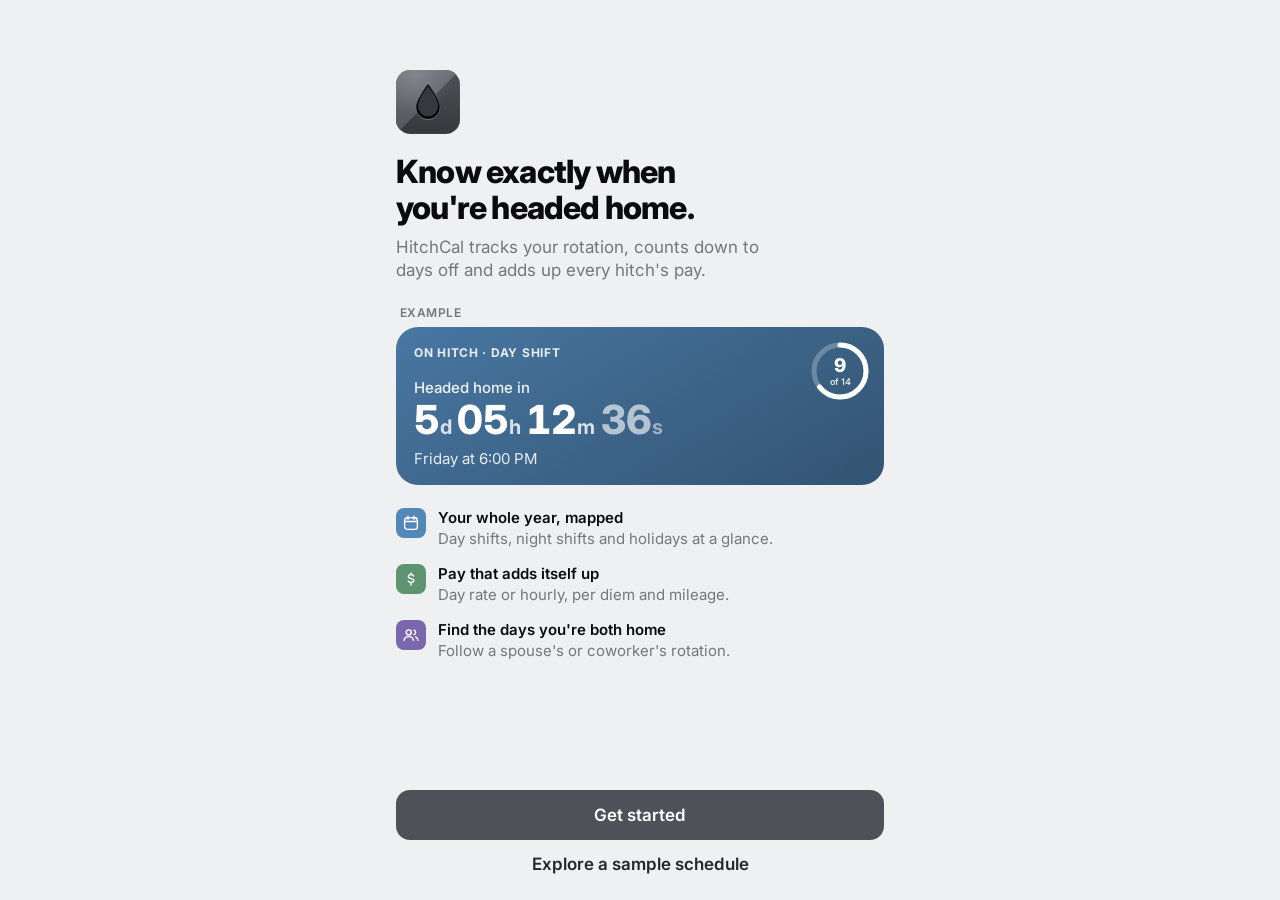
<file: index.html>
<!doctype html>
<html lang="en">
<head>
<meta charset="utf-8">
<meta name="viewport" content="width=device-width, initial-scale=1, viewport-fit=cover">
<title>HitchCal · Rotation schedule and hitch pay</title>
<meta name="description" content="Rotation schedule, countdown to days off and hitch pay for oilfield and rotation workers.">
<meta name="theme-color" content="#EFF0F2" media="(prefers-color-scheme: light)">
<meta name="theme-color" content="#000000" media="(prefers-color-scheme: dark)">
<meta name="apple-mobile-web-app-capable" content="yes">
<meta name="mobile-web-app-capable" content="yes">
<meta name="apple-mobile-web-app-status-bar-style" content="black-translucent">
<meta name="apple-mobile-web-app-title" content="HitchCal">
<meta name="format-detection" content="telephone=no">
<meta property="og:site_name" content="HitchCal">
<meta property="og:title" content="HitchCal: know exactly when you're home">
<meta property="og:description" content="Rotation schedule, countdown to days off and hitch pay for oilfield and rotation workers.">
<meta property="og:type" content="website">
<meta property="og:url" content="https://hvrl3y.github.io/Hitchcal/">
<meta property="og:image" content="https://hvrl3y.github.io/Hitchcal/og-5fd8b512.jpg">
<meta property="og:image:type" content="image/jpeg">
<meta property="og:image:width" content="1200">
<meta property="og:image:height" content="630">
<meta property="og:image:alt" content="The HitchCal icon and the words: know exactly when you're home">
<meta name="twitter:card" content="summary_large_image">
<meta name="twitter:image" content="https://hvrl3y.github.io/Hitchcal/og-5fd8b512.jpg">
<link rel="manifest" href="manifest.webmanifest?v=49ad6caa">
<link rel="icon" href="favicon.svg?v=3c9cde7e" type="image/svg+xml">
<link rel="apple-touch-icon" href="apple-touch-icon.png?v=c868d300">
<link rel="preconnect" href="https://fonts.googleapis.com">
<link rel="preconnect" href="https://fonts.gstatic.com" crossorigin>
<link rel="stylesheet" href="https://fonts.googleapis.com/css2?family=Inter:wght@400;500;600;700;800&display=swap">
<style>
/* Layout: iOS tab-bar app. One hero per screen (the countdown), inset grouped lists under it, a sheet for every edit. */
:root{
  --ts:1;
  color-scheme:light;
  --bg:#EFF0F2; --surface:#FFFFFF; --surface-up:#FFFFFF; --sheet:#EFF0F2; --cell:#FFFFFF;
  --fill:rgba(120,120,128,.12); --fill-2:rgba(120,120,128,.22); --seg-on:#FFFFFF;
  --sep:rgba(60,60,67,.17);
  --label:#0B0B0F; --label-2:rgba(60,60,67,.68); --label-3:rgba(60,60,67,.36);
  --bar:rgba(244,245,247,.84);
  --tint:#4E5157; --tint-text:#24262A; --on-tint:#FFFFFF; --tint-soft:rgba(78,81,87,.13);
  --day:#5287B8; --day-text:#365979; --day-bg:rgba(82,135,184,0.15); --day-cell:rgba(82,135,184,0.34);
  --night:#7B67AD; --night-text:#514472; --night-bg:rgba(123,103,173,0.15); --night-cell:rgba(123,103,173,0.34);
  --home:#5E9470; --home-text:#3E624A; --home-bg:rgba(94,148,112,0.15); --home-cell:rgba(94,148,112,0.34);
  --danger:#FF3B30; --danger-text:#D12A20; --danger-bg:rgba(255,59,48,.12);
  --warn-text:#A85600; --warn-bg:rgba(255,149,0,.17);
  --hero-ink:#FFFFFF; --knob:#FFFFFF;
  --hero-day-a:#4877A2; --hero-day-b:#335472;
  --hero-night-a:#6C5B98; --hero-night-b:#4C406B;
  --hero-home-a:#538263; --hero-home-b:#3A5C45;
  --toast-bg:rgba(28,28,30,.94); --toast-ink:#FFFFFF;
  --scrim:rgba(0,0,0,.36);
  --font:-apple-system,BlinkMacSystemFont,"SF Pro Text","Inter",system-ui,"Segoe UI",Roboto,sans-serif;
  --font-num:ui-rounded,"SF Pro Rounded",-apple-system,BlinkMacSystemFont,"Inter",system-ui,sans-serif;
  --r-card:16px;
  --sat:0px; --sab:0px; --tabh:calc(52px + var(--sab)); --side:0px;
  --ease:cubic-bezier(.32,.72,0,1);
}
@media (prefers-color-scheme: dark){:root:not([data-theme="light"]){color-scheme:dark;--bg:#000000;--surface:#1E1F23;--surface-up:#2C2D31;--sheet:#1E1F23;--cell:#1E1F23;--fill:rgba(120,120,128,.24);--fill-2:rgba(120,120,128,.38);--seg-on:#636366;--sep:rgba(84,84,88,.62);--label:#FFFFFF;--label-2:rgba(235,235,245,.64);--label-3:rgba(235,235,245,.3);--bar:rgba(20,20,22,.8);--tint:#B9BEC6;--tint-text:#D9DCE1;--on-tint:#16171A;--tint-soft:rgba(185,190,198,.18);--day:#5287B8;--day-text:#A5C1DA;--day-bg:rgba(82,135,184,0.3);--day-cell:rgba(82,135,184,0.55);--night:#7B67AD;--night-text:#BAB0D4;--night-bg:rgba(123,103,173,0.3);--night-cell:rgba(123,103,173,0.55);--home:#5E9470;--home-text:#ABC7B5;--home-bg:rgba(94,148,112,0.3);--home-cell:rgba(94,148,112,0.55);--danger:#FF453A;--danger-text:#FF6961;--danger-bg:rgba(255,69,58,.18);--warn-text:#FFB340;--warn-bg:rgba(255,159,10,.2);--toast-bg:rgba(235,235,240,.96);--toast-ink:#000000;--scrim:rgba(0,0,0,.55)}}
:root[data-theme="dark"]{color-scheme:dark;--bg:#000000;--surface:#1E1F23;--surface-up:#2C2D31;--sheet:#1E1F23;--cell:#1E1F23;--fill:rgba(120,120,128,.24);--fill-2:rgba(120,120,128,.38);--seg-on:#636366;--sep:rgba(84,84,88,.62);--label:#FFFFFF;--label-2:rgba(235,235,245,.64);--label-3:rgba(235,235,245,.3);--bar:rgba(20,20,22,.8);--tint:#B9BEC6;--tint-text:#D9DCE1;--on-tint:#16171A;--tint-soft:rgba(185,190,198,.18);--day:#5287B8;--day-text:#A5C1DA;--day-bg:rgba(82,135,184,0.3);--day-cell:rgba(82,135,184,0.55);--night:#7B67AD;--night-text:#BAB0D4;--night-bg:rgba(123,103,173,0.3);--night-cell:rgba(123,103,173,0.55);--home:#5E9470;--home-text:#ABC7B5;--home-bg:rgba(94,148,112,0.3);--home-cell:rgba(94,148,112,0.55);--danger:#FF453A;--danger-text:#FF6961;--danger-bg:rgba(255,69,58,.18);--warn-text:#FFB340;--warn-bg:rgba(255,159,10,.2);--toast-bg:rgba(235,235,240,.96);--toast-ink:#000000;--scrim:rgba(0,0,0,.55)}

*{box-sizing:border-box;-webkit-tap-highlight-color:transparent}
html,body{height:100%}
body{margin:0;background:var(--bg);color:var(--label);font:400 calc(17px*var(--ts))/1.3 var(--font);-webkit-font-smoothing:antialiased;-webkit-text-size-adjust:100%;overflow:hidden;overscroll-behavior:none;-webkit-user-select:none;user-select:none}
button{font:inherit;color:inherit;background:none;border:0;padding:0;margin:0;cursor:pointer;text-align:inherit}
input,textarea{font:inherit;color:inherit;-webkit-user-select:text;user-select:text}
h1,h2,h3,p{margin:0}
svg{display:block}
:focus-visible{outline:2px solid var(--tint);outline-offset:2px}
.sel{-webkit-user-select:text;user-select:text}

/* ── Shell ── */
.app{position:relative;height:100%;overflow:hidden;overflow:clip}
.views{position:absolute;inset:0 0 0 var(--side);overflow:hidden;overflow:clip}
.view{position:absolute;inset:0;display:none;flex-direction:column}
.view.active{display:flex}
.scroll{flex:1;min-height:0;height:100%;overflow-y:auto;overscroll-behavior:contain;-webkit-overflow-scrolling:touch;padding-bottom:calc(var(--tabh) + 32px)}
.wrap{width:100%;max-width:680px;margin:0 auto;padding-left:max(16px,env(safe-area-inset-left,0px));padding-right:max(16px,env(safe-area-inset-right,0px))}

.navbar{position:sticky;top:0;z-index:20;padding-top:var(--sat);border-bottom:.5px solid transparent;transition:background .2s,border-color .2s}
.navbar-in{position:relative;height:44px;display:flex;align-items:center;justify-content:space-between;gap:8px}
.nav-title{position:absolute;left:50%;transform:translateX(-50%);font-weight:600;opacity:0;transition:opacity .2s;pointer-events:none;white-space:nowrap}
.scrolled>.navbar{background:var(--bar);-webkit-backdrop-filter:saturate(180%) blur(20px);backdrop-filter:saturate(180%) blur(20px);border-bottom-color:var(--sep)}
.scrolled .nav-title{opacity:1}
.nav-sp{width:36px;height:36px;flex-shrink:0}
.eyebrow{font-size:calc(13px*var(--ts));font-weight:600;color:var(--label-2);text-transform:uppercase;letter-spacing:.04em}
.lt{font-size:calc(34px*var(--ts));line-height:41px;font-weight:800;letter-spacing:-.022em;margin-bottom:14px;text-wrap:balance}

.tabbar{position:absolute;left:0;right:0;bottom:0;z-index:40;height:var(--tabh);padding:0 env(safe-area-inset-right,0px) var(--sab) env(safe-area-inset-left,0px);display:flex;background:var(--bar);-webkit-backdrop-filter:saturate(180%) blur(20px);backdrop-filter:saturate(180%) blur(20px);border-top:.5px solid var(--sep)}
.tab{flex:1;display:flex;flex-direction:column;align-items:center;justify-content:center;gap:2px;font-size:calc(10px*var(--ts));font-weight:500;color:var(--label-3);transition:transform .15s}
.tab svg{width:25px;height:25px}
.tab.on{color:var(--tint-text);font-weight:600}
.tab:active{transform:scale(.92)}
.brand{display:none;align-items:center;gap:10px;font-weight:800;font-size:calc(20px*var(--ts));letter-spacing:-.02em;padding:6px 12px 22px}
.brand svg{width:30px;height:30px}

/* ── Type & common ── */
.sec-title{font-size:calc(20px*var(--ts));font-weight:700;letter-spacing:-.01em;margin:28px 0 10px;display:flex;align-items:center;justify-content:space-between;gap:12px}
.sec-h{font-size:calc(13px*var(--ts));text-transform:uppercase;letter-spacing:.03em;color:var(--label-2);margin:24px 16px 7px}
.foot{font-size:calc(13px*var(--ts));line-height:1.4;color:var(--label-2);margin:8px 16px 0}
.dim{opacity:.45}
.mut{color:var(--label-2)}
.num{font-variant-numeric:tabular-nums}

.group{background:var(--surface);border-radius:var(--r-card);overflow:hidden}
.row{position:relative;display:flex;align-items:center;gap:12px;min-height:48px;padding:9px 16px;width:100%}
.row+.row::before{content:"";position:absolute;top:0;left:16px;right:0;height:.5px;background:var(--sep)}
.group.ic .row+.row::before{left:58px}
button.row:active,.card-btn:active{background:var(--fill)}
.row .t{flex:1;min-width:0}
.row .t b{display:block;font-weight:500;overflow-wrap:anywhere}
.row .t small{display:block;font-size:calc(13px*var(--ts));line-height:1.35;color:var(--label-2);overflow-wrap:anywhere}
.row .k{flex:1;min-width:34%}
.row .v{color:var(--label-2);flex:0 1 auto;min-width:0;text-align:right;font-variant-numeric:tabular-nums}
.row.red{color:var(--danger-text);justify-content:center;font-weight:500}
.chev{width:8px;height:14px;color:var(--label-3);flex-shrink:0}
.itile{width:30px;height:30px;border-radius:8px;display:grid;place-items:center;color:var(--hero-ink);background:var(--c,var(--tint));flex-shrink:0}
.itile svg{width:18px;height:18px}
.itile.e{background:var(--fill);font-size:calc(17px*var(--ts))}

.chip{display:inline-flex;align-items:center;gap:5px;font-size:calc(12px*var(--ts));font-weight:600;line-height:1;padding:5px 9px;border-radius:99px;white-space:nowrap;flex-shrink:0}
.c-day{background:var(--day-bg);color:var(--day-text)}
.c-night{background:var(--night-bg);color:var(--night-text)}
.c-home{background:var(--home-bg);color:var(--home-text)}
.c-warn{background:var(--warn-bg);color:var(--warn-text)}
.c-danger{background:var(--danger-bg);color:var(--danger-text)}
.c-gray{background:var(--fill);color:var(--label-2)}

.btn{display:flex;align-items:center;justify-content:center;gap:8px;width:100%;min-height:50px;padding:0 18px;border-radius:14px;font-weight:600;text-align:center;transition:transform .12s,opacity .12s}
.btn svg{width:20px;height:20px}
.btn:active{transform:scale(.98);opacity:.75}
.btn.primary{background:var(--tint);color:var(--on-tint)}
.btn.gray{background:var(--fill);color:var(--tint-text)}
.btn.plain{color:var(--tint-text);min-height:44px}
.btn.del{background:var(--danger-bg);color:var(--danger-text);margin-top:20px}
.txt-btn{color:var(--tint-text);min-height:44px;min-width:44px;padding:0 2px;white-space:nowrap}
.txt-btn.strong{font-weight:600;text-align:right}
.txt-btn:active,.icon-btn:active,.pill-btn:active{opacity:.5}
.icon-btn{width:36px;height:36px;border-radius:50%;display:grid;place-items:center;background:var(--fill);color:var(--tint-text);flex-shrink:0}
.icon-btn svg{width:18px;height:18px}
.pill-btn{height:36px;padding:0 14px;border-radius:99px;background:var(--fill);color:var(--tint-text);font-size:calc(15px*var(--ts));font-weight:600;flex-shrink:0}
.avatar{width:36px;height:36px;border-radius:50%;display:grid;place-items:center;background:var(--tint);color:var(--on-tint);font-size:calc(14px*var(--ts));font-weight:700;flex-shrink:0}
.avatar.lg{width:56px;height:56px;font-size:calc(21px*var(--ts))}

.seg{display:flex;background:var(--fill);border-radius:9px;padding:2px}
.seg button{flex:1;min-width:0;height:30px;border-radius:7px;font-size:calc(13px*var(--ts));font-weight:500;text-align:center;padding:0 10px;white-space:nowrap}
.seg button.on{background:var(--seg-on);font-weight:600;box-shadow:0 1px 3px rgba(0,0,0,.14)}
.seg.sm{flex-shrink:0}
.seg.sm button{height:26px;padding:0 12px}
.switch{position:relative;width:51px;height:31px;border-radius:99px;background:var(--fill-2);transition:background .2s;flex-shrink:0}
.switch::after{content:"";position:absolute;top:2px;left:2px;width:27px;height:27px;border-radius:50%;background:var(--knob);box-shadow:0 2px 5px rgba(0,0,0,.25);transition:transform .22s var(--ease)}
.switch.on{background:var(--home)}
.switch.on::after{transform:translateX(20px)}
.stepper{display:flex;align-items:center;height:34px;background:var(--fill);border-radius:9px;flex-shrink:0}
.stepper button{width:40px;height:34px;display:grid;place-items:center;font-size:calc(21px*var(--ts));line-height:1;color:var(--label)}
.stepper button:active{opacity:.4}
.stepper input{width:44px;border:0;background:none;text-align:center;font-weight:600;outline:0;padding:0;font-variant-numeric:tabular-nums;-moz-appearance:textfield;appearance:textfield}
.stepper input::-webkit-outer-spin-button,.stepper input::-webkit-inner-spin-button{-webkit-appearance:none;margin:0}
.chips{display:flex;flex-wrap:wrap;gap:8px;margin-bottom:10px}
.pchip{height:36px;padding:0 14px;border-radius:99px;background:var(--surface);font-size:calc(15px*var(--ts));font-weight:600;font-variant-numeric:tabular-nums;box-shadow:inset 0 0 0 1px var(--sep)}
.pchip.on{background:var(--tint);color:var(--on-tint);box-shadow:none}

.form .row input[type=text]{flex:1.4;min-width:0;border:0;background:none;outline:0;text-align:right;padding:6px 0}
.form .row input[type=date],.form .row input[type=time]{border:0;background:var(--fill);border-radius:8px;padding:6px 10px;font-size:calc(16px*var(--ts));outline:0;max-width:60%;min-height:34px;font-family:var(--font)}
.form .affix{color:var(--label-2);margin-right:-8px}
.form textarea{display:block;width:100%;border:0;background:none;outline:0;resize:none;padding:12px 16px;min-height:84px;line-height:1.4}
.form input::placeholder,.form textarea::placeholder{color:var(--label-3)}
.empty{text-align:center;padding:36px 20px 28px;background:var(--surface);border-radius:var(--r-card)}
.empty .ei{width:56px;height:56px;border-radius:16px;background:var(--tint-soft);color:var(--tint-text);display:grid;place-items:center;margin:0 auto 14px}
.empty .ei svg{width:28px;height:28px}
.empty h3{font-size:calc(20px*var(--ts));font-weight:700}
.empty p{font-size:calc(15px*var(--ts));color:var(--label-2);margin:6px auto 18px;max-width:30ch;line-height:1.4}

/* ── Today ── */
.hero{position:relative;border-radius:22px;padding:18px 18px 16px;color:var(--hero-ink);background:linear-gradient(150deg,var(--h1),var(--h2));overflow:hidden}
.hero.day{--h1:var(--hero-day-a);--h2:var(--hero-day-b)}
.hero.night{--h1:var(--hero-night-a);--h2:var(--hero-night-b)}
.hero.home{--h1:var(--hero-home-a);--h2:var(--hero-home-b)}
.hero .lab{font-size:calc(12px*var(--ts));font-weight:700;letter-spacing:.06em;text-transform:uppercase;opacity:.88;padding-right:72px}
.hero .lead{font-size:calc(15px*var(--ts));font-weight:500;opacity:.92;margin-top:18px}
.hero .sub{font-size:calc(15px*var(--ts));opacity:.88;margin-top:8px}
.cd{font:800 clamp(27px,9.4vw,40px)/1.08 var(--font-num);font-variant-numeric:tabular-nums;letter-spacing:-.02em;white-space:nowrap}
.cd .u{font-size:.5em;font-weight:700;opacity:.8;margin:0 .3em 0 .05em}
.cd .s{opacity:.62}
.ring{position:absolute;top:14px;right:14px;width:60px;height:60px}
.ring svg{width:60px;height:60px;transform:rotate(-90deg)}
.ring circle{fill:none;stroke-width:5;stroke-linecap:round}
.ring .tr{stroke:currentColor;opacity:.25}
.ring .ar{stroke:currentColor;transition:stroke-dashoffset 1s linear}
.ring .mid{position:absolute;inset:0;display:flex;flex-direction:column;align-items:center;justify-content:center;line-height:1}
.ring .mid b{font:800 calc(19px*var(--ts))/1 var(--font-num);font-variant-numeric:tabular-nums}
.ring .mid small{font-size:calc(9px*var(--ts));font-weight:600;opacity:.85;margin-top:2px}
.banner{display:flex;align-items:center;gap:12px;width:100%;background:var(--tint-soft);border-radius:var(--r-card);padding:12px 14px;margin-bottom:12px;font-size:calc(15px*var(--ts));line-height:1.35}
.banner b{color:var(--tint-text);font-weight:600;white-space:nowrap}
.banner span{flex:1;min-width:0}
.twoweek .dow{padding-top:0}
.tw-grid{display:grid;grid-template-columns:repeat(7,minmax(0,1fr));gap:3px}
.tw-grid .cell{aspect-ratio:1}
.tw-grid .cell .bar{height:5px;bottom:calc(3px + var(--i) * 7px)}
.tw-grid .cell .bar span{display:none}
.tw-grid .cell .em{position:absolute;top:6px;right:4px;font-size:calc(13px*var(--ts));padding:0}
.tw-grid .cell .ce{top:auto;bottom:5px}
.dchip{display:flex;flex-direction:column;align-items:center;gap:5px;font-size:calc(11px*var(--ts));font-weight:600;color:var(--label-2)}
.dchip b{width:34px;height:34px;max-width:100%;border-radius:50%;display:grid;place-items:center;font-size:calc(15px*var(--ts));font-weight:600;color:var(--label);background:var(--fill);font-variant-numeric:tabular-nums}
.dchip.d b{background:var(--day);color:var(--hero-ink)}
.dchip.n b{background:var(--night);color:var(--hero-ink)}
.dchip.now b{box-shadow:0 0 0 2px var(--surface),0 0 0 4px var(--tint)}
.dchip:active b{transform:scale(.9)}
.legend{display:flex;flex-wrap:wrap;gap:6px 14px;font-size:calc(12px*var(--ts));color:var(--label-2);margin:8px 16px 0}
.legend i{display:inline-block;width:9px;height:9px;border-radius:50%;margin-right:5px;vertical-align:-1px}
.card-btn{display:block;width:100%;background:var(--surface);border-radius:var(--r-card);padding:14px 16px}
.pay-line{display:flex;align-items:baseline;justify-content:space-between;gap:10px}
.pay-line .big{font:800 calc(28px*var(--ts))/1.1 var(--font-num);font-variant-numeric:tabular-nums;letter-spacing:-.02em}
.pay-line+.cap{margin-top:6px}
.track{height:8px;border-radius:99px;background:var(--fill);overflow:hidden;margin:10px 0 8px}
.track i{display:block;height:100%;border-radius:inherit;background:var(--tint)}
.cap{font-size:calc(13px*var(--ts));color:var(--label-2);display:flex;justify-content:space-between;gap:10px}

/* ── Calendar ── */
.cal-wrap{height:100%;max-width:1040px;display:flex;flex-direction:column;padding-block:calc(var(--sat) + 4px) calc(var(--tabh) + 8px)}
.cal-top{display:flex;align-items:center;justify-content:space-between;gap:8px;min-height:44px}
.cal-title{font-size:calc(26px*var(--ts));line-height:1.15;font-weight:800;letter-spacing:-.022em;min-width:0}
.cal-title span{font-size:calc(17px*var(--ts));font-weight:500;color:var(--label-2);letter-spacing:0}
.cal-ctl{display:flex;align-items:center;gap:6px;flex-shrink:0}
.cal-wrap>.seg{margin-top:8px;flex-shrink:0}
.strip{display:flex;align-items:center;gap:8px;width:100%;margin-top:8px;padding:9px 12px;border-radius:12px;background:var(--surface);font-size:calc(14px*var(--ts));font-weight:600;flex-shrink:0}
.strip .dot{width:8px;height:8px;border-radius:50%;background:var(--c);flex-shrink:0}
.strip .t{flex:1;min-width:0}
.strip .r{color:var(--label-2);font-variant-numeric:tabular-nums;white-space:nowrap}
.dow{display:grid;grid-template-columns:repeat(7,minmax(0,1fr));gap:3px;font-size:calc(11px*var(--ts));font-weight:600;color:var(--label-2);text-align:center;padding:10px 0 5px;flex-shrink:0}
.cal-main{flex:1;min-height:0;display:flex;flex-direction:column;position:relative}
.month{flex:1;min-height:0;display:grid;grid-template-columns:repeat(7,minmax(0,1fr));grid-auto-rows:minmax(0,1fr);gap:3px;touch-action:pan-y;overflow:hidden}
.month.go-l{animation:goL .3s var(--ease)}
.month.go-r{animation:goR .3s var(--ease)}
@keyframes goL{from{transform:translateX(28px);opacity:.25}}
@keyframes goR{from{transform:translateX(-28px);opacity:.25}}
.cell{position:relative;border-radius:10px;padding:4px;display:flex;flex-direction:column;align-items:flex-start;gap:1px;min-width:0;--c:transparent;--a:0%;--b:100%}
.cell .bgl{position:absolute;inset:0;border-radius:inherit;overflow:hidden;background:linear-gradient(90deg,transparent 0 var(--a),var(--c) var(--a) var(--b),transparent var(--b) 100%),var(--cell)}
.cell.d{--c:var(--day-cell)}
.cell.n{--c:var(--night-cell)}
.cell.out{opacity:.38}
.cell:active .bgl{filter:brightness(.93)}
.cell:focus-visible{outline-offset:-2px}
.cell .hl{position:relative;z-index:1;max-width:100%;overflow:hidden;text-overflow:ellipsis;white-space:nowrap;font-size:calc(7.5px*var(--ts));line-height:12px;font-weight:800;padding:0 3px;margin-top:1px;border-radius:999px;background:var(--hol);color:var(--hol-ink)}
.cell .dn{position:relative;z-index:1;width:26px;height:26px;border-radius:50%;display:grid;place-items:center;font-size:calc(15px*var(--ts));font-weight:600;font-variant-numeric:tabular-nums}
.cell.d.full .dn,.cell.d.lead .dn{color:var(--day-text)}
.cell.n.full .dn,.cell.n.lead .dn{color:var(--night-text)}
.month .cell.now .dn,.tw-grid .cell.now .dn{background:var(--tint);color:var(--on-tint);font-weight:700}
.cell .em{position:relative;z-index:1;font-size:calc(15px*var(--ts));line-height:1.1;padding-left:3px}
.cell .nd{position:relative;z-index:1;width:6px;height:6px;border-radius:50%;background:var(--tint);margin:2px 0 0 10px}
.cell .ce{position:absolute;top:6px;right:5px;z-index:1;width:14px;height:14px;color:var(--danger)}
.cell .bar{position:absolute;left:-2px;right:-2px;bottom:calc(3px + var(--i) * 12px);height:10px;background:var(--rc);z-index:2;pointer-events:none}
.cell .bar.s{left:3px;border-radius:5px 0 0 5px;z-index:3}
.cell .bar.e{right:3px;border-radius:0 5px 5px 0}
.cell .bar.s.e{border-radius:5px}
.cell .bar.nm{z-index:3}
.cell .bar span{display:block;padding-left:4px;font-size:calc(7.5px*var(--ts));line-height:10px;font-weight:800;letter-spacing:.04em;text-transform:uppercase;white-space:nowrap;color:var(--ri)}
.cal-scroll{flex:1;min-height:0;overflow-y:auto;overscroll-behavior:contain;-webkit-overflow-scrolling:touch;margin-top:10px;padding-bottom:12px}
.year{display:grid;grid-template-columns:repeat(3,minmax(0,1fr));gap:18px 12px;align-items:start}
.mini{display:block;width:100%;border-radius:10px;padding:2px}
.mini:active{background:var(--fill)}
.mini-name{display:block;font-size:calc(17px*var(--ts));font-weight:700;margin-bottom:5px;letter-spacing:-.01em}
.mini-name.cur{color:var(--tint-text)}
.mini-grid{display:grid;grid-template-columns:repeat(7,minmax(0,1fr));gap:1.5px}
.mini-grid i{font-style:normal;font-size:calc(8.5px*var(--ts));aspect-ratio:1;display:grid;place-items:center;border-radius:3px;color:var(--label-2);font-variant-numeric:tabular-nums}
.mini-grid i.d{background:var(--day-cell);color:var(--day-text);font-weight:600}
.mini-grid i.n{background:var(--night-cell);color:var(--night-text);font-weight:600}
.mini-grid i.t{background:var(--tint);color:var(--on-tint);font-weight:700}
.ag-month{font-size:calc(20px*var(--ts));font-weight:700;margin:20px 0 8px;letter-spacing:-.01em}
.ag-month:first-child{margin-top:2px}
.ag-row{align-items:flex-start}
.ag-date{width:38px;flex-shrink:0;text-align:center;line-height:1.1;padding-top:2px}
.ag-date small{display:block;font-size:calc(11px*var(--ts));font-weight:600;color:var(--label-2);text-transform:uppercase}
.ag-date b{font-size:calc(20px*var(--ts));font-weight:600;font-variant-numeric:tabular-nums}
.ag-row.now .ag-date b{color:var(--tint-text)}
.ag-ev{flex:1;min-width:0;display:flex;flex-direction:column;gap:3px;font-size:calc(15px*var(--ts));line-height:1.35;padding:2px 0}
.ag-ev div{display:flex;gap:8px;align-items:baseline;overflow-wrap:anywhere}
.ag-ev i{width:8px;height:8px;border-radius:50%;background:var(--c,var(--label-3));flex-shrink:0}

/* ── Pay / Crew / More ── */
.tiles{display:grid;grid-template-columns:repeat(2,minmax(0,1fr));gap:10px}
.tile{background:var(--surface);border-radius:var(--r-card);padding:13px 14px;min-width:0}
.tile small{display:block;font-size:calc(13px*var(--ts));color:var(--label-2)}
.tile b{display:block;font:700 min(calc(22px*var(--ts)),5.6vw)/1.2 var(--font-num);white-space:nowrap;overflow:hidden;text-overflow:ellipsis;font-variant-numeric:tabular-nums;letter-spacing:-.01em;margin-top:2px}
.tile span{display:block;font-size:calc(12px*var(--ts));color:var(--label-2);margin-top:2px}
.pcard{background:var(--surface);border-radius:var(--r-card);padding:16px}
.pcard .big{font:800 clamp(32px,10vw,42px)/1.1 var(--font-num);font-variant-numeric:tabular-nums;letter-spacing:-.025em}
.me{display:flex;align-items:center;gap:14px}
.me .t{flex:1;min-width:0}
.me .t b{display:block;font-size:calc(20px*var(--ts));font-weight:700;letter-spacing:-.01em;overflow-wrap:anywhere}
.me .t small{display:block;font-size:calc(14px*var(--ts));color:var(--label-2);line-height:1.35}
.pcard .btn{margin-top:14px}
.rc{display:block;width:100%;background:var(--surface);border-radius:var(--r-card);padding:14px 16px}
.rc+.rc{margin-top:10px}
.rc-h{display:flex;align-items:center;gap:10px}
.rc-h .sw{width:12px;height:12px;border-radius:50%;background:var(--rc);flex-shrink:0}
.rc-h b{flex:1;min-width:0;font-weight:600;overflow-wrap:anywhere}
.rc-sub{font-size:calc(13px*var(--ts));color:var(--label-2);margin:2px 0 0 22px}
.rc-l{margin-top:10px;border-top:.5px solid var(--sep);padding-top:8px}
.rc-l h4{margin:0 0 2px;font-size:calc(12px*var(--ts));font-weight:600;color:var(--label-2);text-transform:uppercase;letter-spacing:.03em}
.rc-l div{display:flex;justify-content:space-between;gap:10px;font-size:calc(15px*var(--ts));padding:4px 0}
.rc-l div span:last-child{color:var(--home-text);font-weight:600;white-space:nowrap}
.swatches{display:flex;gap:10px;flex-wrap:wrap;padding:12px 16px}
.swatch{width:34px;height:34px;border-radius:50%;background:var(--rc)}
.swatch.on{box-shadow:0 0 0 3px var(--surface),0 0 0 5px var(--rc)}
.emojis{display:flex;gap:4px;overflow-x:auto;padding:10px 12px;border-bottom:.5px solid var(--sep);scrollbar-width:none}
.emojis::-webkit-scrollbar{display:none}
.emo{width:38px;height:38px;border-radius:10px;font-size:calc(20px*var(--ts));display:grid;place-items:center;flex-shrink:0;color:var(--label-2)}
.emo.on{background:var(--tint-soft);box-shadow:inset 0 0 0 1.5px var(--tint)}
.dstat{display:flex;align-items:center;gap:12px;border-radius:var(--r-card);padding:14px;background:var(--c-bg);color:var(--c-tx)}
.dstat svg{width:26px;height:26px;flex-shrink:0}
.dstat b{display:block;font-size:calc(17px*var(--ts));font-weight:700}
.dstat small{display:block;font-size:calc(14px*var(--ts));line-height:1.35;opacity:.9}
.dstat.d{--c-bg:var(--day-bg);--c-tx:var(--day-text)}
.dstat.n{--c-bg:var(--night-bg);--c-tx:var(--night-text)}
.dstat.h{--c-bg:var(--home-bg);--c-tx:var(--home-text)}
.code{display:block;width:100%;background:var(--surface);border-radius:12px;padding:12px 14px;font:13px/1.45 ui-monospace,SFMono-Regular,Menlo,Consolas,monospace;overflow-wrap:anywhere;white-space:pre-wrap;max-height:220px;overflow-y:auto;margin-bottom:12px;border:0;outline:0;resize:none;color:var(--label)}
.about{text-align:center;font-size:calc(13px*var(--ts));color:var(--label-2);margin-top:26px;line-height:1.5}

.avatar{overflow:hidden;background:var(--av,var(--tint));color:var(--avi,var(--on-tint))}
.avatar svg{width:100%;height:100%}
.avatar img{width:100%;height:100%;object-fit:cover}
.avatar.sm{width:30px;height:30px;font-size:calc(11px*var(--ts));box-shadow:0 0 0 2px var(--surface),0 0 0 4px var(--av,transparent);margin:0 3px}
.rc-h+.rc-sub{margin-left:38px}
.avpick{display:grid;grid-template-columns:repeat(auto-fill,minmax(54px,1fr));gap:14px 8px;padding:14px 12px}
.avopt{width:54px;height:54px;border-radius:50%;background:var(--fill);color:var(--label);display:grid;place-items:center;justify-self:center;overflow:hidden;font-size:calc(14px*var(--ts));font-weight:700}
.avopt svg{width:26px;height:26px}
.avi{display:block;width:100%;height:100%;object-fit:cover}
.avopt img{width:100%;height:100%;object-fit:cover}
.avopt.on{background:var(--tint);color:var(--on-tint);box-shadow:0 0 0 3px var(--surface),0 0 0 5px var(--tint)}
.avopt:active{transform:scale(.92)}
.avgrp{grid-column:1/-1;font-size:calc(12px*var(--ts));font-weight:600;text-transform:uppercase;letter-spacing:.04em;color:var(--label-2);margin:2px 4px -4px}
.avgrp.avcap{text-transform:none;letter-spacing:0;font-size:calc(15px*var(--ts));color:var(--label);text-align:center;margin:4px 0 0}

.themes{display:grid;grid-template-columns:repeat(3,minmax(0,1fr));gap:8px}
.theme-btn{background:var(--surface);border-radius:12px;padding:9px 10px;display:flex;flex-direction:column;gap:6px;min-width:0}
.theme-btn b{font-weight:600;font-size:calc(14px*var(--ts));white-space:nowrap;overflow:hidden;text-overflow:ellipsis}
.theme-btn span{gap:3px}.theme-btn span i{width:12px;height:12px}
.theme-btn span,.cdots{display:flex;gap:5px;flex-shrink:0}
.theme-btn i,.cdots i{width:18px;height:18px;border-radius:50%}
.cdots i{width:14px;height:14px}
.theme-btn.on{box-shadow:0 0 0 2px var(--tint)}
.cswatches{display:grid;grid-template-columns:repeat(auto-fill,minmax(36px,1fr));gap:12px 8px;padding:14px 12px}
.cs{position:relative;width:32px;height:32px;border-radius:50%;background:var(--rc);justify-self:center;display:block;cursor:pointer}
.cs.on{box-shadow:0 0 0 3px var(--surface),0 0 0 5px var(--rc)}
.cs.custom{background:conic-gradient(#FF3B30,#FF9F0A,#34C759,#0E9F8E,#007AFF,#A855F7,#E8508C,#FF3B30)}
.cs.custom.on{background:var(--rc)}
.cs.custom input{position:absolute;inset:0;width:100%;height:100%;opacity:0;cursor:pointer;padding:0;border:0}

.btn-row{display:grid;grid-template-columns:repeat(2,minmax(0,1fr));gap:10px;margin-top:12px}
.pcard .btn-row .btn{margin-top:0}
.family{position:absolute;inset:0;overflow-y:auto;overscroll-behavior:contain;-webkit-overflow-scrolling:touch;background:var(--bg);padding-bottom:calc(var(--sab) + 36px)}
.fam-wrap{max-width:560px;padding-top:calc(var(--sat) + 22px)}
.fam-bar+.fam-wrap{padding-top:18px}
.fam-bar{position:sticky;top:0;z-index:5;padding-top:var(--sat);background:var(--bar);-webkit-backdrop-filter:saturate(180%) blur(20px);backdrop-filter:saturate(180%) blur(20px);border-bottom:.5px solid var(--sep)}
.fam-bar-in{max-width:560px;display:flex;align-items:center;gap:12px;min-height:56px}
.fam-bar-in .t{flex:1;min-width:0}
.fam-bar-in .t b{display:block;font-size:calc(15px*var(--ts))}
.fam-bar-in .t small{display:block;font-size:calc(13px*var(--ts));color:var(--label-2)}
.fam-head{display:flex;align-items:center;gap:14px;margin-bottom:16px}
.fam-h1{font-size:calc(30px*var(--ts));line-height:1.15;font-weight:800;letter-spacing:-.022em;text-wrap:balance}
.fam-dot{width:12px;height:12px;border-radius:50%;flex-shrink:0}
.fam-cal{display:grid;grid-template-columns:repeat(7,minmax(0,1fr));gap:4px;background:var(--surface);border-radius:var(--r-card);padding:12px 10px}
.fam-cal small{font-size:calc(11px*var(--ts));font-weight:600;color:var(--label-2);text-align:center;padding-bottom:4px}
.fc{position:relative;aspect-ratio:1;border-radius:8px;display:grid;place-items:center;font-size:calc(15px*var(--ts));font-variant-numeric:tabular-nums;--c:transparent;--a:0%;--b:0%;background:linear-gradient(90deg,transparent 0 var(--a),var(--c) var(--a) var(--b),transparent var(--b) 100%),var(--fill)}
.fc.d{--c:color-mix(in srgb,var(--day) 42%,transparent)}
.fc.n{--c:color-mix(in srgb,var(--night) 46%,transparent)}
.fc b{font-weight:500}
.fc.full b{font-weight:700}
.fc.now b{width:28px;height:28px;border-radius:50%;display:grid;place-items:center;background:var(--tint);color:var(--on-tint);font-weight:700}
.fc .hd{position:absolute;bottom:4px;left:50%;width:5px;height:5px;margin-left:-2.5px;border-radius:50%;background:var(--danger)}
.fam-cta{margin-top:22px;text-decoration:none}
.sec-title .cal-ctl .icon-btn{width:32px;height:32px}

/* ── Push page ── */
.page{position:absolute;inset:0;z-index:30;background:var(--bg);transform:translateX(100%);visibility:hidden;transition:transform .4s var(--ease),visibility 0s .4s}
.page.open{transform:none;visibility:visible;transition:transform .4s var(--ease),visibility 0s}
.back-btn{display:flex;align-items:center;gap:5px;color:var(--tint-text);min-height:44px;padding-right:8px}
.back-btn svg{width:11px;height:19px}

/* ── Sheets, alerts, toast ── */
.sheet-wrap,.alert-wrap{position:absolute;inset:0;z-index:60}
.alert-wrap{z-index:70}
.backdrop{position:absolute;inset:0;background:var(--scrim);opacity:0;transition:opacity .3s}
.open>.backdrop{opacity:1}
.sheet{--surface:var(--surface-up);position:absolute;left:0;right:0;bottom:0;max-height:calc(100% - var(--sat) - 20px);display:flex;flex-direction:column;background:var(--sheet);border-radius:16px 16px 0 0;transform:translateY(102%);transition:transform .42s var(--ease);padding-bottom:var(--sab);box-shadow:0 -8px 40px rgba(0,0,0,.18)}
.open>.sheet{transform:none}
.grab{flex-shrink:0;height:18px;display:grid;place-items:center;touch-action:none;cursor:grab}
.grab::after{content:"";width:36px;height:5px;border-radius:99px;background:var(--label-3)}
.sheet-head{flex-shrink:0;display:grid;grid-template-columns:minmax(64px,1fr) auto minmax(64px,1fr);align-items:center;gap:8px;padding:0 max(16px,env(safe-area-inset-right,0px)) 6px max(16px,env(safe-area-inset-left,0px));touch-action:none}
.sheet-title{font-weight:600;text-align:center;min-width:0;overflow-wrap:anywhere}
.sheet-head .strong{justify-self:end}
.sheet-body{flex:1;min-height:0;overflow-y:auto;overscroll-behavior:contain;padding:6px max(16px,env(safe-area-inset-right,0px)) 28px max(16px,env(safe-area-inset-left,0px))}
.sheet-body>.sec-h:first-child{margin-top:8px}
.asheet{position:absolute;left:8px;right:8px;bottom:calc(8px + var(--sab));max-width:420px;margin:0 auto;transform:translateY(120%);transition:transform .36s var(--ease)}
.open>.asheet{transform:none}
.as-box{background:var(--surface-up);border-radius:14px;overflow:hidden;text-align:center}
.as-msg{padding:14px 18px;border-bottom:.5px solid var(--sep)}
.as-msg b{display:block;font-size:calc(13px*var(--ts));font-weight:600;color:var(--label-2)}
.as-msg span{display:block;font-size:calc(13px*var(--ts));color:var(--label-2);margin-top:3px;line-height:1.4}
.as-btn{display:block;width:100%;min-height:56px;font-size:calc(20px*var(--ts));text-align:center;color:var(--tint-text)}
.as-btn.red{color:var(--danger-text)}
.as-btn.cancel{font-weight:600;background:var(--surface-up);border-radius:14px;margin-top:8px}
.as-btn:active{background:var(--fill)}
.toast{position:absolute;left:50%;bottom:calc(var(--tabh) + 18px);z-index:90;max-width:calc(100% - 32px);transform:translate(-50%,16px);opacity:0;background:var(--toast-bg);color:var(--toast-ink);font-size:calc(15px*var(--ts));font-weight:500;padding:10px 18px;border-radius:99px;transition:opacity .25s,transform .25s;pointer-events:none;text-align:center}
.toast.show{opacity:1;transform:translate(-50%,0)}

/* ── Onboarding ── */
.onboard{position:absolute;inset:0;z-index:100;background:var(--bg);display:flex;flex-direction:column;padding-top:var(--sat);padding-bottom:var(--sab)}
.ob-top{display:flex;align-items:center;justify-content:space-between;min-height:44px;flex-shrink:0}
.ob-top .txt-btn{min-width:64px}
.dots{display:flex;gap:6px}
.dots i{width:7px;height:7px;border-radius:50%;background:var(--fill-2);transition:background .2s,width .2s}
.dots i.on{background:var(--tint);width:20px;border-radius:99px}
.ob-body{flex:1;min-height:0;overflow-y:auto;padding-bottom:12px}
.ob-step{padding-top:8px;animation:obIn .4s var(--ease)}
@keyframes obIn{from{opacity:0;transform:translateX(18px)}}
.ob-step h1{font-size:calc(32px*var(--ts));line-height:1.12;font-weight:800;letter-spacing:-.025em;text-wrap:balance}
.ob-step .lede{font-size:calc(17px*var(--ts));line-height:1.4;color:var(--label-2);margin:10px 0 22px;max-width:34ch}
.ob-mark{width:64px;height:64px;margin:18px 0 20px}
.ob-eg{margin-top:4px}
.ob-eg-tag{font-size:calc(12px*var(--ts));font-weight:600;color:var(--label-2);text-transform:uppercase;letter-spacing:.04em;margin:0 4px 6px}
.ob-pts{display:flex;flex-direction:column;gap:14px;margin-top:22px}
.ob-pts div{display:flex;gap:12px;align-items:flex-start;font-size:calc(15px*var(--ts));line-height:1.4}
.ob-pts .itile{margin-top:1px}
.ob-pts b{display:block;font-weight:600}
.ob-pts span span{color:var(--label-2)}
.ob-foot{flex-shrink:0;padding-top:10px;padding-bottom:14px;display:flex;flex-direction:column;gap:2px}
.prev{display:grid;grid-template-columns:repeat(7,minmax(0,1fr));gap:3px;background:var(--surface);border-radius:var(--r-card);padding:12px 10px}
.prev small{font-size:calc(10px*var(--ts));font-weight:600;color:var(--label-2);text-align:center;padding-bottom:3px}
.prev i{font-style:normal;aspect-ratio:1.25;display:grid;place-items:center;border-radius:7px;font-size:calc(13px*var(--ts));font-weight:600;font-variant-numeric:tabular-nums;color:var(--label-2);background:var(--fill)}
.prev i.d{background:var(--day);color:var(--hero-ink)}
.prev i.n{background:var(--night);color:var(--hero-ink)}
.prev i.st{box-shadow:0 0 0 2px var(--surface),0 0 0 4px var(--tint)}
.ob-sum{font-size:calc(15px*var(--ts));line-height:1.4;color:var(--label-2);margin:12px 4px 0}
.ob-sum b{color:var(--label);font-weight:600}

/* ── Wider screens: tab bar becomes a sidebar, sheets become dialogs ── */
@media (min-width:900px){
  :root{--tabh:0px;--side:232px}
  .tabbar{top:0;right:auto;width:var(--side);height:auto;flex-direction:column;justify-content:flex-start;gap:2px;padding:calc(var(--sat) + 20px) 12px 20px;border-top:0;border-right:.5px solid var(--sep);background:var(--surface);-webkit-backdrop-filter:none;backdrop-filter:none}
  .brand{display:flex}
  .tab{flex:none;flex-direction:row;justify-content:flex-start;gap:12px;height:44px;padding:0 12px;border-radius:10px;font-size:calc(15px*var(--ts));font-weight:500;color:var(--label)}
  .tab svg{width:22px;height:22px;color:var(--label-2)}
  .tab.on{background:var(--tint-soft);font-weight:600}
  .tab.on svg{color:var(--tint-text)}
  .tab:active{transform:none}
  .scroll{padding-bottom:48px}
  .cal-wrap{padding-block:16px 20px}
  .cell{border-radius:12px;padding:6px}
  .year{grid-template-columns:repeat(4,minmax(0,1fr));gap:26px 22px}
  .mini-grid i{font-size:calc(11px*var(--ts))}
  .toast{bottom:28px}
  .onboard .wrap{max-width:520px}
}
@media (min-width:700px){
  .sheet{left:50%;right:auto;bottom:auto;top:50%;width:min(540px,calc(100% - 32px));max-height:min(86%,760px);border-radius:18px;padding-bottom:0;transform:translate(-50%,-46%);opacity:0;transition:transform .3s var(--ease),opacity .2s}
  .open>.sheet{transform:translate(-50%,-50%);opacity:1}
  .grab{height:14px;cursor:default}
  .grab::after{display:none}
}
@media (prefers-reduced-motion:reduce){*{animation:none!important;transition-duration:.01ms!important}}

/* Insights: compact holiday tiles */
.hol-grid{display:grid;grid-template-columns:1fr 1fr;gap:8px}
.hol{display:grid;grid-template-columns:auto minmax(0,1fr);column-gap:10px;align-items:center;text-align:left;background:var(--surface);border-radius:12px;padding:9px 11px;min-width:0;color:var(--label)}
.hol b{display:block;font-size:calc(14px*var(--ts));font-weight:600;line-height:1.25}
.hol small{display:block;font-size:calc(12px*var(--ts));color:var(--label-2);margin-top:2px;white-space:nowrap;overflow:hidden;text-overflow:ellipsis}
.hol.off{box-shadow:inset 3px 0 0 var(--home)}
.hol.off small{color:var(--home-text)}

/* Color picker with live preview */
.pk{padding:0 2px 12px}
.pk-prev{background:var(--surface);border-radius:var(--r-card);padding:14px;display:grid;gap:10px;margin:0 0 12px}
.pv-row{display:grid;grid-template-columns:repeat(7,1fr);gap:5px}
.pv-cell{position:relative;height:46px;border-radius:9px;padding:5px 6px;display:flex;flex-direction:column;justify-content:space-between;align-items:flex-start;overflow:hidden;min-width:0}
.pv-cell b{font-size:calc(13px*var(--ts));font-weight:600;color:var(--label)}
.pv-bar{display:block;height:6px;border-radius:3px;margin:0 -6px -5px;width:calc(100% + 12px)}
.pv-hol{font-size:calc(8px*var(--ts));font-weight:800;border-radius:999px;padding:1px 4px;white-space:nowrap;align-self:flex-start}
.pv-today{position:absolute;right:4px;top:4px;width:20px;height:20px;border-radius:50%;display:grid;place-items:center;font-size:calc(11px*var(--ts));font-weight:700}
.pv-note{font-size:calc(14px*var(--ts));font-weight:600}
.pv-hero{border-radius:14px;padding:12px 14px;color:#fff;font-weight:700;font-size:calc(15px*var(--ts))}
.pv-btns{display:flex;gap:8px}
.pv-btn{border-radius:999px;padding:7px 14px;font-size:calc(14px*var(--ts));font-weight:600}
.pk-hex{display:flex;align-items:center;gap:10px;margin:0 2px 10px;font-size:calc(15px*var(--ts))}
.pk-sw{width:26px;height:26px;border-radius:50%;box-shadow:inset 0 0 0 1px rgba(0,0,0,.15)}
.pk-sl{display:grid;gap:6px;margin:0 2px 14px;font-size:calc(13px*var(--ts));color:var(--label-2)}
.pk-r{-webkit-appearance:none;appearance:none;width:100%;height:28px;border-radius:14px;margin:0;outline:none}
.pk-r.hue{background:linear-gradient(to right,#f00,#ff0,#0f0,#0ff,#00f,#f0f,#f00)}
.pk-r::-webkit-slider-thumb{-webkit-appearance:none;appearance:none;width:28px;height:28px;border-radius:50%;background:#fff;box-shadow:0 1px 4px rgba(0,0,0,.35)}
.pk-r::-moz-range-thumb{width:28px;height:28px;border-radius:50%;background:#fff;border:0;box-shadow:0 1px 4px rgba(0,0,0,.35)}
.pk-btns{display:grid;grid-template-columns:1fr 2fr;gap:8px}
.pk-btns .btn{margin:0}

/* Compact color rows: one line of swatches per color, scrolls sideways */
.crow{padding:11px 0 10px}
.crow+.crow{box-shadow:inset 0 .5px 0 var(--sep)}
.crow-h{display:flex;justify-content:space-between;align-items:center;padding:0 16px;font-size:calc(15px*var(--ts));margin-bottom:6px}
.cnow{width:14px;height:14px;border-radius:50%;box-shadow:inset 0 0 0 1px rgba(0,0,0,.12)}
.cline{display:flex;align-items:center;gap:10px;overflow-x:auto;padding:5px 16px;scrollbar-width:none;-webkit-overflow-scrolling:touch}
.cline::-webkit-scrollbar{display:none}
.cline .cs{width:30px;height:30px;flex:0 0 30px;justify-self:auto}
.cdiv{flex:0 0 1px;height:22px;background:var(--sep)}

/* Text size: every font size multiplies by --ts */
:root[data-ts="l"]{--ts:1.12}
:root[data-ts="xl"]{--ts:1.24}
.seg .ts1{font-size:13px}.seg .ts2{font-size:16px}.seg .ts3{font-size:19px;line-height:1}
.seg .ts1,.seg .ts2,.seg .ts3{font-weight:700}

/* Reduce motion: the app setting, or the phone's own setting */
@media (prefers-reduced-motion:reduce){*,*::before,*::after{animation-duration:.01ms!important;animation-iteration-count:1!important;transition-duration:.01ms!important;scroll-behavior:auto!important}}
:root[data-rm] *,:root[data-rm] *::before,:root[data-rm] *::after{animation-duration:.01ms!important;animation-iteration-count:1!important;transition-duration:.01ms!important;scroll-behavior:auto!important}
:root[data-outline] *{outline:1px solid rgba(255,59,48,.35)}

/* About line doubles as the developer-menu switch */
button.about{display:block;width:100%;background:none;border:0;padding:6px 0;font-family:inherit;color:var(--label-2);cursor:default}
.tick{color:var(--tint-text);font-weight:700;margin-left:auto;padding-left:8px}

/* What's new, FAQ, legal, diagnostics */
.wn-v{font-size:calc(13px*var(--ts));color:var(--label-2);margin:2px 4px 12px}
.wn{display:grid;gap:16px;padding:0 4px 8px}
.wn-i{display:flex;gap:12px;align-items:flex-start}
.wn-ic{flex:0 0 32px;height:32px;border-radius:9px;display:grid;place-items:center;background:var(--hol);color:var(--hol-ink)}
.wn-ic svg{width:18px;height:18px}
.wn-i b{font-size:calc(16px*var(--ts))}.wn-i p{margin:2px 0 0;color:var(--label-2);font-size:calc(14px*var(--ts));line-height:1.4}
.faq{background:var(--surface);border-radius:var(--r-card);overflow:hidden}
.faq details{padding:0 16px}.faq details+details{box-shadow:inset 0 .5px 0 var(--sep)}
.faq summary{list-style:none;cursor:pointer;padding:14px 22px 14px 0;font-size:calc(16px*var(--ts));font-weight:600;position:relative}
.faq summary::-webkit-details-marker{display:none}
.faq summary::after{content:'+';position:absolute;right:0;top:12px;font-size:calc(20px*var(--ts));font-weight:400;color:var(--label-3)}
.faq details[open] summary::after{content:'–'}
.faq p{margin:-4px 0 14px;color:var(--label-2);font-size:calc(15px*var(--ts));line-height:1.45}
.legal{padding:0 4px 12px;font-size:calc(15px*var(--ts));line-height:1.5}
.legal h3{font-size:calc(16px*var(--ts));margin:18px 0 4px}.legal p,.legal ul{margin:0 0 8px;color:var(--label-2)}
.legal ul{padding-left:18px}.legal li{margin-bottom:6px}.legal b{color:var(--label)}
.legal-date{font-size:calc(13px*var(--ts));color:var(--label-3)!important}
pre.diag{white-space:pre-wrap;word-break:break-word;background:var(--surface);border-radius:12px;padding:12px;margin:0 0 10px;font:500 calc(11.5px*var(--ts))/1.45 ui-monospace,SFMono-Regular,Menlo,monospace;color:var(--label-2);max-height:220px;overflow:auto}
.dev-btns{display:grid;grid-template-columns:1fr 1fr;gap:8px;margin-bottom:6px}.dev-btns .btn{margin:0}
.btn[disabled]{opacity:.45;pointer-events:none}

/* New version banner, above the tab bar */
.upd{position:absolute;left:12px;right:12px;bottom:calc(var(--tabh) + 12px);z-index:95;display:flex;align-items:center;gap:12px;padding:10px 10px 10px 16px;border-radius:16px;background:var(--sheet);box-shadow:0 8px 28px rgba(0,0,0,.28);font-size:calc(15px*var(--ts))}
.upd span{flex:1;min-width:0}
.upd button{flex:0 0 auto;border:0;border-radius:999px;padding:8px 14px;font:600 calc(15px*var(--ts)) var(--font);background:var(--tint);color:var(--on-tint)}
/* Like iOS, bars keep their size when text is enlarged */
.navbar,.tabbar{--ts:1}

/* Insights: year at a glance */
.glance{background:var(--surface);border-radius:var(--r-card);padding:14px 16px;margin-bottom:10px}
.gl-top{display:flex;align-items:baseline;gap:8px;flex-wrap:wrap}
.gl-top b{font:700 calc(28px*var(--ts))/1 var(--font-num);color:var(--home-text)}
.gl-top span{color:var(--label-2);font-size:calc(14px*var(--ts));min-width:0}
.gl-bar{display:flex;gap:2px;height:12px;border-radius:6px;overflow:hidden;margin:12px 0 10px}
.gl-bar i{display:block;min-width:2px}
.gl-leg{display:flex;flex-wrap:wrap;gap:6px 14px;font-size:calc(13px*var(--ts));color:var(--label-2)}
.gl-leg span{display:inline-flex;align-items:center;gap:6px}.gl-leg i{width:9px;height:9px;border-radius:3px;display:block}
.gl-leg b{color:var(--label);font-variant-numeric:tabular-nums}
/* Family date status chips and calendar label */
.chip.ok{background:var(--home-bg);color:var(--home-text)}
.chip.miss{background:var(--fill);color:var(--label-2)}
.cell .hl.fam{background:none;padding:0;font-size:calc(11px*var(--ts));line-height:13px;overflow:visible}
.sec-title .txt-btn{margin-left:auto}
/* Holiday icons on the Insights tiles */
.hol-ic{grid-row:span 2;width:30px;height:30px;border-radius:9px;display:grid;place-items:center;background:var(--fill);color:var(--label-2)}
.hol-ic svg{width:18px;height:18px}
.hol.off .hol-ic{background:var(--hol);color:var(--hol-ink)}
.hol b,.hol small{min-width:0}
/* At the largest text size the words get the room, not the icons */
:root[data-ts="xl"] .hol-ic{display:none}
:root[data-ts="xl"] .hol{display:block}

/* Hitch changes */
.cell.chg::after{content:'';position:absolute;top:5px;right:5px;width:6px;height:6px;border-radius:50%;background:var(--hol);box-shadow:0 0 0 1.5px var(--bg);z-index:2}
.stepper{display:inline-flex;background:var(--fill);border-radius:10px;overflow:hidden;flex:0 0 auto}
.stepper button{width:44px;height:34px;border:0;background:none;font:500 calc(22px*var(--ts))/1 var(--font);color:var(--label)}
.stepper button+button{box-shadow:inset .5px 0 0 var(--sep)}
.hc-sum{display:flex;flex-direction:column;align-items:center;gap:2px;margin:14px 0 4px;padding:14px;border-radius:var(--r-card);background:var(--day-bg)}
.hc-sum b{font:700 calc(22px*var(--ts))/1.2 var(--font-num);color:var(--day-text)}
.hc-sum span{color:var(--label-2);font-size:calc(14px*var(--ts))}
.empty-note{text-align:center;padding:24px 12px}.empty-note b{font-size:calc(17px*var(--ts))}.empty-note p{color:var(--label-2);margin:6px 0 0;line-height:1.45}

/* Share button on the countdown */
.hero-share{position:absolute;right:12px;bottom:12px;display:inline-flex;align-items:center;gap:6px;border:0;border-radius:999px;padding:7px 12px 7px 10px;background:rgba(255,255,255,.2);color:inherit;font:600 calc(14px*var(--ts)) var(--font);backdrop-filter:blur(6px)}
.hero-share svg{width:17px;height:17px}
.hero .sub{padding-right:96px}
.card-prev{background:var(--fill);border-radius:16px;padding:12px;display:flex;justify-content:center}
.card-prev img{display:block;max-width:100%;max-height:52vh;border-radius:10px;box-shadow:0 6px 20px rgba(0,0,0,.25)}
/* Install card and steps */
.install-card{display:flex;align-items:center;gap:12px;background:var(--surface);border-radius:var(--r-card);padding:12px 8px 12px 14px;margin-top:10px}
.install-card .t{flex:1;min-width:0}.install-card b{display:block;font-size:calc(15px*var(--ts))}.install-card small{display:block;color:var(--label-2);font-size:calc(13px*var(--ts))}
.pill-btn{border:0;border-radius:999px;padding:7px 14px;background:var(--tint);color:var(--on-tint);font:600 calc(14px*var(--ts)) var(--font);flex:0 0 auto}
.install-card .x{border:0;background:none;color:var(--label-3);font-size:calc(22px*var(--ts));width:32px;height:32px;flex:0 0 auto}
.steps{list-style:none;margin:0;padding:0;display:grid;gap:10px}
.steps li{display:flex;align-items:center;gap:12px;background:var(--surface);border-radius:14px;padding:12px 14px}
.st-n{flex:0 0 26px;height:26px;border-radius:50%;display:grid;place-items:center;background:var(--tint);color:var(--on-tint);font-weight:700;font-size:calc(14px*var(--ts))}
.st-ic{flex:0 0 28px;color:var(--tint-text)}.st-ic svg{width:26px;height:26px}
.steps b{display:block;font-size:calc(15px*var(--ts))}.steps small{display:block;color:var(--label-2);font-size:calc(13px*var(--ts));margin-top:1px}


/* standalone site: the page handles the phone's safe areas itself */
:root{--sat:env(safe-area-inset-top,0px);--sab:env(safe-area-inset-bottom,0px)}
[hidden]{display:none!important}
img{max-width:100%}
</style>
</head>
<body>
<div class="app" id="app">
  <div class="views">

    <section class="view" id="v-today" aria-label="Today">
      <div class="scroll">
        <header class="navbar"><div class="navbar-in wrap">
          <span class="nav-sp"></span><span class="nav-title">Insights</span>
          <button class="avatar" id="today-avatar" data-act="edit-hitch" aria-label="Edit my hitch"></button>
        </div></header>
        <div class="wrap" id="today-body"></div>
      </div>
    </section>

    <section class="view" id="v-cal" aria-label="Calendar">
      <div class="wrap cal-wrap">
        <div class="cal-top">
          <h1 class="cal-title" id="cal-title"></h1>
          <div class="cal-ctl">
            <button class="icon-btn" id="cal-prev" data-act="cal-prev" aria-label="Previous"><svg viewBox="0 0 24 24" fill="none" stroke="currentColor" stroke-width="2.4" stroke-linecap="round" stroke-linejoin="round"><path d="M15 5l-7 7 7 7"/></svg></button>
            <button class="icon-btn" id="cal-next" data-act="cal-next" aria-label="Next"><svg viewBox="0 0 24 24" fill="none" stroke="currentColor" stroke-width="2.4" stroke-linecap="round" stroke-linejoin="round"><path d="M9 5l7 7-7 7"/></svg></button>
            <button class="pill-btn" data-act="cal-today">Today</button>
          </div>
        </div>
        <div class="seg" id="cal-seg" data-change="cal-mode" role="tablist">
          <button data-act="seg" data-val="month" class="on">Month</button>
          <button data-act="seg" data-val="year">Year</button>
          <button data-act="seg" data-val="list">List</button>
        </div>
        <button class="strip" id="cal-strip" data-act="tab" data-tab="today"></button>
        <div class="dow" id="cal-dow"><span>S</span><span>M</span><span>T</span><span>W</span><span>T</span><span>F</span><span>S</span></div>
        <div class="cal-main" id="cal-main"></div>
      </div>
    </section>

    <section class="view" id="v-pay" aria-label="Pay">
      <div class="scroll">
        <header class="navbar"><div class="navbar-in wrap">
          <span class="nav-sp"></span><span class="nav-title">Pay</span>
          <button class="txt-btn strong" data-act="pay-edit">Edit rates</button>
        </div></header>
        <div class="wrap" id="pay-body"></div>
      </div>
    </section>

    <section class="view" id="v-crew" aria-label="Crew">
      <div class="scroll">
        <header class="navbar"><div class="navbar-in wrap">
          <span class="nav-sp"></span><span class="nav-title">Crew</span>
          <button class="icon-btn" data-act="crew-add" aria-label="Add a schedule"><svg viewBox="0 0 24 24" fill="none" stroke="currentColor" stroke-width="2.4" stroke-linecap="round"><path d="M12 5v14M5 12h14"/></svg></button>
        </div></header>
        <div class="wrap" id="crew-body"></div>
      </div>
    </section>

    <section class="view" id="v-more" aria-label="Settings">
      <div class="scroll">
        <header class="navbar"><div class="navbar-in wrap">
          <span class="nav-sp"></span><span class="nav-title">Settings</span><span class="nav-sp"></span>
        </div></header>
        <div class="wrap" id="more-body"></div>
      </div>
    </section>

    <section class="page" id="page-certs" aria-label="Certifications">
      <div class="scroll">
        <header class="navbar"><div class="navbar-in wrap">
          <button class="back-btn" data-act="page-back"><svg viewBox="0 0 12 20" fill="none" stroke="currentColor" stroke-width="2.6" stroke-linecap="round" stroke-linejoin="round"><path d="M10 2L2 10l8 8"/></svg>Settings</button>
          <span class="nav-title">Certifications</span>
          <button class="icon-btn" data-act="cert-add" aria-label="Add a certification"><svg viewBox="0 0 24 24" fill="none" stroke="currentColor" stroke-width="2.4" stroke-linecap="round"><path d="M12 5v14M5 12h14"/></svg></button>
        </div></header>
        <div class="wrap"><h1 class="lt">Certifications</h1><div id="certs-body"></div></div>
      </div>
    </section>
  </div>

  <nav class="tabbar" id="tabbar" aria-label="Sections">
    <div class="brand"><svg viewBox="0 0 1024 1024" aria-hidden="true"><defs><linearGradient id="mit" x1="0" y1="0" x2="0" y2="1"><stop offset="0" stop-color="#000"/><stop offset="1" stop-color="#000"/></linearGradient>
<radialGradient id="milt" cx=".3" cy=".1" r=".85"><stop offset="0" stop-color="#fff" stop-opacity=".16"/><stop offset=".7" stop-color="#fff" stop-opacity="0"/></radialGradient>
<linearGradient id="mist" x1="0" y1="0" x2="0" y2="1"><stop offset="0" stop-color="#86B0D6"/><stop offset="1" stop-color="#3E6C94"/></linearGradient>
<linearGradient id="misv" x1="0" y1="0" x2="1" y2="1"><stop offset="0" stop-color="#FBFCFD"/><stop offset=".38" stop-color="#C3C8CF"/><stop offset=".62" stop-color="#EEF0F3"/><stop offset="1" stop-color="#8A9099"/></linearGradient>
<linearGradient id="mipg" x1="0" y1="0" x2="0" y2="1"><stop offset="0" stop-color="#F3F4F6"/><stop offset="1" stop-color="#C9CDD3"/></linearGradient>
<radialGradient id="mid" cx=".38" cy=".62" r=".75"><stop offset="0" stop-color="#34363C"/><stop offset=".45" stop-color="#0E0E10"/><stop offset="1" stop-color="#020203"/></radialGradient>
<linearGradient id="mihl" gradientUnits="userSpaceOnUse" x1="492" y1="700" x2="392" y2="610"><stop offset="0" stop-color="#fff" stop-opacity=".9"/><stop offset=".5" stop-color="#fff" stop-opacity=".75"/><stop offset="1" stop-color="#fff" stop-opacity=".2"/></linearGradient>
<linearGradient id="midr" x1="0" y1="0" x2="0" y2="1"><stop offset="0" stop-color="#000" stop-opacity=".55"/><stop offset=".55" stop-color="#fff" stop-opacity=".08"/><stop offset="1" stop-color="#fff" stop-opacity=".45"/></linearGradient>
<filter id="miin" x="-20%" y="-20%" width="140%" height="140%"><feGaussianBlur stdDeviation="9"/></filter>
<filter id="mish" x="-30%" y="-30%" width="160%" height="170%"><feDropShadow dx="0" dy="18" stdDeviation="18" flood-color="#000" flood-opacity=".45"/></filter>
<clipPath id="midc"><path d="M512 300 C512 300 368 472 368 580 A144 144 0 0 0 656 580 C656 472 512 300 512 300 Z"/></clipPath><linearGradient id="miA" x1="0" y1="0" x2="0" y2="1"><stop offset="0" stop-color="#6C7077"/><stop offset="1" stop-color="#53565C"/></linearGradient><linearGradient id="miB" x1="0" y1="0" x2="0" y2="1"><stop offset="0" stop-color="#4E5157"/><stop offset="1" stop-color="#36383D"/></linearGradient><linearGradient id="miF" gradientUnits="userSpaceOnUse" x1="0" y1="300" x2="0" y2="724"><stop offset="0" stop-color="#6C7077"/><stop offset="1" stop-color="#36383D"/></linearGradient><radialGradient id="miSA" gradientUnits="userSpaceOnUse" cx="450" cy="470" r="300"><stop offset="0" stop-color="#6C7077"/><stop offset="1" stop-color="#4E5157"/></radialGradient><linearGradient id="miST" gradientUnits="userSpaceOnUse" x1="0" y1="300" x2="0" y2="724"><stop offset="0" stop-color="#5D7891"/><stop offset="1" stop-color="#3B4D5F"/></linearGradient><clipPath id="mim"><rect width="1024" height="1024" rx="230"/></clipPath></defs><g clip-path="url(#mim)"><rect width="1024" height="1024" fill="url(#miB)"/><polygon points="0,0 1024,0 0,1024" fill="url(#miA)"/><rect width="1024" height="1024" fill="url(#milt)"/><line x1="1024" y1="0" x2="0" y2="1024" stroke="#000" stroke-opacity=".16" stroke-width="4"/><g transform="translate(512 512) scale(1.32) translate(-512 -512)"><path d="M512 300 C512 300 368 472 368 580 A144 144 0 0 0 656 580 C656 472 512 300 512 300 Z" fill="#36383D"/><g clip-path="url(#midc)"><path d="M512 300 C512 300 368 472 368 580 A144 144 0 0 0 656 580 C656 472 512 300 512 300 Z" fill="none" stroke="#000" stroke-opacity="0.95" stroke-width="44" transform="translate(0 -16)" filter="url(#miin)"/></g><path d="M512 300 C512 300 368 472 368 580 A144 144 0 0 0 656 580 C656 472 512 300 512 300 Z" fill="none" stroke="url(#midr)" stroke-width="10" stroke-linejoin="round"/></g><rect x="4" y="4" width="1016" height="1016" rx="226" fill="none" stroke="#fff" stroke-opacity=".12" stroke-width="8"/></g></svg>HitchCal</div>
    <button class="tab" data-act="tab" data-tab="cal"><svg viewBox="0 0 24 24" fill="none" stroke="currentColor" stroke-width="1.8" stroke-linecap="round" stroke-linejoin="round"><rect x="3.5" y="5" width="17" height="15.5" rx="3.5"/><path d="M3.5 10h17M8 3v4M16 3v4"/></svg>Calendar</button>
    <button class="tab" data-act="tab" data-tab="today"><svg viewBox="0 0 24 24" fill="none" stroke="currentColor" stroke-width="1.8" stroke-linecap="round" stroke-linejoin="round"><circle cx="12" cy="13.5" r="7.5"/><path d="M12 9.5v4l2.6 2.4M9.5 3h5"/></svg>Insights</button>
    <button class="tab" data-act="tab" data-tab="pay"><svg viewBox="0 0 24 24" fill="none" stroke="currentColor" stroke-width="1.8" stroke-linecap="round" stroke-linejoin="round"><circle cx="12" cy="12" r="9"/><path d="M14.9 9.3c-.5-1-1.5-1.6-2.9-1.6-1.7 0-2.9.9-2.9 2.2 0 3 6 1.4 6 4.3 0 1.3-1.3 2.2-3.1 2.2-1.5 0-2.6-.6-3.1-1.7M12 5.9v1.8M12 16.4v1.7"/></svg>Pay</button>
    <button class="tab" data-act="tab" data-tab="crew"><svg viewBox="0 0 24 24" fill="none" stroke="currentColor" stroke-width="1.8" stroke-linecap="round" stroke-linejoin="round"><circle cx="9" cy="8.5" r="3.3"/><path d="M2.8 19.2c.5-3.2 3-5 6.2-5s5.7 1.8 6.2 5M16 5.5a3.2 3.2 0 0 1 0 6M18.2 14.6c1.7.7 2.8 2.3 3.1 4.6"/></svg>Crew</button>
    <button class="tab" data-act="tab" data-tab="more"><svg viewBox="0 0 24 24" fill="none" stroke="currentColor" stroke-width="1.8" stroke-linecap="round" stroke-linejoin="round"><circle cx="12" cy="12" r="3"/><path d="M19.4 15a1.65 1.65 0 0 0 .33 1.82l.06.06a2 2 0 1 1-2.83 2.83l-.06-.06a1.65 1.65 0 0 0-1.82-.33 1.65 1.65 0 0 0-1 1.51V21a2 2 0 1 1-4 0v-.09A1.65 1.65 0 0 0 9 19.4a1.65 1.65 0 0 0-1.82.33l-.06.06a2 2 0 1 1-2.83-2.83l.06-.06A1.65 1.65 0 0 0 4.68 15a1.65 1.65 0 0 0-1.51-1H3a2 2 0 1 1 0-4h.09A1.65 1.65 0 0 0 4.6 9a1.65 1.65 0 0 0-.33-1.82l-.06-.06a2 2 0 1 1 2.83-2.83l.06.06A1.65 1.65 0 0 0 9 4.68a1.65 1.65 0 0 0 1-1.51V3a2 2 0 1 1 4 0v.09a1.65 1.65 0 0 0 1 1.51 1.65 1.65 0 0 0 1.82-.33l.06-.06a2 2 0 1 1 2.83 2.83l-.06.06A1.65 1.65 0 0 0 19.4 9a1.65 1.65 0 0 0 1.51 1H21a2 2 0 1 1 0 4h-.09a1.65 1.65 0 0 0-1.51 1z"/></svg>Settings</button>
  </nav>

  <div class="sheet-wrap" id="sheet" hidden>
    <div class="backdrop" data-act="sheet-close"></div>
    <div class="sheet" id="sheet-card" role="dialog" aria-modal="true" aria-labelledby="sheet-title">
      <div class="grab" id="sheet-grab"></div>
      <div class="sheet-head">
        <button class="txt-btn" id="sheet-left" data-act="sheet-close">Cancel</button>
        <div class="sheet-title" id="sheet-title"></div>
        <button class="txt-btn strong" id="sheet-right" data-act="sheet-primary">Save</button>
      </div>
      <div class="sheet-body" id="sheet-body"></div>
    </div>
  </div>

  <div class="alert-wrap" id="alert" hidden>
    <div class="backdrop" data-act="alert-cancel"></div>
    <div class="asheet" role="alertdialog" aria-modal="true">
      <div class="as-box">
        <div class="as-msg"><b id="alert-title"></b><span id="alert-msg"></span></div>
        <button class="as-btn" id="alert-ok" data-act="alert-ok"></button>
      </div>
      <button class="as-btn cancel" data-act="alert-cancel">Cancel</button>
    </div>
  </div>

  <div class="onboard" id="onboard" hidden>
    <div class="wrap ob-top">
      <button class="txt-btn" id="ob-back" data-act="ob-back">Back</button>
      <div class="dots" id="ob-dots"><i></i><i></i><i></i></div>
      <span class="txt-btn" aria-hidden="true"></span>
    </div>
    <div class="ob-body"><div class="wrap" id="ob-steps"></div></div>
    <div class="wrap ob-foot">
      <button class="btn primary" id="ob-next" data-act="ob-next">Get started</button>
      <button class="btn plain" id="ob-demo" data-act="ob-demo">Explore a sample schedule</button>
    </div>
  </div>

  <div class="upd" id="upd" role="status" hidden><span>A new version of HitchCal is ready.</span><button type="button" data-act="upd-reload">Refresh</button></div>
  <div class="toast" id="toast" role="status" aria-live="polite"></div>
  <input type="file" id="restore-file" accept="application/json,.json" hidden>
  <input type="file" id="photo-file" accept="image/*" hidden>
</div>
<div class="family" id="family" hidden></div>

<noscript>HitchCal needs JavaScript turned on.</noscript>
<script>
(() => {
'use strict';

/* ───────── launch config: fill these in before release ───────── */
const CONFIG = {
  supportEmail: '',     // where Send feedback goes, e.g. help@yourdomain.com; empty = diagnostics are copied instead
  shareUrl: '',         // public link for Share HitchCal; empty = this page's address
  sentryLoader: '',     // Sentry > Project settings > Loader Script URL; empty = crash reporting off
  plausibleDomain: ''   // your site's domain in Plausible; empty = analytics off
};
const APP_VERSION = '2.1.0';
const WHATS_NEW = [
  ['Graphite look', 'A new icon and colors built around the brand. The old colors are still there as the Bright theme.'],
  ['Text size', 'Make every screen easier to read in Settings.'],
  ['Your calendar, your way', 'Start weeks on Monday, switch to 24-hour time, and pick kilometers or your currency.'],
  ['Help and feedback', 'Answers to common questions, plus a quick way to send feedback or report a problem.'],
  ['Privacy and terms', 'Plain-language privacy policy and terms of use in Settings.']
];

/* developer settings live apart from user data so backups never carry them */
const DEVK = 'hitchcal_dev', ERRK = 'hitchcal_errors', RealDate = Date;
let DEV = {}; try { DEV = JSON.parse(localStorage.getItem(DEVK) || '{}') || {}; } catch (e) { DEV = {}; }
if (!DEV.flags || typeof DEV.flags !== 'object') DEV.flags = {};
const saveDev = () => { try { localStorage.setItem(DEVK, JSON.stringify(DEV)); } catch (e) { /* storage unavailable */ } };
/* time travel: shifts the app's clock for testing; set from the developer menu */
if (+DEV.offset) {
  const off = +DEV.offset;
  class TravelDate extends RealDate { constructor(...a) { if (a.length) super(...a); else super(RealDate.now() + off); } static now() { return RealDate.now() + off; } }
  window.Date = TravelDate;
}
const isPremium = () => !!DEV.flags.premium; // premium preview until payments exist
/* local error log: the last 50 errors, shown in the developer menu and attached to feedback on request */
let ERRS = []; try { ERRS = JSON.parse(localStorage.getItem(ERRK) || '[]') || []; } catch (e) { ERRS = []; }
function logError(msg, where) {
  ERRS.push({ t: new RealDate().toISOString(), v: APP_VERSION, m: String(msg).slice(0, 300), w: String(where || '').slice(0, 160) });
  ERRS = ERRS.slice(-50);
  try { localStorage.setItem(ERRK, JSON.stringify(ERRS)); } catch (e) { /* storage unavailable */ }
}
window.addEventListener('error', e => logError(e.message || 'Error', e.filename ? `${String(e.filename).split('/').pop()}:${e.lineno}:${e.colno}` : ''));
window.addEventListener('unhandledrejection', e => logError('Unhandled promise: ' + ((e.reason && e.reason.message) || e.reason), ''));

/* ───────── helpers ───────── */
const $ = (s, r = document) => r.querySelector(s);
const $$ = (s, r = document) => [...r.querySelectorAll(s)];
const esc = s => String(s == null ? '' : s).replace(/[&<>"']/g, c => ({ '&': '&amp;', '<': '&lt;', '>': '&gt;', '"': '&quot;', "'": '&#39;' }[c]));
const num = v => { const n = parseFloat(String(v).replace(/[^0-9.\-]/g, '')); return isFinite(n) ? n : 0; };
const clamp = (n, a = 0, b = 1) => Math.max(a, Math.min(b, n));
const clampInt = (v, a, b) => clamp(Math.round(num(v)) || a, a, b);
const pad = n => String(n).padStart(2, '0');
const CURRENCIES = [['USD', 'US dollar'], ['CAD', 'Canadian dollar'], ['AUD', 'Australian dollar'], ['GBP', 'British pound'], ['EUR', 'Euro'], ['NOK', 'Norwegian krone']];
const curFmt = dp => { try { return new Intl.NumberFormat('en-US', { style: 'currency', currency: S.currency || 'USD', minimumFractionDigits: dp, maximumFractionDigits: dp }); } catch (e) { return new Intl.NumberFormat('en-US', { style: 'currency', currency: 'USD', minimumFractionDigits: dp, maximumFractionDigits: dp }); } };
const money = (n, dp = 0) => curFmt(dp).format(dp ? n : Math.round(n));
const curSym = () => (curFmt(0).formatToParts(0).find(p => p.type === 'currency') || { value: '$' }).value;
const symFor = c => { try { return (new Intl.NumberFormat('en-US', { style: 'currency', currency: c }).formatToParts(0).find(p => p.type === 'currency') || { value: c }).value; } catch (e) { return c; } };
const DU = () => S.dist === 'km' ? { u: 'km', w: 'kilometers', W: 'Kilometers', one: 'kilometer' } : { u: 'mi', w: 'miles', W: 'Miles', one: 'mile' };
const uid = () => Date.now().toString(36) + Math.random().toString(36).slice(2, 6);

const MONTHS = ['January', 'February', 'March', 'April', 'May', 'June', 'July', 'August', 'September', 'October', 'November', 'December'];
const MS = ['Jan', 'Feb', 'Mar', 'Apr', 'May', 'Jun', 'Jul', 'Aug', 'Sep', 'Oct', 'Nov', 'Dec'];
const DOW = ['Sunday', 'Monday', 'Tuesday', 'Wednesday', 'Thursday', 'Friday', 'Saturday'];
const DS = ['Sun', 'Mon', 'Tue', 'Wed', 'Thu', 'Fri', 'Sat'];

const toKey = d => `${d.getFullYear()}-${pad(d.getMonth() + 1)}-${pad(d.getDate())}`;
const parseKey = k => { const [y, m, d] = String(k).split('-').map(Number); return new Date(y, m - 1, d); };
const validKey = k => /^\d{4}-\d{2}-\d{2}$/.test(k || '') && !isNaN(parseKey(k));
const startOfDay = d => new Date(d.getFullYear(), d.getMonth(), d.getDate());
const addDays = (d, n) => { const x = new Date(d); x.setDate(x.getDate() + n); return x; };
const daysBetween = (a, b) => Math.round((startOfDay(b) - startOfDay(a)) / 864e5);
const todayKey = () => toKey(new Date());
const fmtMD = d => `${MS[d.getMonth()]} ${d.getDate()}`;
const fmtDay = d => `${DS[d.getDay()]}, ${fmtMD(d)}`;
const fmtLong = d => `${DOW[d.getDay()]}, ${MONTHS[d.getMonth()]} ${d.getDate()}`;
const fmtFull = d => `${fmtMD(d)}, ${d.getFullYear()}`;
const fmt12 = t => { const [h, m] = String(t || '06:00').split(':').map(Number); if (S.clock24) return `${pad(h)}:${pad(m || 0)}`; return `${h % 12 || 12}${m ? ':' + pad(m) : ''} ${h < 12 ? 'AM' : 'PM'}`; };
const wsLead = d => (d.getDay() - (S.weekStart ? 1 : 0) + 7) % 7;
const dowLetters = () => S.weekStart ? 'MTWTFSS' : 'SMTWTFS';
const fmtClock = d => fmt12(pad(d.getHours()) + ':' + pad(d.getMinutes()));
const rel = d => { const n = daysBetween(new Date(), d); return n === 0 ? 'Today' : n === 1 ? 'Tomorrow' : n === -1 ? 'Yesterday' : n > 0 ? `In ${n} days` : `${-n} days ago`; };
const initials = n => (String(n || '').trim().split(/\s+/).map(w => w[0]).slice(0, 2).join('') || 'H').toUpperCase();
const plural = (n, w) => `${n} ${w}${n === 1 ? '' : 's'}`;

const svg = (p, extra = '') => `<svg viewBox="0 0 24 24" fill="none" stroke="currentColor" stroke-width="1.9" stroke-linecap="round" stroke-linejoin="round" ${extra}>${p}</svg>`;
const IC = {
  phone: svg('<rect x="6.5" y="2.5" width="11" height="19" rx="2.5"/><path d="M10.5 18.5h3"/>'),
  plusSq: svg('<rect x="4" y="4" width="16" height="16" rx="4"/><path d="M12 8.5v7M8.5 12h7"/>'),
  dots: svg('<circle cx="12" cy="5.5" r="1.2" fill="currentColor"/><circle cx="12" cy="12" r="1.2" fill="currentColor"/><circle cx="12" cy="18.5" r="1.2" fill="currentColor"/>'),
  textsize: svg('<path d="M4 18L9 6l5 12M5.6 14h6.8M15 18l3-7 3 7M15.9 16h4.2"/>'),
  motion: svg('<path d="M3 12h3l2.5-6 4 12 3-9 1.5 3H21"/>'),
  vibrate: svg('<rect x="8" y="3" width="8" height="18" rx="2"/><path d="M4 8v8M20 8v8"/>'),
  week: svg('<rect x="3.5" y="5" width="17" height="15" rx="2.5"/><path d="M3.5 10h17M8 3v4M16 3v4M7 14h2"/>'),
  clock: svg('<circle cx="12" cy="12" r="8.5"/><path d="M12 7.5V12l3 2"/>'),
  ruler: svg('<path d="M3 16.5L16.5 3 21 7.5 7.5 21z"/><path d="M7 12.5l1.5 1.5M9.5 10l2 2M12 7.5l1.5 1.5M14.5 5l2 2"/>'),
  coin: svg('<circle cx="12" cy="12" r="8.5"/><path d="M14.5 9.2c-.5-.9-1.5-1.4-2.6-1.4-1.6 0-2.7.9-2.7 2.1 0 2.9 5.5 1.6 5.5 4.3 0 1.3-1.2 2.2-2.8 2.2-1.2 0-2.3-.6-2.8-1.6M12 6v1.8M12 16.4V18"/>'),
  sparkle: svg('<path d="M12 3l1.8 5.2L19 10l-5.2 1.8L12 17l-1.8-5.2L5 10l5.2-1.8z"/><path d="M18.5 15.5l.7 1.8 1.8.7-1.8.7-.7 1.8-.7-1.8-1.8-.7 1.8-.7z"/>'),
  help: svg('<circle cx="12" cy="12" r="8.5"/><path d="M9.6 9.4a2.5 2.5 0 0 1 4.8 1c0 1.7-2.4 2.1-2.4 3.6M12 17.2h.01"/>'),
  mail: svg('<rect x="3" y="5.5" width="18" height="13" rx="2.5"/><path d="M3.5 7l8.5 6 8.5-6"/>'),
  lock: svg('<rect x="5" y="10.5" width="14" height="10" rx="2.5"/><path d="M8 10.5V8a4 4 0 0 1 8 0v2.5"/>'),
  doc: svg('<path d="M7 3h7l5 5v11.5a1.5 1.5 0 0 1-1.5 1.5h-10A1.5 1.5 0 0 1 6 19.5V4.5A1.5 1.5 0 0 1 7 3z"/><path d="M14 3v5h5M9 13h6M9 16.5h6"/>'),
  wrench: svg('<path d="M14.7 6.3a4 4 0 0 0-5.4 5.1L3.5 17.2a1.8 1.8 0 0 0 2.5 2.5l5.8-5.8a4 4 0 0 0 5.1-5.4l-2.5 2.5-2.2-.5-.5-2.2z"/>'),
  chev: '<svg class="chev" viewBox="0 0 8 14" fill="none" stroke="currentColor" stroke-width="2" stroke-linecap="round" stroke-linejoin="round"><path d="M1 1l6 6-6 6"/></svg>',
  sun: svg('<circle cx="12" cy="12" r="4"/><path d="M12 2.5v2.2M12 19.3v2.2M2.5 12h2.2M19.3 12h2.2M5.3 5.3l1.5 1.5M17.2 17.2l1.5 1.5M5.3 18.7l1.5-1.5M17.2 6.8l1.5-1.5"/>'),
  moon: svg('<path d="M20 14.2A8.2 8.2 0 0 1 9.8 4a8.2 8.2 0 1 0 10.2 10.2z"/>'),
  house: svg('<path d="M4 11l8-7 8 7M6 9.5V20h12V9.5M10 20v-5.5h4V20"/>'),
  shield: svg('<path d="M12 3l7.5 2.8v5.4c0 4.5-3 8.2-7.5 9.8-4.5-1.6-7.5-5.3-7.5-9.8V5.8L12 3z"/><path d="M9 12l2.2 2.2L15.2 10"/>'),
  flag: svg('<path d="M5.5 21V4M5.5 5h11l-2 4 2 4h-11"/>'),
  star: svg('<path d="M12 3.5l2.6 5.3 5.9.9-4.2 4.1 1 5.8L12 16.9l-5.3 2.7 1-5.8-4.2-4.1 5.9-.9z"/>'),
  share: svg('<path d="M12 15V3.5M8 7l4-4 4 4M6 11H5a1.5 1.5 0 0 0-1.5 1.5v7A1.5 1.5 0 0 0 5 21h14a1.5 1.5 0 0 0 1.5-1.5v-7A1.5 1.5 0 0 0 19 11h-1"/>'),
  copy: svg('<rect x="8" y="8" width="12" height="12" rx="2.5"/><path d="M16 8V6.5A2.5 2.5 0 0 0 13.5 4h-7A2.5 2.5 0 0 0 4 6.5v7A2.5 2.5 0 0 0 6.5 16H8"/>'),
  cal: svg('<rect x="3.5" y="5" width="17" height="15.5" rx="3.5"/><path d="M3.5 10h17M8 3v4M16 3v4"/>'),
  down: svg('<path d="M12 4v11M7.5 11l4.5 4.5 4.5-4.5M5 20h14"/>'),
  up: svg('<path d="M12 15.5V4.5M7.5 9L12 4.5 16.5 9M5 20h14"/>'),
  paint: svg('<circle cx="12" cy="12" r="8.5"/><path d="M12 3.5a8.5 8.5 0 0 1 0 17z" fill="currentColor"/>'),
  people: svg('<circle cx="9" cy="8.5" r="3.3"/><path d="M2.8 19.2c.5-3.2 3-5 6.2-5s5.7 1.8 6.2 5M16 5.5a3.2 3.2 0 0 1 0 6M18.2 14.6c1.7.7 2.8 2.3 3.1 4.6"/>'),
  dollar: svg('<path d="M15.5 8c-.6-1.2-1.8-1.9-3.5-1.9-2.1 0-3.5 1.1-3.5 2.7 0 3.6 7.2 1.7 7.2 5.2 0 1.6-1.5 2.7-3.7 2.7-1.8 0-3.1-.7-3.7-2M12 4v2.1M12 16.7V20"/>'),
  timer: svg('<circle cx="12" cy="13.5" r="7.5"/><path d="M12 9.5v4l2.6 2.4M9.5 3h5"/>'),
  camera: svg('<path d="M4 8h3l1.500-2.500h7L17 8h3v11.500H4z"/><circle cx="12" cy="13.500" r="3.500"/>'),
  alert: '<svg viewBox="0 0 24 24" fill="currentColor"><path d="M12 2.8l7.6 2.8v5.5c0 4.6-3 8.3-7.6 10-4.6-1.7-7.6-5.4-7.6-10V5.6L12 2.8z"/></svg>'
};

/* ───────── profile icons (shipped with the app, so they cost nothing to serve) ───────── */
const AVIMG = {"backcap": "avatars/backcap.webp", "bbq": "avatars/bbq.webp", "brow": "avatars/brow.webp", "bucket": "avatars/bucket.webp", "buddies": "avatars/buddies.webp", "campfire": "avatars/campfire.webp", "camping": "avatars/camping.webp", "chains": "avatars/chains.webp", "coldone": "avatars/coldone.webp", "company": "avatars/company.webp", "driller": "avatars/driller.webp", "engineer": "avatars/engineer.webp", "family": "avatars/family.webp", "fuse": "avatars/fuse.webp", "goggles": "avatars/goggles.webp", "golf": "avatars/golf.webp", "gym": "avatars/gym.webp", "her": "avatars/her.webp", "her2": "avatars/her2.webp", "hiking": "avatars/hiking.webp", "holdin": "avatars/holdin.webp", "huh": "avatars/huh.webp", "laugh": "avatars/laugh.webp", "mechanic": "avatars/mechanic.webp", "meh": "avatars/meh.webp", "muscle": "avatars/muscle.webp", "oldhand": "avatars/oldhand.webp", "operator": "avatars/operator.webp", "scratch": "avatars/scratch.webp", "shades": "avatars/shades.webp", "sideeye": "avatars/sideeye.webp", "sleepy": "avatars/sleepy.webp", "smirk": "avatars/smirk.webp", "sour": "avatars/sour.webp", "stern": "avatars/stern.webp", "thumbs": "avatars/thumbs.webp", "tough": "avatars/tough.webp", "wave": "avatars/wave.webp", "whistle": "avatars/whistle.webp", "wink": "avatars/wink.webp", "worm": "avatars/worm.webp"};
const AV = {
  shades: ["Cool hand"],
  wave: ["Hold up"],
  driller: ["Driller"],
  chains: ["Chain hand"],
  goggles: ["Mud engineer"],
  worm: ["Worm"],
  thumbs: ["Green hand"],
  oldhand: ["Old hand"],
  brow: ["Skeptic"],
  scratch: ["Head scratcher"],
  stern: ["No nonsense"],
  sleepy: ["Night shift"],
  sour: ["Sour"],
  sideeye: ["Side-eye"],
  huh: ["Huh?"],
  tough: ["Tough"],
  wink: ["Winker"],
  whistle: ["Whistler"],
  laugh: ["Cutup"],
  smirk: ["Smirk"],
  fuse: ["Short fuse"],
  meh: ["Meh"],
  holdin: ["Holding it in"],
  backcap: ["Backwards cap"],
  company: ["Company man"],
  muscle: ["Muscle"],
  coldone: ["Cold one"],
  engineer: ["Engineer"],
  bucket: ["Bucket hat"],
  operator: ["Operator"],
  mechanic: ["Mechanic"],
  golf: ["Golfer"],
  bbq: ["Grill master"],
  her: ["Her"],
  her2: ["Her, cap"],
  campfire: ["Campfire"],
  camping: ["Camping"],
  buddies: ["Buddies"],
  family: ["Family"],
  hiking: ["Hiking"],
  gym: ["Gym"]
};
const AV_GROUPS = [
  ["On the rig", ["shades", "wave", "driller", "chains", "goggles", "worm", "thumbs", "oldhand", "brow", "scratch", "stern", "sleepy", "sour", "sideeye", "huh", "tough", "wink", "whistle", "laugh"]],
  ["Hat off", ["smirk", "fuse", "meh", "holdin"]],
  ["Trades and hands", ["backcap", "company", "muscle", "coldone", "engineer", "bucket", "operator", "mechanic"]],
  ["Off the clock", ["golf", "bbq", "her", "her2", "campfire", "camping", "buddies", "family", "hiking", "gym"]]
];
const avSvg = k => `<img class="avi" src="${AVIMG[k]}" alt="" loading="lazy" decoding="async">`;
const PHOTO_RE = /^data:image\/(jpeg|png|webp);base64,[A-Za-z0-9+/=]+$/;
const okPhoto = v => typeof v === 'string' && v.length < 200000 && PHOTO_RE.test(v) ? v : '';
const okIcon = v => (typeof v === 'string' && Object.prototype.hasOwnProperty.call(AV, v)) ? v : '';
const avInner = o => o.photo ? `<img src="${o.photo}" alt="">` : o.icon && AV[o.icon] ? avSvg(o.icon) : esc(initials(o.name));
const pick = {};
let photoTarget = '';
function avOpts(pfx) {
  const s = pick[pfx], btn = k => `<button type="button" class="avopt${s.mode === 'icon' && s.icon === k ? ' on' : ''}" data-act="av" data-v="${k}" aria-label="${AV[k][0]}" title="${AV[k][0]}">${avSvg(k)}</button>`;
  return AV_GROUPS.map(([name, keys]) => `<div class="avgrp">${name}</div>` + keys.map(btn).join('')).join('')
    + `<div class="avgrp">Or</div><button type="button" class="avopt${s.mode === 'init' ? ' on' : ''}" data-act="av" data-v="" aria-label="Use initials">Aa</button>`
    + `<button type="button" class="avopt${s.mode === 'photo' ? ' on' : ''}" data-act="av-photo" aria-label="Upload a photo" title="Upload a photo">${s.photo ? `<img src="${s.photo}" alt="">` : IC.camera}</button>`
    + `<div class="avgrp avcap">${s.mode === 'icon' && AV[s.icon] ? esc(AV[s.icon][0]) : s.mode === 'photo' ? 'Your photo' : 'Your initials'}</div>`;
}
function avatarPicker(pfx, o) {
  pick[pfx] = { icon: okIcon(o.icon), photo: okPhoto(o.photo), mode: okPhoto(o.photo) ? 'photo' : okIcon(o.icon) ? 'icon' : 'init' };
  return `<div class="group"><div class="avpick" id="${pfx}-av" data-pfx="${pfx}">${avOpts(pfx)}</div></div>`;
}
const readAv = pfx => { const s = pick[pfx] || {}; return { icon: s.mode === 'icon' ? s.icon : '', photo: s.mode === 'photo' ? s.photo : '' }; };

/* ───────── state ───────── */
const KEY = 'hitchcal_v2';
const DEF = () => ({
  setup: false, demo: false, name: '', icon: '', photo: '', hitchStart: '',
  pattern: { daysOn: 14, daysOff: 14, shiftType: 'day', startTime: '06:00', endTime: '18:00', alternating: false },
  earnings: { payType: 'dayrate', dayRate: 0, hourlyRate: 0, hoursPerShift: 12, otAfter: 8, perDiem: 0, mileageRate: 0, roundTrip: 0, travelDays: 0, travelRate: 0 },
  bonuses: [], certs: [], notes: {}, rosters: [], hitchMiles: {}, colors: {}, theme: 'system', showHolidays: true,
  family: [], adjust: {}, dayChanges: {}, icsRem: { start: true, end: true, certs: true, family: true }, installDone: false, textSize: 'm', weekStart: 0, clock24: false, dist: 'mi', currency: 'USD', reduceMotion: false, haptics: true, seenVersion: ''
});
let S = DEF();

function normalize(p) {
  const d = DEF();
  const s = { ...d, ...p, pattern: { ...d.pattern, ...(p.pattern || {}) }, earnings: { ...d.earnings, ...(p.earnings || {}) } };
  ['bonuses', 'certs', 'rosters'].forEach(k => { if (!Array.isArray(s[k])) s[k] = []; });
  if (!s.notes || typeof s.notes !== 'object') s.notes = {};
  if (p.lightMode === true && !p.theme) s.theme = 'light';
  s.hitchMiles = (s.hitchMiles && typeof s.hitchMiles === 'object') ? Object.fromEntries(Object.entries(s.hitchMiles).filter(([k, v]) => validKey(k) && isFinite(+v)).map(([k, v]) => [k, Math.max(0, +v)])) : {};
  s.icon = okIcon(s.icon); s.photo = okPhoto(s.photo);
  s.colors = Object.fromEntries(Object.entries(s.colors && typeof s.colors === 'object' ? s.colors : {}).filter(([k, v]) => DEFC[k] && HEX.test(v || '')));
  s.earnings.travelDays = clamp(Math.round(num(s.earnings.travelDays)), 0, 2);
  s.pattern.daysOn = clampInt(s.pattern.daysOn, 1, 120);
  s.pattern.daysOff = clampInt(s.pattern.daysOff, 1, 120);
  s.bonuses = s.bonuses.filter(b => b && validKey(b.date)).map(b => ({ id: String(b.id || uid()).replace(/[^\w-]/g, ''), label: String(b.label || 'Bonus'), amount: num(b.amount), date: b.date }));
  s.certs = s.certs.filter(c => c && c.name && validKey(c.expiry)).map(c => ({ id: String(c.id || uid()).replace(/[^\w-]/g, ''), name: String(c.name), expiry: c.expiry }));
  s.rosters = s.rosters.filter(r => r && r.name && validKey(r.hitchStart) && r.pattern).slice(0, 5).map(r => ({
    id: String(r.id || uid()).replace(/[^\w-]/g, ''), name: String(r.name), hitchStart: r.hitchStart, color: /^#[0-9a-f]{6}$/i.test(r.color || '') ? r.color : COLORS[0], icon: okIcon(r.icon), photo: okPhoto(r.photo),
    pattern: { daysOn: clampInt(r.pattern.daysOn, 1, 120), daysOff: clampInt(r.pattern.daysOff, 1, 120) }
  }));
  s.family = (Array.isArray(s.family) ? s.family : []).filter(f => f && f.name && validKey(f.date)).slice(0, 60).map(f => ({
    id: String(f.id || uid()).replace(/[^\w-]/g, ''), name: String(f.name).slice(0, 40), date: f.date,
    kind: FAM_KINDS.some(([k]) => k === f.kind) ? f.kind : 'event', yearly: f.yearly !== false }));
  const ci = n => Math.max(-60, Math.min(60, Math.round(num(n))));
  s.adjust = Object.fromEntries(Object.entries(s.adjust && typeof s.adjust === 'object' ? s.adjust : {}).filter(([k, v]) => validKey(k) && v && typeof v === 'object')
    .map(([k, v]) => [k, { s: ci(v.s), e: ci(v.e), push: !!v.push }]).filter(([, v]) => v.s || v.e));
  s.dayChanges = Object.fromEntries(Object.entries(s.dayChanges && typeof s.dayChanges === 'object' ? s.dayChanges : {}).filter(([k, v]) => validKey(k) && v && (v.t === 'on' || v.t === 'off'))
    .map(([k, v]) => [k, { t: v.t, why: ['sick', 'swap', 'called', 'off'].includes(v.why) ? v.why : 'off' }]));
  if (validKey(s.hitchStart)) { const C = s.pattern.daysOn + s.pattern.daysOff; Object.keys(s.adjust).forEach(k => { const d = daysBetween(parseKey(s.hitchStart), parseKey(k)); if (((d % C) + C) % C) delete s.adjust[k]; }); }
  const ir = s.icsRem && typeof s.icsRem === 'object' ? s.icsRem : {}; s.icsRem = { start: ir.start !== false, end: ir.end !== false, certs: ir.certs !== false, family: ir.family !== false };
  if (!['m', 'l', 'xl'].includes(s.textSize)) s.textSize = 'm';
  s.weekStart = s.weekStart ? 1 : 0; s.clock24 = !!s.clock24; s.reduceMotion = !!s.reduceMotion; s.haptics = s.haptics !== false;
  if (s.dist !== 'km') s.dist = 'mi';
  if (!CURRENCIES.some(([c]) => c === s.currency)) s.currency = 'USD';
  s.seenVersion = String(s.seenVersion || '');
  if (!validKey(s.hitchStart)) s.setup = false;
  return s;
}
function load() {
  try {
    const raw = localStorage.getItem(KEY) || localStorage.getItem('hitchcal_v1');
    if (raw) S = normalize(JSON.parse(raw));
  } catch (e) { S = DEF(); }
}
function save() { try { localStorage.setItem(KEY, JSON.stringify(S)); } catch (e) { /* storage unavailable: keep running in memory */ } }
const me = () => ({ hitchStart: S.hitchStart, pattern: S.pattern, adjust: S.adjust, dayChanges: S.dayChanges });

const COLORS = ['#14B8A6', '#EC4899', '#A855F7', '#F97316', '#06B6D4', '#84CC16'];
const inkFor = hex => { const n = parseInt(hex.slice(1), 16), r = n >> 16, g = (n >> 8) & 255, b = n & 255; return (r * 299 + g * 587 + b * 114) / 1000 > 150 ? '#14141A' : '#FFFFFF'; };

/* ───────── schedule math ───────── */
const frac = t => { const [h, m] = String(t).split(':').map(Number); return (h * 60 + m) / 1440; };
function posOf(key, sch) {
  const cycle = sch.pattern.daysOn + sch.pattern.daysOff;
  const diff = daysBetween(parseKey(sch.hitchStart), parseKey(key));
  return { pos: ((diff % cycle) + cycle) % cycle, diff, cycle };
}
/* ───────── schedule engine ─────────
   The pattern gives every hitch a scheduled place: hitch i starts hitchStart + i × cycle.
   Hitch changes (sch.adjust, keyed by that scheduled start) move a hitch's first or last day;
   with "push", every later hitch moves by the same number of days. Day changes
   (sch.dayChanges) turn a single day on or off: a sick day, a swap, a call-in. */
const sigOf = sch => { const p = sch.pattern; return `${sch.hitchStart}|${p.daysOn}|${p.daysOff}|${p.shiftType}|${p.alternating ? 1 : 0}|${p.startTime}|${p.endTime}|${sch.adjust ? JSON.stringify(sch.adjust) : ''}`; };
const ENG = new Map();
function engine(sch) {
  const sig = sigOf(sch); let E = ENG.get(sig); if (E) return E;
  const p = sch.pattern, C = p.daysOn + p.daysOff, H0 = parseKey(sch.hitchStart), adj = sch.adjust || {};
  const items = Object.keys(adj).filter(validKey).map(k => ({ i: Math.round(daysBetween(H0, parseKey(k)) / C), a: adj[k] }));
  const pushes = items.filter(x => x.a.push && x.a.e).map(x => ({ i: x.i, e: x.a.e }));
  let reach = 1; items.forEach(x => { reach = Math.max(reach, 1 + Math.ceil((Math.abs(x.a.s || 0) + Math.abs(x.a.e || 0)) / C)); });
  reach += Math.ceil(pushes.reduce((t, x) => t + Math.abs(x.e), 0) / C);
  const shiftOff = i => pushes.reduce((t, x) => t + (x.i < i ? x.e : 0), 0), cache = new Map();
  function H(i) {
    let h = cache.get(i); if (h) return h;
    const base = addDays(H0, i * C), key = toKey(base), a = adj[key] || {}, sFirst = addDays(base, shiftOff(i)), sLast = addDays(sFirst, p.daysOn - 1);
    const first = addDays(sFirst, a.s || 0); let last = addDays(sLast, a.e || 0); if (last < first) last = first;
    const even = ((i % 2) + 2) % 2 === 0, shift = !p.alternating ? (p.shiftType || 'day') : even ? p.shiftType : (p.shiftType === 'day' ? 'night' : 'day');
    let st = p.startTime || '06:00', et = p.endTime || '18:00'; if (p.alternating && shift !== p.shiftType) [st, et] = [et, st];
    h = { i, key, first, last, sFirst, sLast, days: daysBetween(first, last) + 1, shift, st, et, crosses: frac(et) <= frac(st), changed: !!(a.s || a.e), push: !!a.push };
    cache.set(i, h); return h;
  }
  const guess = d => Math.floor(daysBetween(H0, d) / C);
  /* The hitch covering day d (the earliest, if a held-over hitch runs into the next) and the hitches either side */
  function around(d) {
    const g = guess(d); let cur = null, prev = null, next = null;
    for (let i = g - reach - 1; i <= g + reach + 1; i++) {
      const h = H(i);
      if (d >= h.first && d <= h.last) { if (!cur) cur = h; }
      else if (h.last < d) { if (!prev || h.last > prev.last) prev = h; }
      else if (!next || h.first < next.first) next = h;
    }
    if (cur) { prev = null; next = null; for (let i = g - reach - 1; i <= g + reach + 1; i++) { const h = H(i); if (h.i === cur.i) continue; if (h.last < cur.first && (!prev || h.last > prev.last)) prev = h; if (h.first > cur.last && (!next || h.first < next.first)) next = h; } }
    return { cur, prev, next };
  }
  E = { H, around, guess, reach, C };
  if (ENG.size > 40) ENG.clear();
  ENG.set(sig, E); return E;
}
const dcOf = (key, sch) => (sch.dayChanges && sch.dayChanges[key]) || null;
const baseType = (key, sch) => engine(sch).around(parseKey(key)).cur ? 'on' : 'off';
const dayType = (key, sch) => { const dc = dcOf(key, sch); return dc ? dc.t : baseType(key, sch); };
const nearHitch = (key, sch) => { const { cur, prev, next } = engine(sch).around(parseKey(key)); return cur || prev || next; };
const shiftFor = (key, sch) => nearHitch(key, sch).shift;
function timesFor(key, sch) { const h = nearHitch(key, sch); return { st: h.st, et: h.et, shift: h.shift, crosses: h.crosses }; }
/* What a single calendar day looks like: on/off, shift, the worked slice [a,b] of the day (0..1),
   its day number n of len in this stretch, and whether it differs from the regular pattern. */
function cellInfo(key, sch) {
  const d = parseKey(key), MIN = 0.04, { cur, prev, next } = engine(sch).around(d), dc = dcOf(key, sch), h = cur || prev || next;
  const inSched = x => x && d >= x.sFirst && d <= x.sLast;
  if (dc) {
    const on = dc.t === 'on';
    return { type: dc.t, shift: on ? h.shift : null, a: 0, b: on ? 1 : 0, split: false, n: 1, len: 1, first: false, last: false, offStart: false, pos: 0, st: h.st, et: h.et, crosses: h.crosses, dc, moved: true };
  }
  if (cur) {
    const n = daysBetween(cur.first, d) + 1, isF = n === 1, isL = daysBetween(d, cur.last) === 0, sf = frac(cur.st), ef = frac(cur.et);
    let a = 0, b = 1; if (isF && sf > MIN) a = sf; if (isL && !cur.crosses && 1 - ef > MIN) b = ef;
    return { type: 'on', shift: cur.shift, a, b, split: a > 0 || b < 1, n, len: cur.days, first: isF, last: isL, offStart: false, pos: n - 1, st: cur.st, et: cur.et, crosses: cur.crosses, moved: !inSched(cur), hk: cur.key };
  }
  const pv = prev || h, n = prev ? daysBetween(prev.last, d) : 1, len = prev && next ? Math.max(1, daysBetween(prev.last, next.first) - 1) : sch.pattern.daysOff;
  const tail = !!prev && n === 1 && prev.crosses && frac(prev.et) > MIN;
  return { type: 'off', shift: tail ? prev.shift : null, a: 0, b: tail ? frac(prev.et) : 0, split: tail, tail, n, len, first: false, last: false, offStart: n === 1, finalOff: !!next && daysBetween(d, next.first) === 1, pos: sch.pattern.daysOn + n - 1, st: pv.st, et: pv.et, crosses: pv.crosses, moved: inSched(prev) || inSched(next) };
}
const atTime = (d, t) => { const [h, m] = t.split(':').map(Number); const x = new Date(d); x.setHours(h, m, 0, 0); return x; };
/* Clock-in of a hitch's first shift and clock-out of its last one */
const boundsOf = h => ({ begin: atTime(h.first, h.st), end: atTime(addDays(h.last, h.crosses ? 1 : 0), h.et), shift: h.shift, st: h.st, et: h.et, key: h.key, days: h.days, first: h.first, last: h.last, i: h.i });
function hitchBounds(csDate, sch) { return boundsOf(nearHitch(toKey(csDate), sch)); }
/* Working days in a hitch after day changes (sick days come off, call-ins inside it stay) */
function workDays(b, sch, upto) {
  let n = 0; for (let d = new Date(b.first); d <= b.last && (!upto || d <= upto); d = addDays(d, 1)) if (dayType(toKey(d), sch) === 'on') n++;
  return n;
}
function nowInfo(sch, now = new Date()) {
  const E = engine(sch), today = startOfDay(now), g = E.guess(today), list = [];
  for (let i = g - E.reach - 2; i <= g + E.reach + 2; i++) list.push(boundsOf(E.H(i)));
  list.sort((x, y) => x.begin - y.begin);
  const cur = list.find(b => b.begin <= now && now < b.end);
  if (cur) {
    return { phase: 'on', ms: cur.end - now, until: cur.end, dayNum: clamp(daysBetween(cur.first, today) + 1, 1, cur.days), total: cur.days, pct: clamp((now - cur.begin) / (cur.end - cur.begin)), shift: cur.shift, cur, cs: cur.first,
      hk: cur.key, work: workDays(cur, sch), worked: workDays(cur, sch, today) };
  }
  const next = list.find(b => b.begin > now), prev = [...list].reverse().find(b => b.end <= now);
  const total = Math.max(1, daysBetween(prev.last, next.first) - 1);
  return { phase: 'off', ms: next.begin - now, until: next.begin, dayNum: clamp(daysBetween(prev.last, today), 1, total), total, pct: clamp((now - prev.end) / (next.begin - prev.end)), next, prev, cs: prev.first,
    hk: next.key, work: workDays(next, sch), worked: 0 };
}
/* Upcoming hitch starts and ends from now on */
function transitions(sch, n, now = new Date()) {
  const E = engine(sch), g = E.guess(startOfDay(now)), out = [];
  for (let i = g - E.reach - 1; i <= g + E.reach + n + 2; i++) {
    const b = boundsOf(E.H(i));
    if (b.begin > now) out.push({ type: 'on', date: b.begin, shift: b.shift });
    if (b.end > now) out.push({ type: 'off', date: b.end });
  }
  return out.sort((x, y) => x.date - y.date).slice(0, n);
}
/* Hitches whose days fall between two dates, in order */
function hitchesBetween(sch, from, to) {
  const E = engine(sch), out = [];
  for (let i = E.guess(from) - E.reach - 1; i <= E.guess(to) + E.reach + 1; i++) { const h = E.H(i); if (h.last >= from && h.first <= to) out.push(h); }
  return out.sort((x, y) => x.first - y.first);
}

/* ───────── holidays ───────── */
function nth(y, m, wd, n) {
  if (n > 0) { const d = new Date(y, m, 1); d.setDate(1 + ((wd - d.getDay() + 7) % 7) + (n - 1) * 7); return d; }
  const d = new Date(y, m + 1, 0); d.setDate(d.getDate() - ((d.getDay() - wd + 7) % 7)); return d;
}
const holidays = y => [
  { name: "New Year's Day", date: new Date(y, 0, 1) }, { name: 'MLK Day', date: nth(y, 0, 1, 3) },
  { name: 'Presidents Day', date: nth(y, 1, 1, 3) }, { name: 'Memorial Day', date: nth(y, 4, 1, -1) },
  { name: 'Juneteenth', date: new Date(y, 5, 19) }, { name: 'Independence Day', date: new Date(y, 6, 4) },
  { name: 'Labor Day', date: nth(y, 8, 1, 1) }, { name: 'Columbus Day', date: nth(y, 9, 1, 2) },
  { name: 'Veterans Day', date: new Date(y, 10, 11) }, { name: 'Thanksgiving', date: nth(y, 10, 4, 4) },
  { name: 'Christmas Day', date: new Date(y, 11, 25) }
];
const holCache = {};
function holidayOn(key) {
  const y = +key.slice(0, 4);
  if (!holCache[y]) { holCache[y] = {}; holidays(y).forEach(h => { holCache[y][toKey(h.date)] = h.name; }); }
  return holCache[y][key] || null;
}
/* ───────── family dates: birthdays, anniversaries, events ───────── */
const FAM_KINDS = [['birthday', 'Birthday', '🎂'], ['anniversary', 'Anniversary', '💍'], ['event', 'Event', '⭐']];
const famEmoji = k => (FAM_KINDS.find(([x]) => x === k) || FAM_KINDS[2])[2];
/* The date a family entry falls on in a given year; yearly Feb 29 lands on Feb 28 in other years. */
function famIn(f, y) {
  const [fy, fm, fd] = f.date.split('-').map(Number);
  if (!f.yearly) return fy === y ? parseKey(f.date) : null;
  const dim = new Date(y, fm, 0).getDate();
  return new Date(y, fm - 1, Math.min(fd, dim));
}
/* Every family date between two days, inclusive, sorted. */
function famBetween(from, to) {
  const out = [];
  for (let y = from.getFullYear(); y <= to.getFullYear(); y++) S.family.forEach(f => { const d = famIn(f, y); if (d && d >= from && d <= to) out.push({ f, d, k: toKey(d) }); });
  return out.sort((x, z) => x.d - z.d);
}
const famCache = { sig: '', map: {} };
function familyOn(key) {
  const sig = JSON.stringify(S.family);
  if (famCache.sig !== sig) famCache.map = {}, famCache.sig = sig;
  const y = +key.slice(0, 4);
  if (!famCache.map[y]) { famCache.map[y] = {}; S.family.forEach(f => { const d = famIn(f, y); if (d) (famCache.map[y][toKey(d)] = famCache.map[y][toKey(d)] || []).push(f); }); }
  return famCache.map[y][key] || null;
}
/* One line icon per federal holiday, drawn in the app's 24-unit icon style */
const HOL_IC = {
  "New Year's Day": svg('<path d="M12 3v3.5M12 17.5V21M3 12h3.5M17.5 12H21M5.6 5.6l2.5 2.5M15.9 15.9l2.5 2.5M5.6 18.4l2.5-2.5M15.9 8.1l2.5-2.5"/><circle cx="12" cy="12" r="1.6"/>'),
  'MLK Day': svg('<path d="M4 10v4h3l7 4.5v-13L7 10H4z"/><path d="M17.5 9a4 4 0 0 1 0 6M19.8 6.8a7 7 0 0 1 0 10.4"/>'),
  'Presidents Day': svg('<path d="M3.5 20.5h17M5 17.5h14M6.5 17.5v-7M10 17.5v-7M14 17.5v-7M17.5 17.5v-7M4 10.5h16L12 4.5z"/>'),
  'Memorial Day': svg('<circle cx="12" cy="7.2" r="3"/><circle cx="16.3" cy="11" r="3"/><circle cx="7.7" cy="11" r="3"/><circle cx="12" cy="11" r="1.4"/><path d="M12 14v7"/>'),
  'Juneteenth': svg('<path d="M3 17.5h18M7 17.5a5 5 0 0 1 10 0M12 5.5v3M4.6 10.4l2.1 2.1M19.4 10.4l-2.1 2.1M7 21h10"/>'),
  'Independence Day': svg('<path d="M5 21V3.5"/><path d="M5 4.5c2.6-1.6 4.8 1.6 7.5 0s4.8 1.6 6.5 0v8.5c-1.7 1.6-3.9-1.6-6.5 0S7.6 11.4 5 13"/>'),
  'Labor Day': svg('<path d="M4.5 16a7.5 7.5 0 0 1 15 0"/><path d="M2.5 16h19v2.5h-19z"/><path d="M10 9.2V6.5h4v2.7"/>'),
  'Columbus Day': svg('<path d="M3 15.5h18l-2.8 4.5H5.8z"/><path d="M12 15.5V3.5"/><path d="M12 4.5l6.5 9H12M12 6.5l-5 7h5"/>'),
  'Veterans Day': svg('<path d="M8 3l4 5.5L16 3"/><circle cx="12" cy="14.5" r="5.5"/><path d="M12 11.8l.9 1.8 2 .3-1.45 1.4.35 2-1.8-.95-1.8.95.35-2-1.45-1.4 2-.3z"/>'),
  'Thanksgiving': svg('<path d="M12 21V7"/><path d="M12 10c-2.2-.8-3.4-2.8-3.4-4.6 2.2.2 3.4 2 3.4 4.6zM12 10c2.2-.8 3.4-2.8 3.4-4.6-2.2.2-3.4 2-3.4 4.6zM12 15c-2.2-.8-3.4-2.8-3.4-4.6 2.2.2 3.4 2 3.4 4.6zM12 15c2.2-.8 3.4-2.8 3.4-4.6-2.2.2-3.4 2-3.4 4.6z"/>'),
  'Christmas Day': svg('<path d="M12 3l-5.5 6.5h3L5 15h14l-4.5-5.5h3z"/><path d="M12 15v3.5M9 21h6"/>')
};
const holIcon = n => HOL_IC[n] || IC.flag;
const HOL_SHORT = { "New Year's Day": 'New Yr', 'MLK Day': 'MLK', 'Presidents Day': 'Pres.', 'Memorial Day': 'Memor.', 'Juneteenth': 'Juneth.', 'Independence Day': 'July 4', 'Labor Day': 'Labor', 'Columbus Day': 'Columb.', 'Veterans Day': 'Vets', 'Thanksgiving': 'Thanks', 'Christmas Day': 'Xmas' };

/* ───────── pay ───────── */
function dailyPay() {
  const e = S.earnings;
  if (e.payType === 'hourly') {
    const h = num(e.hoursPerShift), ot = num(e.otAfter) > 0 ? num(e.otAfter) : h;
    return num(e.hourlyRate) * (Math.min(h, ot) + Math.max(0, h - ot) * 1.5);
  }
  return num(e.dayRate);
}
/* Miles can differ hitch to hitch: an override is stored against the hitch's first day, otherwise the usual round trip applies. */
const milesFor = key => (key && S.hitchMiles[key] != null) ? num(S.hitchMiles[key]) : num(S.earnings.roundTrip);
const hasRates = () => dailyPay() > 0 || num(S.earnings.perDiem) > 0;
function hitchPay(days, o = {}) {
  const e = S.earnings, base = days * dailyPay(), diem = days * num(e.perDiem);
  const mi = o.mi == null ? num(e.roundTrip) : o.mi, tn = o.travel == null ? num(e.travelDays) : o.travel;
  const miles = num(e.mileageRate) * mi, travel = tn * num(e.travelRate);
  return { base, diem, miles, mi, travel, tn, total: base + diem + miles + travel };
}
const fullPay = (key, days) => hitchPay(days, { mi: milesFor(key) });
/* Earned so far: the trip out (miles + first travel day) counts once the hitch starts, the trip home's travel day once it ends. */
function earnedPay(key, worked, days) {
  if (worked <= 0) return hitchPay(0, { mi: 0, travel: 0 });
  const n = num(S.earnings.travelDays);
  return hitchPay(worked, { mi: milesFor(key), travel: worked >= days ? n : Math.min(n, 1) });
}
function yearHitches(year) {
  const sch = me(), E = engine(sch), tk = todayKey(), map = new Map();
  for (let d = new Date(year, 0, 1); d.getFullYear() === year; d = addDays(d, 1)) {
    const k = toKey(d); if (dayType(k, sch) !== 'on') continue;
    const { cur, prev, next } = E.around(d), hh = cur || prev || next;
    let h = map.get(hh.i);
    if (!h) { h = { key: hh.key, start: hh.first, first: d, last: d, days: 0, worked: 0 }; map.set(hh.i, h); }
    h.last = d; h.days++; if (k <= tk) h.worked++;
  }
  return [...map.values()].map(h => ({ ...h, status: h.worked === 0 ? 'next' : h.worked < h.days ? 'now' : 'done' }));
}
function yearPay(year) {
  const hs = yearHitches(year), tk = todayKey();
  const bon = S.bonuses.filter(b => String(b.date).startsWith(year + '-'));
  const bonYtd = bon.filter(b => b.date <= tk).reduce((a, b) => a + num(b.amount), 0);
  const bonAll = bon.reduce((a, b) => a + num(b.amount), 0);
  let ytd = bonYtd, proj = bonAll, daysW = 0, daysAll = 0;
  hs.forEach(h => { ytd += earnedPay(h.key, h.worked, h.days).total; proj += fullPay(h.key, h.days).total; daysW += h.worked; daysAll += h.days; });
  return { hs, ytd, proj, daysW, daysAll };
}

/* ───────── sharing ───────── */
const EMBEDDED = (() => { try { return window.self !== window.top; } catch (e) { return true; } })();
const SHARE_BASE = (!EMBEDDED && /^https?:$/.test(location.protocol)) ? location.origin + location.pathname : 'https://hitchcal.com/';
function makeShareLink() {
  const p = S.pattern;
  const d = { n: S.name, i: S.icon || undefined, s: S.hitchStart, p: { on: p.daysOn, off: p.daysOff }, t: p.shiftType, st: p.startTime, et: p.endTime, a: p.alternating ? 1 : 0 };
  return btoa(unescape(encodeURIComponent(JSON.stringify(d)))).replace(/\+/g, '-').replace(/\//g, '_').replace(/=+$/, '');
}
const shareCode = makeShareLink;
const crewLink = () => SHARE_BASE + '?s=' + shareCode();
const familyLink = () => SHARE_BASE + '?f=' + shareCode();
function parseFamily(q) { const m = String(q || '').match(/[?&]f=([A-Za-z0-9_\-+/=%]+)/); return m ? parseShare('?s=' + m[1]) : null; }
function parseShare(str) {
  str = String(str || '').trim();
  if (!str) return null;
  const m = str.match(/[?&]s=([A-Za-z0-9_\-+/=%]+)/) || str.match(/hitchcal:\/\/import\/([A-Za-z0-9_\-+/=%]+)/);
  let code = m ? m[1] : str;
  try { code = decodeURIComponent(code); } catch (e) { /* keep raw */ }
  try {
    const d = JSON.parse(decodeURIComponent(escape(atob(code.replace(/-/g, '+').replace(/_/g, '/')))));
    if (d && validKey(d.s) && d.p && d.p.on && d.p.off) return d;
  } catch (e) { /* not a share code */ }
  return null;
}
async function copyText(text, okMsg) {
  try { await navigator.clipboard.writeText(text); toast(okMsg || 'Copied'); }
  catch (e) { textSheet('Copy this', text, 'Select the text below and copy it.'); }
}
function textSheet(title, text, hint) {
  openSheet({
    title, left: 'Done', body: `<p class="foot" style="margin:6px 4px 12px">${esc(hint)}</p><textarea class="code sel" id="ts-text" rows="6" readonly>${esc(text)}</textarea><button class="btn gray" data-act="ts-copy">${IC.copy}Copy</button>`
  });
}
function deliverFile(name, mime, text) {
  if (EMBEDDED) { textSheet(name, text, `Downloads are switched off in this preview. On your own site this saves ${name} straight to the device.`); return; }
  try {
    const url = URL.createObjectURL(new Blob([text], { type: mime }));
    const a = document.createElement('a'); a.href = url; a.download = name; document.body.appendChild(a); a.click(); a.remove();
    setTimeout(() => URL.revokeObjectURL(url), 2000);
    toast(`Saved ${name}`);
  } catch (e) { textSheet(name, text, 'Copy the text below and save it as ' + name + '.'); }
}
const icsText = t => String(t).replace(/\\/g, '\\\\').replace(/;/g, '\;').replace(/,/g, '\\,').replace(/\n/g, '\\n');
const alarm = (trigger, text) => ['BEGIN:VALARM', 'ACTION:DISPLAY', `DESCRIPTION:${icsText(text)}`, `TRIGGER${trigger}`, 'END:VALARM'];
/* A year of hitches as calendar events, with optional alerts the phone's calendar app will raise */
function buildICS() {
  const sch = me(), rem = S.icsRem, today = startOfDay(new Date()), to = addDays(today, 366), travel = num(S.earnings.travelDays) > 0;
  const ymd = d => `${d.getFullYear()}${pad(d.getMonth() + 1)}${pad(d.getDate())}`;
  const n = new Date(), stamp = `${n.getUTCFullYear()}${pad(n.getUTCMonth() + 1)}${pad(n.getUTCDate())}T${pad(n.getUTCHours())}${pad(n.getUTCMinutes())}${pad(n.getUTCSeconds())}Z`;
  const out = ['BEGIN:VCALENDAR', 'VERSION:2.0', 'PRODID:-//HitchCal//HitchCal 2//EN', 'CALSCALE:GREGORIAN', 'X-WR-CALNAME:HitchCal'];
  const allDay = (uid, d1, d2, summary, desc, alarms = []) => out.push('BEGIN:VEVENT', `UID:${uid}@hitchcal`, `DTSTAMP:${stamp}`, `DTSTART;VALUE=DATE:${ymd(d1)}`, `DTEND;VALUE=DATE:${ymd(d2)}`,
    `SUMMARY:${icsText(summary)}`, ...(desc ? [`DESCRIPTION:${icsText(desc)}`] : []), 'TRANSP:TRANSPARENT', ...alarms, 'END:VEVENT');
  hitchesBetween(sch, addDays(today, -1), to).forEach(h => {
    const al = [];
    if (rem.start) al.push(...alarm(':-PT6H', `${travel ? 'Travel and crew change' : 'Crew change'} tomorrow. ${shiftName(h.shift)} starts at ${fmt12(h.st)}.`));
    if (rem.end) al.push(...alarm(';RELATED=END:-PT18H', `Last day of your hitch. Off at ${fmt12(h.et)}${h.crosses ? ' tomorrow morning' : ''}.`));
    allDay(`hitch-${h.key}`, h.first, addDays(h.last, 1), `On hitch (${plural(h.days, 'day')})`, `${shiftName(h.shift)}, ${fmt12(h.st)} to ${fmt12(h.et)}`, al);
  });
  if (rem.certs) S.certs.filter(c => validKey(c.expiry) && parseKey(c.expiry) >= today).forEach(c => {
    const d = parseKey(c.expiry);
    allDay(`cert-${c.id || c.expiry}-${c.expiry}`, d, addDays(d, 1), `${c.name} expires`, 'Certification from HitchCal', [...alarm(':-P30D', `${c.name} expires in 30 days.`), ...alarm(':-P1D', `${c.name} expires tomorrow.`)]);
  });
  if (rem.family) famBetween(today, to).forEach(({ f, d, k }) => {
    const off = dayType(k, sch) === 'off';
    allDay(`fam-${f.id}-${k}`, d, addDays(d, 1), `${famEmoji(f.kind)} ${f.name}`, off ? "You're home that day." : "You're on hitch that day.",
      alarm(':-P7D', off ? `${f.name} is in a week. You're home.` : `${f.name} is in a week, and you're on hitch. Plan a call.`));
  });
  out.push('END:VCALENDAR');
  return out.join('\r\n');
}
function openExport() {
  const sw = (k, label, sub) => `<div class="row"><span class="t"><b>${label}</b><small>${sub}</small></span><button type="button" class="switch${S.icsRem[k] ? ' on' : ''}" role="switch" aria-checked="${!!S.icsRem[k]}" aria-label="${label}" data-act="switch" data-change="ics-rem" data-k="${k}"></button></div>`;
  openSheet({ title: 'Export to a calendar', left: 'Cancel', body: `<p class="foot" style="margin:2px 4px 12px">A year of hitches for your phone's calendar app. Turn on the alerts you want; your calendar app will remind you even when HitchCal is closed.</p>
    <div class="sec-h" style="padding-top:0">Alerts</div>
    <div class="group">${sw('start', 'Day before crew change', '6 PM the evening before each hitch')}${sw('end', 'Last day of each hitch', '6 AM on your last day')}${sw('certs', 'Certifications', '30 days and 1 day before each expires')}${sw('family', 'Family dates', 'A week ahead, with whether you\u2019re home')}</div>
    <button class="btn primary" data-act="ics-go" style="margin-top:14px">${IC.cal}Export calendar file</button>
    <p class="foot">iPhone Calendar keeps these alerts. Google Calendar uses your own default alerts instead.</p>` });
}
/* ───────── printable year (PDF) ───────── */
function loadPdfLib() {
  return new Promise((res, rej) => {
    if (window.jspdf) return res(window.jspdf.jsPDF);
    const s = document.createElement('script'); s.src = 'jspdf.umd.min.js';
    s.onload = () => (window.jspdf ? res(window.jspdf.jsPDF) : rej(new Error('missing'))); s.onerror = rej;
    document.head.appendChild(s);
  });
}
const tintRgb = (hex, a) => { const n = parseInt(hex.slice(1), 16); return [n >> 16, (n >> 8) & 255, n & 255].map(v => Math.round(v * a + 255 * (1 - a))); };
function buildPdf(J, year) {
  const doc = new J({ unit: 'pt', format: 'letter' }), sch = me(), p = S.pattern, W = 612, M = 36;
  const cDay = colorOf('day'), cNight = colorOf('night'), cHome = colorOf('home');
  const fill = (hex, a) => doc.setFillColor(...tintRgb(hex, a));
  const ink = (r, g = r, b = r) => doc.setTextColor(r, g, b);
  const font = (size, bold) => { doc.setFont('helvetica', bold ? 'bold' : 'normal'); doc.setFontSize(size); };
  const first = (S.name || '').trim().split(/\s+/)[0];
  let nights = false;
  for (let d = new Date(year, 0, 1); d.getFullYear() === year && !nights; d = addDays(d, 1)) { const ci = cellInfo(toKey(d), sch); nights = ci.type === 'on' && ci.shift === 'night'; }
  font(22, true); ink(17); doc.text(`${S.name ? S.name.trim() + "'s" : 'My'} ${year} work schedule`, M, 56);
  font(11); ink(90); doc.text(`${plural(p.daysOn, 'day')} away at work, then ${plural(p.daysOff, 'day')} home. The pattern repeats all year.`, M, 74);
  let lx = M; const ly = 96;
  const leg = (label, hex, ring) => {
    if (ring) { doc.setDrawColor(209, 42, 32); doc.setLineWidth(1.2); doc.roundedRect(lx, ly - 8.5, 10, 10, 2, 2, 'S'); }
    else if (hex) { fill(hex, .4); doc.roundedRect(lx, ly - 8.5, 10, 10, 2, 2, 'F'); }
    else { doc.setDrawColor(185, 185, 185); doc.setLineWidth(.7); doc.roundedRect(lx, ly - 8.5, 10, 10, 2, 2, 'S'); }
    font(9.5); ink(60); doc.text(label, lx + 14, ly); lx += 14 + doc.getTextWidth(label) + 20;
  };
  leg(nights ? 'At work, day shift' : 'Away at work', cDay); if (nights) leg('At work, night shift', cNight); leg('Home'); leg('Holiday', null, true);
  const cols = 3, gap = 18, mw = (W - 2 * M - gap * (cols - 1)) / cols, cw = mw / 7, ch = 14.5, top = 124, mh = 126;
  const hol = {}; holidays(year).forEach(h => { hol[toKey(h.date)] = h.name; });
  for (let m = 0; m < 12; m++) {
    const x0 = M + (m % cols) * (mw + gap), y0 = top + Math.floor(m / cols) * mh;
    font(11, true); ink(17); doc.text(MONTHS[m], x0 + 2, y0);
    font(6.5); ink(130); dowLetters().split('').forEach((c, i) => doc.text(c, x0 + i * cw + cw / 2, y0 + 11, { align: 'center' }));
    const lead = wsLead(new Date(year, m, 1)), dim = new Date(year, m + 1, 0).getDate();
    for (let d = 1; d <= dim; d++) {
      const idx = lead + d - 1, cx = x0 + (idx % 7) * cw, cy = y0 + 14 + Math.floor(idx / 7) * ch, k = `${year}-${pad(m + 1)}-${pad(d)}`, ci = cellInfo(k, sch), on = ci.type === 'on';
      if (on) { fill(ci.shift === 'night' ? cNight : cDay, .4); doc.roundedRect(cx + .8, cy + .8, cw - 1.600, ch - 1.600, 2, 2, 'F'); }
      if (hol[k]) { doc.setDrawColor(209, 42, 32); doc.setLineWidth(1.100); doc.roundedRect(cx + .8, cy + .8, cw - 1.600, ch - 1.600, 2, 2, 'S'); }
      font(7.5, on || !!hol[k]); ink(on ? 20 : 95); doc.text(String(d), cx + cw / 2, cy + ch / 2 + 2.600, { align: 'center' });
    }
  }
  const hy = 640, hs = holidays(year), half = Math.ceil(hs.length / 2), colW = (W - 2 * M) / 2;
  font(13, true); ink(17); doc.text(`${year} holidays`, M, hy);
  hs.forEach((h, i) => {
    const x = M + (i < half ? 0 : colW), y = hy + 20 + (i < half ? i : i - half) * 16, off = dayType(toKey(h.date), sch) === 'off';
    fill(off ? cHome : cDay, off ? .85 : .4); doc.circle(x + 4, y - 3.500, 3.500, 'F');
    font(10, true); ink(17); doc.text(h.name, x + 13, y); const w = doc.getTextWidth(h.name);
    font(10); ink(95); doc.text(`${DS[h.date.getDay()]}, ${MS[h.date.getMonth()]} ${h.date.getDate()}`, x + 13 + w + 6, y);
    font(10, true); if (off) ink(27, 127, 55); else ink(95); doc.text(off ? 'Home' : 'At work', x + colW - 16, y, { align: 'right' });
  });
  font(8); ink(140); doc.text(`Made with HitchCal on ${fmtFull(new Date())}. Schedules can change, so check with ${first || 'them'} before making plans.`, M, 766);
  return doc;
}
function openPdfSheet() {
  const y = new Date().getFullYear();
  openSheet({
    title: 'Year calendar PDF', left: 'Close',
    body: `<p class="foot" style="margin:6px 4px 14px;font-size:calc(15px*var(--ts))">A one-page calendar of your year with every holiday marked as home or at work. Written in plain words, so family can read it without the app.</p>
      <div class="seg" id="pdf-year"><button type="button" data-act="seg" data-val="${y}" class="on">${y}</button><button type="button" data-act="seg" data-val="${y + 1}">${y + 1}</button></div>
      <button class="btn primary" data-act="pdf-make" style="margin-top:14px">${IC.down}Create PDF</button>`
  });
}
async function exportPdf() {
  const year = +segVal($('#pdf-year')) || new Date().getFullYear(), name = `hitchcal-${year}.pdf`;
  if (EMBEDDED) return toast('Saving files is switched off in this preview. It works on the live site.');
  let J; try { J = await loadPdfLib(); } catch (e) { return toast("Couldn't load the PDF tool. Check your connection and try again."); }
  const blob = buildPdf(J, year).output('blob');
  try {
    const file = new File([blob], name, { type: 'application/pdf' });
    if (navigator.canShare && navigator.canShare({ files: [file] })) { await navigator.share({ files: [file], title: `${year} work schedule` }); closeSheet(); return; }
  } catch (e) { if (e && e.name === 'AbortError') return; }
  const url = URL.createObjectURL(blob), a = document.createElement('a');
  a.href = url; a.download = name; document.body.appendChild(a); a.click(); a.remove(); setTimeout(() => URL.revokeObjectURL(url), 4000);
  closeSheet(); toast(`Saved ${name}`);
}

/* ───────── shared bits of UI ───────── */
function cdHTML(ms, mode) {
  const t = Math.max(0, Math.floor(ms / 1000)), d = Math.floor(t / 86400), h = Math.floor(t % 86400 / 3600), m = Math.floor(t % 3600 / 60), s = t % 60;
  if (mode === 'short') return d > 0 ? `${d}d ${h}h left` : h > 0 ? `${h}h ${m}m left` : `${m}m left`;
  const u = (v, l, c = '') => `<span class="${c}">${v}<span class="u">${l}</span></span>`;
  return (d > 0 ? u(d, 'd') : '') + u(pad(h), 'h') + u(pad(m), 'm') + u(pad(s), 's', 's');
}
const shiftName = s => s === 'night' ? 'Night shift' : 'Day shift';
const patText = p => `${p.daysOn}/${p.daysOff}`;
const stepper = (id, v) => `<span class="stepper"><button type="button" data-act="step" data-d="-1" aria-label="Decrease">−</button><input id="${id}" type="number" inputmode="numeric" min="1" max="120" value="${v}"><button type="button" data-act="step" data-d="1" aria-label="Increase">+</button></span>`;
const PRESETS = [[7, 7], [14, 14], [21, 21], [28, 28], [14, 7], [21, 7]];
const presetChips = (pfx, pat) => `<div class="chips">${PRESETS.map(([a, b]) => `<button type="button" class="pchip${pat.daysOn === a && pat.daysOff === b ? ' on' : ''}" data-act="preset" data-on="${a}" data-off="${b}">${a}/${b}</button>`).join('')}</div>`;
const rotationPart = (pfx, pat) => `${presetChips(pfx, pat)}<div class="group form"><div class="row"><span class="k">Days on</span>${stepper(pfx + '-on', pat.daysOn)}</div><div class="row"><span class="k">Days off</span>${stepper(pfx + '-off', pat.daysOff)}</div></div>`;
const shiftPart = (pfx, pat) => `<div class="seg" id="${pfx}-shift" data-change="shift-swap"><button type="button" data-act="seg" data-val="day" class="${pat.shiftType !== 'night' ? 'on' : ''}">Day shift</button><button type="button" data-act="seg" data-val="night" class="${pat.shiftType === 'night' ? 'on' : ''}">Night shift</button></div>
  <div class="group form" style="margin-top:10px"><label class="row"><span class="k">Shift starts</span><input type="time" id="${pfx}-st" value="${esc(pat.startTime)}"></label><label class="row"><span class="k">Shift ends</span><input type="time" id="${pfx}-et" value="${esc(pat.endTime)}"></label>
  <div class="row"><span class="t"><b>Alternate days and nights</b><small>Every other hitch flips to the opposite shift</small></span><button type="button" class="switch${pat.alternating ? ' on' : ''}" id="${pfx}-alt" role="switch" aria-checked="${!!pat.alternating}" aria-label="Alternate days and nights" data-act="switch"></button></div></div>`;
const datePart = (pfx, date) => `<div class="group form"><label class="row"><span class="k">First day of a hitch</span><input type="date" id="${pfx}-date" value="${esc(date)}"></label></div>`;
function readHitch(pfx) {
  const g = id => $('#' + pfx + '-' + id);
  return {
    name: g('name') ? g('name').value.trim() : S.name,
    hitchStart: g('date').value,
    pattern: {
      daysOn: clampInt(g('on').value, 1, 120), daysOff: clampInt(g('off').value, 1, 120),
      shiftType: segVal(g('shift')), startTime: g('st').value || '06:00', endTime: g('et').value || '18:00',
      alternating: g('alt').classList.contains('on')
    }
  };
}
const segVal = el => { const b = el && $('button.on', el); return b ? b.dataset.val : null; };
function syncChips(form) {
  const on = $('input[id$="-on"]', form), off = $('input[id$="-off"]', form);
  if (!on || !off) return;
  $$('.pchip', form).forEach(c => c.classList.toggle('on', +c.dataset.on === +on.value && +c.dataset.off === +off.value));
}

/* ───────── toast / sheet / alert ───────── */
let toastT;
function toast(msg) { const t = $('#toast'); t.textContent = msg; t.classList.add('show'); clearTimeout(toastT); toastT = setTimeout(() => t.classList.remove('show'), 2200); }
let sheetCb = null, sheetT;
function openSheet(o) {
  clearTimeout(sheetT);
  $('#sheet-title').textContent = o.title || '';
  $('#sheet-left').textContent = o.left || 'Cancel';
  const r = $('#sheet-right'); r.hidden = !o.right; r.textContent = o.right || '';
  const body = $('#sheet-body'); body.innerHTML = o.body; body.scrollTop = 0;
  sheetCb = o.onPrimary || null;
  const w = $('#sheet'), card = $('#sheet-card'); card.style.transform = ''; card.style.transition = '';
  w.hidden = false; void w.offsetWidth; w.classList.add('open');
  if (o.onOpen) o.onOpen(body);
}
function closeSheet() {
  const w = $('#sheet'); if (w.hidden) return;
  if (document.activeElement && w.contains(document.activeElement)) document.activeElement.blur();
  w.classList.remove('open'); clearTimeout(sheetT); sheetT = setTimeout(() => { w.hidden = true; $('#sheet-body').innerHTML = ''; }, 440);
}
let alertCb = null, alertT;
function ask(o) {
  clearTimeout(alertT);
  $('#alert-title').textContent = o.title; $('#alert-msg').textContent = o.msg || '';
  const b = $('#alert-ok'); b.textContent = o.ok; b.classList.toggle('red', !!o.red);
  alertCb = o.onOk; const w = $('#alert'); w.hidden = false; void w.offsetWidth; w.classList.add('open');
}
function closeAlert() { const w = $('#alert'); w.classList.remove('open'); clearTimeout(alertT); alertT = setTimeout(() => { w.hidden = true; }, 380); }

/* ───────── theme ───────── */
const hostTheme = document.documentElement.getAttribute('data-theme');
function applyPrefs() {
  const r = document.documentElement;
  r.dataset.ts = S.textSize || 'm';
  if (S.reduceMotion) r.setAttribute('data-rm', ''); else r.removeAttribute('data-rm');
  if (DEV.flags.outline) r.setAttribute('data-outline', ''); else r.removeAttribute('data-outline');
  const dow = $('#cal-dow'); if (dow) dow.innerHTML = dowLetters().split('').map(c => `<span>${c}</span>`).join('');
}
const buzz = () => { if (S.haptics !== false && navigator.vibrate) { try { navigator.vibrate(8); } catch (e) { /* not supported */ } } };
function applyTheme() {
  const r = document.documentElement, t = S.theme;
  if (t === 'light' || t === 'dark') r.setAttribute('data-theme', t);
  else if (hostTheme) r.setAttribute('data-theme', hostTheme);
  else r.removeAttribute('data-theme');
  const bg = getComputedStyle(r).getPropertyValue('--bg').trim();
  $$('meta[name="theme-color"]').forEach(m => { m.removeAttribute('media'); m.setAttribute('content', bg); });
}

/* ───────── colors and themes ───────── */
const HEX = /^#[0-9a-f]{6}$/i;
const DEFC = { day: '#5287B8', night: '#7B67AD', home: '#5E9470', accent: '#6C7077', hol: '#C2A06A' };
const COLOR_ROWS = [['day', 'Day shift'], ['night', 'Night shift'], ['home', 'Days off'], ['accent', 'Buttons and highlights'], ['hol', 'Holiday labels']];
const SWATCH = ['#6C7077', '#B9BEC6', '#5287B8', '#7B67AD', '#5E9470', '#7E7C68', '#C2A06A', '#8E6A5A', '#007AFF', '#34C759', '#FF9F0A', '#FF3B30'];
const THEMES = [
  ['Graphite', {}],
  ['Bright', { day: '#007AFF', night: '#5856D6', home: '#34C759', accent: '#5B8DB8', hol: '#64D2FF' }],
  ['Sunrise', { day: '#FF7A3D', night: '#4B4FC4', home: '#2E9E68', accent: '#FF7A3D' }],
  ['Pine', { day: '#0E9F8E', night: '#3F5BA9', home: '#84B816', accent: '#0E9F8E' }],
  ['Slate', { day: '#5B7FA6', night: '#7A6FB0', home: '#6FA58A', accent: '#5B7FA6' }],
  ['Rose', { day: '#E8508C', night: '#8A4FD6', home: '#22B8A6', accent: '#E8508C' }],
  ['Crude', { day: '#C98A2B', night: '#6B7280', home: '#3F9B6C', accent: '#C98A2B' }],
  ['Brass', { accent: '#B8864A' }],
  ['Signal', { accent: '#D2543C' }]
];
const colorOf = k => S.colors[k] || DEFC[k];
function colorTokens(c, dark) {
  const mix = (x, pct, w) => `color-mix(in srgb,${x} ${pct}%,${w})`;
  let o = '';
  ['day', 'night', 'home'].forEach(n => {
    const x = c[n]; if (!x) return;
    o += `--${n}:${x};--${n}-bg:${mix(x, dark ? 30 : 15, 'transparent')};--${n}-cell:${mix(x, dark ? 55 : 34, 'transparent')};--${n}-text:${dark ? mix(x, 52, '#fff') : mix(x, 66, '#000')};--hero-${n}-a:${mix(x, 88, '#000')};--hero-${n}-b:${mix(x, 62, '#000')};`;
  });
  const hc = c.hol || DEFC.hol; o += `--hol:${hc};--hol-ink:${inkFor(hc)};`;
  if (c.accent) o += `--tint:${c.accent};--on-tint:${inkFor(c.accent)};--tint-soft:${mix(c.accent, dark ? 22 : 17, 'transparent')};--tint-text:${dark ? mix(c.accent, 62, '#fff') : mix(c.accent, 60, '#000')};`;
  return o;
}
function applyColors() {
  let el = $('#user-colors');
  if (!el) { el = document.createElement('style'); el.id = 'user-colors'; document.head.appendChild(el); }
  const c = { day: colorOf('day'), night: colorOf('night'), home: colorOf('home'), hol: colorOf('hol'), accent: S.colors.accent };
  el.textContent = `:root{${colorTokens(c, false)}}@media (prefers-color-scheme:dark){:root:not([data-theme="light"]){${colorTokens(c, true)}}}:root[data-theme="dark"]{${colorTokens(c, true)}}`;
}
function colorsBody() {
  const cur = JSON.stringify(COLOR_ROWS.map(([k]) => colorOf(k).toUpperCase()));
  const themes = THEMES.map(([name, t], i) => { const full = COLOR_ROWS.map(([k]) => (t[k] || DEFC[k]).toUpperCase()); return `<button type="button" class="theme-btn${JSON.stringify(full) === cur ? ' on' : ''}" data-act="theme-pick" data-i="${i}"><b>${name}</b><span>${full.map(x => `<i style="background:${x}"></i>`).join('')}</span></button>`; }).join('');
  const rows = COLOR_ROWS.map(([k, label]) => { const now = colorOf(k).toUpperCase(); return `<div class="crow"><div class="crow-h"><span>${label}</span><i class="cnow" style="background:${now}"></i></div><div class="cline"><button type="button" class="cs custom${SWATCH.includes(now) ? '' : ' on'}" style="--rc:${now}" data-act="picker-open" data-k="${k}" aria-label="Custom ${label} color"></button><span class="cdiv"></span>${SWATCH.map(x => `<button type="button" class="cs${now === x ? ' on' : ''}" data-act="color-pick" data-k="${k}" data-c="${x}" style="--rc:${x}" aria-label="${label} ${x}"></button>`).join('')}</div></div>`; }).join('');
  return `<div class="sec-h">Theme</div><div class="themes">${themes}</div><div class="sec-h">Colors</div><div class="group">${rows}</div><p class="foot">Tap a color to apply it. The rainbow circle opens the full picker with a live preview.</p>`;
}
function setColor(k, v, redraw = true) {
  if (!DEFC[k] || !HEX.test(v)) return;
  if (v.toUpperCase() === DEFC[k]) delete S.colors[k]; else S.colors[k] = v.toUpperCase();
  save(); applyColors(); render();
  if (redraw) { const b = $('#sheet-body'), y = b.scrollTop; b.innerHTML = colorsBody(); b.scrollTop = y; }
}
const openColors = () => openSheet({ title: 'Colors and themes', left: 'Done', body: colorsBody() });

/* ───────── color picker with live preview ───────── */
let PK = null; // { k, h, s, v } while the picker is open
function hsvToHex(h, s, v) {
  s /= 100; v /= 100;
  const c = v * s, x = c * (1 - Math.abs((h / 60) % 2 - 1)), m = v - c;
  let r = 0, g = 0, b = 0;
  if (h < 60) [r, g, b] = [c, x, 0]; else if (h < 120) [r, g, b] = [x, c, 0]; else if (h < 180) [r, g, b] = [0, c, x];
  else if (h < 240) [r, g, b] = [0, x, c]; else if (h < 300) [r, g, b] = [x, 0, c]; else [r, g, b] = [c, 0, x];
  const to = n => Math.round((n + m) * 255).toString(16).padStart(2, '0');
  return ('#' + to(r) + to(g) + to(b)).toUpperCase();
}
function hexToHsv(hex) {
  const r = parseInt(hex.slice(1, 3), 16) / 255, g = parseInt(hex.slice(3, 5), 16) / 255, b = parseInt(hex.slice(5, 7), 16) / 255;
  const max = Math.max(r, g, b), min = Math.min(r, g, b), d = max - min;
  let h = 0;
  if (d) { if (max === r) h = 60 * (((g - b) / d) % 6); else if (max === g) h = 60 * ((b - r) / d + 2); else h = 60 * ((r - g) / d + 4); }
  if (h < 0) h += 360;
  return { h: Math.round(h) % 360, s: max ? Math.round(d / max * 100) : 0, v: Math.round(max * 100) };
}
const isDarkNow = () => { const t = document.documentElement.dataset.theme; return t === 'dark' || (t !== 'light' && matchMedia('(prefers-color-scheme: dark)').matches); };
function previewHTML(k) {
  const cell = (n, on, extra = '') => `<span class="pv-cell" style="${on ? `background:var(--${k === 'hol' ? 'fill' : k}-cell)` : 'background:var(--fill)'}"><b style="color:${on ? `var(--${k}-text)` : 'var(--label-3)'}">${n}</b>${extra}</span>`;
  const days = [1, 2, 3, 4, 5, 6, 7];
  if (k === 'day' || k === 'night') {
    return `<div class="pv-row">${days.map(n => cell(n, n <= 5, n <= 5 ? `<i class="pv-bar" style="background:var(--${k})"></i>` : '')).join('')}</div>
      <div class="pv-note" style="color:var(--${k}-text)">${k === 'day' ? 'Day shift' : 'Night shift'} · on hitch</div>`;
  }
  if (k === 'home') {
    return `<div class="pv-row">${days.map(n => cell(n, n > 5)).join('')}</div>
      <div class="pv-hero" style="background:linear-gradient(135deg,var(--hero-home-a),var(--hero-home-b))">Days off · Day 4 of 14</div>`;
  }
  if (k === 'accent') {
    return `<div class="pv-row">${days.map(n => `<span class="pv-cell" style="background:var(--fill)"><b style="${n === 4 ? 'display:none' : ''}">${n}</b>${n === 4 ? '<span class="pv-today" style="background:var(--tint);color:var(--on-tint)">4</span>' : ''}</span>`).join('')}</div>
      <div class="pv-btns"><span class="pv-btn" style="background:var(--tint);color:var(--on-tint)">Save</span><span class="pv-btn" style="background:var(--tint-soft);color:var(--tint-text)">Edit rates</span></div>`;
  }
  return `<div class="pv-row">${days.map(n => `<span class="pv-cell" style="background:var(--fill)"><b>${n}</b>${n === 6 ? '<span class="pv-hol" style="background:var(--hol);color:var(--hol-ink)">Thanks</span>' : ''}</span>`).join('')}</div>`;
}
function pickerBody() {
  const label = (COLOR_ROWS.find(([k]) => k === PK.k) || [PK.k, PK.k])[1];
  return `<div class="pk">
    <div class="sec-h" style="padding-top:0">${label}</div>
    <div class="pk-prev" id="pk-prev">${previewHTML(PK.k)}</div>
    <div class="pk-hex"><span class="pk-sw" id="pk-sw"></span><b id="pk-hex"></b></div>
    <div class="pk-sl"><span>Hue</span><input type="range" class="pk-r hue" min="0" max="359" step="1" value="${PK.h}" data-pk="h"></div>
    <div class="pk-sl"><span>Saturation</span><input type="range" class="pk-r" id="pk-s" min="0" max="100" step="1" value="${PK.s}" data-pk="s"></div>
    <div class="pk-sl"><span>Brightness</span><input type="range" class="pk-r" id="pk-v" min="0" max="100" step="1" value="${PK.v}" data-pk="v"></div>
    <div class="pk-btns"><button type="button" class="btn gray" data-act="picker-back">Back</button><button type="button" class="btn primary" data-act="picker-apply">Use this color</button></div>
    <button type="button" class="txt-btn" data-act="picker-default" style="width:100%;margin-top:6px">Reset to default</button>
  </div>`;
}
function updatePicker() {
  if (!PK) return;
  const hex = hsvToHex(PK.h, PK.s, PK.v);
  $('#pk-prev').setAttribute('style', colorTokens({ ...S.colors, [PK.k]: hex }, isDarkNow()));
  $('#pk-hex').textContent = hex;
  $('#pk-sw').style.background = hex;
  $('#pk-s').style.background = `linear-gradient(to right, ${hsvToHex(PK.h, 0, PK.v)}, ${hsvToHex(PK.h, 100, PK.v)})`;
  $('#pk-v').style.background = `linear-gradient(to right, #000, ${hsvToHex(PK.h, PK.s, 100)})`;
}
function openPicker(k) { PK = { k, ...hexToHsv(colorOf(k)) }; $('#sheet-body').innerHTML = pickerBody(); updatePicker(); }
document.addEventListener('input', e => { const t = e.target; if (PK && t.dataset && t.dataset.pk) { PK[t.dataset.pk] = +t.value; updatePicker(); } });

/* ───────── navigation ───────── */
let tab = 'cal';
const now0 = new Date();
const cal = { y: now0.getFullYear(), m: now0.getMonth(), mode: 'month' };
let holYear = now0.getFullYear();
let lastPhase = '', lastDay = '';
const RENDER = { today: renderToday, cal: () => renderCal(), pay: renderPay, crew: renderCrew, more: renderMore };
function showTab(t) {
  tab = t;
  $('#page-certs').classList.remove('open');
  $$('.view').forEach(v => v.classList.toggle('active', v.id === 'v-' + t));
  $$('.tab').forEach(b => { const on = b.dataset.tab === t; b.classList.toggle('on', on); if (on) b.setAttribute('aria-current', 'page'); else b.removeAttribute('aria-current'); });
  render();
}
function render() {
  if (!S.setup) return;
  lastPhase = nowInfo(me()).phase; lastDay = todayKey();
  RENDER[tab]();
  if ($('#page-certs').classList.contains('open')) renderCerts();
}
function tick() {
  if (FAM) { if (!document.hidden) famTick(); return; }
  if (!S.setup || document.hidden) return;
  const info = nowInfo(me());
  if (info.phase !== lastPhase || todayKey() !== lastDay) { render(); return; }
  $$('[data-cd]').forEach(el => { el.innerHTML = cdHTML(info.ms, el.dataset.cd); });
  const arc = $('#ring-arc'); if (arc) arc.style.strokeDashoffset = RC * (1 - info.pct);
}
const RC = +(2 * Math.PI * 26).toFixed(2);

/* ───────── Today ───────── */
function certState(c) {
  const n = daysBetween(new Date(), parseKey(c.expiry));
  return n < 0 ? { cls: 'c-danger', txt: `Expired ${plural(-n, 'day')} ago`, short: 'Expired', n } : n <= 30 ? { cls: 'c-warn', txt: n === 0 ? 'Expires today' : `Expires in ${plural(n, 'day')}`, short: n === 0 ? 'Today' : plural(n, 'day'), n } : { cls: 'c-home', txt: `Expires in ${plural(n, 'day')}`, short: plural(n, 'day'), n };
}
function renderToday() {
  const now = new Date(), today = startOfDay(now), sch = me(), p = S.pattern, info = nowInfo(sch, now), on = info.phase === 'on';
  const cls = on ? (info.shift === 'night' ? 'night' : 'day') : 'home';
  $('#today-avatar').innerHTML = avInner(S);
  const hk = info.hk, full = fullPay(hk, info.work), got = earnedPay(hk, on ? info.worked : 0, info.work), mi = milesFor(hk);
  const left = Math.max(info.total - info.dayNum, 0);
  let h = `<div class="eyebrow">${fmtLong(now)}</div><h1 class="lt">Insights</h1>`;
  if (S.demo) h += `<button class="banner" data-act="demo-setup"><span>You're looking at a sample schedule.</span><b>Set up yours</b>${IC.chev}</button>`;
  h += `<div class="hero ${cls}">
    <div class="lab">${on ? `On hitch · ${shiftName(info.shift)}` : 'Days off'}</div>
    <div class="ring" role="img" aria-label="Day ${info.dayNum} of ${info.total}"><svg viewBox="0 0 60 60"><circle class="tr" cx="30" cy="30" r="26"/><circle class="ar" id="ring-arc" cx="30" cy="30" r="26" stroke-dasharray="${RC}" stroke-dashoffset="${RC * (1 - info.pct)}"/></svg><div class="mid"><b>${info.dayNum}</b><small>of ${info.total}</small></div></div>
    <div class="lead">${on ? 'Headed home in' : 'Back on hitch in'}</div>
    <div class="cd" data-cd="full">${cdHTML(info.ms, 'full')}</div>
    <div class="sub">${fmtDay(info.until)} at ${fmtClock(info.until)}</div>
    <button type="button" class="hero-share" data-act="share-card" aria-label="Share your countdown">${IC.share}<span>Share</span></button>
  </div>`;
  if (!isInstalled() && !S.installDone) h += `<div class="install-card"><span class="itile" style="--c:var(--day)">${IC.phone}</span><div class="t"><b>Put HitchCal on your home screen</b><small>Opens like an app and works without signal</small></div><button type="button" class="pill-btn" data-act="install-open">Show me</button><button type="button" class="x" data-act="install-dismiss" aria-label="Not now">×</button></div>`;

  const items = [];
  transitions(sch, 3, now).forEach(t => items.push({
    date: t.date, c: t.type === 'on' ? (t.shift === 'night' ? 'var(--night)' : 'var(--day)') : 'var(--home)',
    ic: t.type === 'on' ? (t.shift === 'night' ? IC.moon : IC.sun) : IC.house,
    title: t.type === 'on' ? 'Back on hitch' : 'Days off start', sub: `${fmtDay(t.date)} at ${fmtClock(t.date)}`, tag: rel(t.date), k: toKey(t.date)
  }));
  S.certs.forEach(c => { const st = certState(c); if (st.n <= 60) items.push({ date: parseKey(c.expiry), c: st.n <= 30 ? 'var(--danger)' : 'var(--tint)', ic: IC.shield, title: c.name, sub: st.txt, chip: st.n <= 30 ? st.cls : '', tag: st.n < 0 ? 'Expired' : fmtMD(parseKey(c.expiry)), act: 'certs-open' }); });
  [now.getFullYear(), now.getFullYear() + 1].forEach(y => holidays(y).forEach(hd => {
    const n = daysBetween(today, hd.date);
    if (n >= 0 && n <= 30) { const off = dayType(toKey(hd.date), sch) === 'off'; items.push({ date: hd.date, c: 'var(--hol)', ic: holIcon(hd.name), title: hd.name, sub: `${fmtDay(hd.date)} · ${off ? "You're off" : "You're on hitch"}`, tag: rel(hd.date), k: toKey(hd.date) }); }
  }));
  famBetween(today, addDays(today, 30)).forEach(({ f, d, k }) => { const off = dayType(k, sch) === 'off'; items.push({ date: d, emoji: famEmoji(f.kind), title: f.name, sub: `${fmtDay(d)} · ${off ? "You're home" : "You're on hitch"}`, tag: rel(d), k }); });
  Object.keys(S.notes).forEach(k => { const n = daysBetween(today, parseKey(k)); if (n >= 0 && n <= 30) { const nt = S.notes[k]; items.push({ date: parseKey(k), emoji: nt.emoji || '📝', title: nt.text || 'Note', sub: fmtDay(parseKey(k)), tag: rel(parseKey(k)), k }); } });
  items.sort((a, b) => a.date - b.date);
  h += `<div class="sec-title">Coming up</div>`;
  h += items.length ? `<div class="group ic">${items.slice(0, 3).map(it => `<button class="row" data-act="${it.act || 'day'}" ${it.k ? `data-k="${it.k}"` : ''}>
    ${it.emoji ? `<span class="itile e">${esc(it.emoji)}</span>` : `<span class="itile" style="--c:${it.c}">${it.ic}</span>`}
    <span class="t"><b>${esc(it.title)}</b><small>${esc(it.sub)}</small></span>${it.chip ? `<span class="chip ${it.chip}">${esc(it.tag)}</span>` : `<span class="v" style="font-size:calc(15px*var(--ts))">${esc(it.tag)}</span>`}</button>`).join('')}</div>`
    : '<p class="foot">Nothing due in the next 30 days.</p>';
  const y0 = now.getFullYear();
  h += yearHTML(y0, sch, today) + familyHTML(sch, today) + togetherHTML(sch, today);
  if (holYear !== y0 && holYear !== y0 + 1) holYear = y0;
  const hs = holidays(holYear), offN = hs.filter(x => dayType(toKey(x.date), sch) === 'off').length;
  h += `<div class="sec-title">Holidays<span class="seg sm" data-change="hol-year"><button data-act="seg" data-val="${y0}" class="${holYear === y0 ? 'on' : ''}">${y0}</button><button data-act="seg" data-val="${y0 + 1}" class="${holYear === y0 + 1 ? 'on' : ''}">${y0 + 1}</button></span></div>
    <p class="foot" style="margin:-4px 0 10px;padding:0">Home for ${offN} of ${hs.length} federal holidays.</p>
    <div class="hol-grid">${hs.map(x => { const off = dayType(toKey(x.date), sch) === 'off'; return `<button class="hol${off ? ' off' : ''}" data-act="day" data-k="${toKey(x.date)}"><span class="hol-ic">${holIcon(x.name)}</span><b>${esc(x.name === 'Independence Day' ? 'July 4th' : x.name === 'Christmas Day' ? 'Christmas' : x.name)}</b><small>${fmtMD(x.date)} · ${off ? 'Off' : 'On hitch'}</small></button>`; }).join('')}</div>`;
  $('#today-body').innerHTML = h;
}

/* Home vs away and travel totals for the calendar year */
function yearHTML(y, sch, today) {
  let day = 0, night = 0, home = 0, homeSoFar = 0, soFar = 0;
  for (let d = new Date(y, 0, 1); d.getFullYear() === y; d = addDays(d, 1)) {
    const k = toKey(d), on = dayType(k, sch) === 'on';
    if (on) { if (shiftFor(k, sch) === 'night') night++; else day++; } else home++;
    if (d <= today) { soFar++; if (!on) homeSoFar++; }
  }
  const tot = day + night + home, pct = n => Math.round(n / tot * 100), du = DU().u;
  const bar = [['night', night], ['day', day], ['home', home]].filter(([, n]) => n).map(([c, n]) => `<i style="flex:${n};background:var(--${c})"></i>`).join('');
  const legend = [['day', 'Day shifts', day], ['night', 'Night shifts', night], ['home', 'Home', home]].filter(([, , n]) => n).map(([c, l, n]) => `<span><i style="background:var(--${c})"></i>${l} <b>${n}</b></span>`).join('');
  const trips = yearHitches(y).filter(x => x.start.getFullYear() === y), done = trips.filter(x => x.worked > 0);
  const mi = list => list.reduce((t, x) => t + milesFor(x.key), 0), rate = num(S.earnings.mileageRate);
  const milesSoFar = mi(done), milesYear = mi(trips);
  const tile2 = rate > 0
    ? `<div class="tile"><small>Mileage pay so far</small><b>${money(milesSoFar * rate)}</b><small>${money(milesYear * rate)} this year</small></div>`
    : `<div class="tile"><small>Crew change trips</small><b>${done.length}</b><small>${trips.length} this year</small></div>`;
  return `<div class="sec-title">${y} at a glance</div>
    <div class="glance"><div class="gl-top"><b>${pct(home)}%</b><span>of the year at home · ${homeSoFar} of ${soFar} days so far</span></div>
      <div class="gl-bar" role="img" aria-label="${home} days home, ${day + night} days on hitch">${bar}</div>
      <div class="gl-leg">${legend}</div></div>
    <div class="tiles"><div class="tile"><small>Driven so far</small><b>${milesSoFar.toLocaleString('en-US')} ${du}</b><small>${milesYear.toLocaleString('en-US')} ${du} this year</small></div>${tile2}</div>`;
}
/* Family dates over the next 12 months: home or on hitch */
function familyHTML(sch, today) {
  const add = `<button class="txt-btn" data-act="fam-add">Add</button>`;
  if (!S.family.length) return `<div class="sec-title">Family dates${add}</div>
    <div class="group ic"><button class="row" data-act="fam-add"><span class="itile e">🎂</span><span class="t"><b>Add birthdays and anniversaries</b><small>See which ones you'll be home for, months ahead</small></span>${IC.chev}</button></div>`;
  const up = famBetween(today, addDays(today, 364)), homeN = up.filter(x => dayType(x.k, sch) === 'off').length;
  const rows = up.slice(0, 5).map(({ f, d, k }) => {
    const off = dayType(k, sch) === 'off';
    return `<button class="row" data-act="fam-edit" data-id="${f.id}"><span class="itile e">${famEmoji(f.kind)}</span><span class="t"><b>${esc(f.name)}</b><small>${fmtDay(d)} · ${rel(d)}</small></span><span class="chip ${off ? 'ok' : 'miss'}">${off ? 'Home' : 'On hitch'}</span></button>`;
  }).join('');
  return `<div class="sec-title">Family dates${add}</div>
    <p class="foot" style="margin:-4px 0 10px;padding:0">${up.length ? `Home for ${homeN} of ${up.length} in the next 12 months.` : 'None in the next 12 months.'}</p>
    ${rows ? `<div class="group ic">${rows}</div>` : ''}${up.length > 5 ? `<p class="foot" style="padding:6px 0 0;margin:0">${up.length - 5} more later in the year. They're marked on your calendar.</p>` : ''}`;
}
/* Days off that line up with each crew member you follow */
function togetherHTML(sch, today) {
  if (!S.rosters.length) return '';
  const rows = S.rosters.map(r => {
    let start = null, len = 0, n90 = 0, best = null;
    for (let i = 0; i < 365; i++) {
      const k = toKey(addDays(today, i)), both = dayType(k, sch) === 'off' && dayType(k, r) === 'off';
      if (both && i < 90) n90++;
      if (!best) { if (both) { if (!start) start = addDays(today, i); len++; } else if (start) best = { start, len }; }
    }
    if (!best && start) best = { start, len };
    const when = best ? `${fmtMD(best.start)}${best.len > 1 ? '–' + (addDays(best.start, best.len - 1).getMonth() === best.start.getMonth() ? addDays(best.start, best.len - 1).getDate() : fmtMD(addDays(best.start, best.len - 1))) : ''} · ${best.len} day${best.len === 1 ? '' : 's'}` : 'No days off together in the next year';
    return `<button class="row" data-act="crew-edit" data-id="${r.id}"><span class="avatar sm" style="--av:${r.color};--avi:${inkFor(r.color)}">${avInner(r)}</span><span class="t"><b>${esc(r.name)}</b><small>${best ? 'Next off together: ' : ''}${when}</small></span><span class="v">${n90} in 90 days</span></button>`;
  }).join('');
  return `<div class="sec-title">Days off together</div><div class="group ic">${rows}</div>`;
}

/* Family date editor */
function openFamily(id) {
  const f = S.family.find(x => x.id === id), kind = f ? f.kind : 'birthday';
  openSheet({
    title: f ? 'Edit family date' : 'Add family date', right: f ? 'Save' : 'Add',
    body: `<div class="group form" style="margin-top:6px"><label class="row"><span class="k">Name</span><input type="text" id="fa-name" placeholder="Mom's birthday" maxlength="40" autocomplete="off" value="${esc(f ? f.name : '')}"></label>
      <label class="row"><span class="k">Date</span><input type="date" id="fa-date" value="${esc(f ? f.date : '')}"></label>
      <div class="row"><span class="k">Type</span><span class="seg sm" data-change="fam-kind" id="fa-kind">${FAM_KINDS.map(([k, l]) => `<button type="button" data-act="seg" data-val="${k}" class="${kind === k ? 'on' : ''}">${l}</button>`).join('')}</span></div>
      <div class="row"><span class="t"><b>Every year</b></span><button type="button" class="switch${!f || f.yearly ? ' on' : ''}" role="switch" aria-checked="${!f || f.yearly}" aria-label="Every year" data-act="switch" data-change="fam-yearly" id="fa-yearly"></button></div></div>
      <p class="foot">It shows on your calendar, and Insights tells you whether you'll be home for it.</p>
      ${f ? '<button class="btn del" data-act="fam-del">Delete family date</button>' : ''}`,
    onOpen(body) { body.dataset.id = id || ''; },
    onPrimary() {
      const name = $('#fa-name').value.trim(), date = $('#fa-date').value;
      if (!name) return toast('Add a name');
      if (!validKey(date)) return toast('Pick the date');
      const kind = ($('#fa-kind .on') || {}).dataset ? $('#fa-kind .on').dataset.val : 'event', yearly = $('#fa-yearly').classList.contains('on');
      if (f) Object.assign(f, { name, date, kind, yearly }); else S.family.push({ id: uid(), name, date, kind, yearly });
      save(); closeSheet(); render(); toast(f ? 'Family date saved' : 'Family date added');
    }
  });
}

/* ───────── install guidance ───────── */
let installPrompt = null;
window.addEventListener('beforeinstallprompt', e => { e.preventDefault(); installPrompt = e; });
window.addEventListener('appinstalled', () => { S.installDone = true; save(); render(); });
const isInstalled = () => (window.matchMedia && matchMedia('(display-mode: standalone)').matches) || navigator.standalone === true;
const platform = () => /iphone|ipad|ipod/i.test(navigator.userAgent) || (navigator.platform === 'MacIntel' && navigator.maxTouchPoints > 1) ? 'ios' : /android/i.test(navigator.userAgent) ? 'android' : 'other';
function installSteps(pf) {
  const step = (n, ic, b, sm) => `<li><span class="st-n">${n}</span><span class="st-ic">${ic}</span><div><b>${b}</b>${sm ? `<small>${sm}</small>` : ''}</div></li>`;
  return pf === 'android'
    ? `<ol class="steps">${step(1, IC.dots, 'Tap the ⋮ menu', 'Top right in Chrome')}${step(2, IC.down, 'Tap Install app', 'Some phones say Add to Home screen')}${step(3, IC.phone, 'Open HitchCal from your home screen', 'It opens full screen, like any app')}</ol>`
    : `<ol class="steps">${step(1, IC.share, 'Tap the Share button', 'At the bottom of Safari, or the top right in Chrome')}${step(2, IC.plusSq, 'Tap Add to Home Screen', 'Scroll down the list if you don’t see it')}${step(3, IC.phone, 'Tap Add, then open HitchCal', 'It opens full screen, like any app')}</ol>`;
}
function openInstall(pf = platform() === 'android' ? 'android' : 'ios') {
  openSheet({ title: 'Add to Home Screen', left: 'Done', body: `<p class="foot" style="margin:2px 4px 14px">HitchCal is a web app: no app store needed. Once it's on your home screen it opens full screen, keeps your data on this phone, and works without signal.</p>
    ${installPrompt && pf === 'android' ? `<button class="btn primary" data-act="install-prompt">${IC.down}Install HitchCal</button><div class="sec-h">Or do it yourself</div>` : ''}
    <div class="seg" data-change="install-pf" style="margin:0 0 12px">${[['ios', 'iPhone'], ['android', 'Android']].map(([v, l]) => `<button type="button" data-act="seg" data-val="${v}" class="${pf === v ? 'on' : ''}">${l}</button>`).join('')}</div>
    <div id="inst-steps">${installSteps(pf)}</div>
    ${EMBEDDED ? '<p class="foot">This is a preview. Open HitchCal on its own site to add it to your home screen.</p>' : ''}` });
}

/* ───────── shareable countdown card ───────── */
const mixHex = (hex, pct, w = '#000000') => { const h = x => [1, 3, 5].map(i => parseInt(x.slice(i, i + 2), 16)), A = h(hex), B = h(w); return '#' + A.map((v, i) => Math.round(v * pct / 100 + B[i] * (1 - pct / 100)).toString(16).padStart(2, '0')).join(''); };
const loadImg = src => new Promise(res => { if (!src) return res(null); const im = new Image(); im.onload = () => res(im); im.onerror = () => res(null); im.src = src; });
let cardFmt = 'post';
async function drawCard(fmt, plain) {
  const info = nowInfo(me()), on = info.phase === 'on', kind = on ? (info.shift === 'night' ? 'night' : 'day') : 'home', base = colorOf(kind);
  const W = 1080, H = fmt === 'story' ? 1920 : 1350, c = document.createElement('canvas'); c.width = W; c.height = H;
  const x = c.getContext('2d'), F = (w, px) => `${w} ${px}px Inter, -apple-system, "Segoe UI", system-ui, sans-serif`;
  try { await document.fonts.load(F(800, 100)); await document.fonts.load(F(600, 40)); } catch (e) { /* system font is fine */ }
  const g = x.createLinearGradient(0, 0, W * .6, H); g.addColorStop(0, mixHex(base, 92)); g.addColorStop(1, mixHex(base, 48)); x.fillStyle = g; x.fillRect(0, 0, W, H);
  const glow = x.createRadialGradient(W * .2, H * .08, 0, W * .2, H * .08, W * .9); glow.addColorStop(0, 'rgba(255,255,255,.18)'); glow.addColorStop(1, 'rgba(255,255,255,0)'); x.fillStyle = glow; x.fillRect(0, 0, W, H);
  const top = fmt === 'story' ? 330 : 110, M = 90;
  // avatar and name
  const av = 170, src = plain ? '' : S.photo || (S.icon && AV[S.icon] ? AVIMG[S.icon] : ''), im = await loadImg(src);
  x.save(); x.beginPath(); x.arc(M + av / 2, top + av / 2, av / 2, 0, Math.PI * 2); x.closePath(); x.fillStyle = 'rgba(255,255,255,.22)'; x.fill(); x.clip();
  if (im) { const sd = Math.min(im.naturalWidth, im.naturalHeight); x.drawImage(im, (im.naturalWidth - sd) / 2, (im.naturalHeight - sd) / 2, sd, sd, M, top, av, av); }
  else { x.fillStyle = '#fff'; x.font = F(800, 70); x.textAlign = 'center'; x.textBaseline = 'middle'; x.fillText(initials(S.name || 'Me'), M + av / 2, top + av / 2 + 4); }
  x.restore(); x.lineWidth = 8; x.strokeStyle = 'rgba(255,255,255,.9)'; x.beginPath(); x.arc(M + av / 2, top + av / 2, av / 2, 0, Math.PI * 2); x.stroke();
  x.textAlign = 'left'; x.textBaseline = 'alphabetic'; x.fillStyle = '#fff';
  x.font = F(800, 54); x.fillText((S.name || 'On rotation').slice(0, 22), M + av + 40, top + 78);
  x.globalAlpha = .85; x.font = F(600, 36); x.fillText(on ? `On hitch · ${shiftName(info.shift)}` : 'Days off', M + av + 40, top + 132); x.globalAlpha = 1;
  // the number
  const days = Math.floor(info.ms / 864e5), hours = Math.max(1, Math.round(info.ms / 36e5)), big = days >= 1 ? String(days) : String(hours);
  const unit = days >= 1 ? (days === 1 ? 'day' : 'days') : (hours === 1 ? 'hour' : 'hours'), mid = fmt === 'story' ? 1060 : 640;
  x.font = F(800, 420); x.fillText(big, M - 12, mid);
  x.font = F(800, 84); x.fillText(unit, M, mid + 110);
  x.globalAlpha = .9; x.font = F(600, 56); x.fillText(on ? "until I'm home" : 'until crew change', M, mid + 190); x.globalAlpha = 1;
  // progress
  const py = mid + 290, pw = W - M * 2;
  x.fillStyle = 'rgba(255,255,255,.25)'; x.beginPath(); x.roundRect(M, py, pw, 22, 11); x.fill();
  x.fillStyle = '#fff'; x.beginPath(); x.roundRect(M, py, Math.max(22, pw * info.pct), 22, 11); x.fill();
  x.globalAlpha = .85; x.font = F(600, 36); x.fillText(`Day ${info.dayNum} of ${info.total}${on ? ' on hitch' : ' home'}`, M, py + 78);
  x.textAlign = 'right'; x.fillText(`${on ? 'Home' : 'Back on'} ${fmtDay(info.until)}`, W - M, py + 78); x.textAlign = 'left'; x.globalAlpha = 1;
  // brand
  const mark = document.querySelector('.brand svg'), by = H - (fmt === 'story' ? 230 : 150);
  if (mark && !plain) { const mi2 = await loadImg('data:image/svg+xml;charset=utf-8,' + encodeURIComponent(new XMLSerializer().serializeToString(mark).replace('<svg ', '<svg xmlns="http://www.w3.org/2000/svg" '))); if (mi2) x.drawImage(mi2, M, by - 62, 84, 84); }
  x.font = F(800, 46); x.fillText('HitchCal', M + 108, by - 8);
  x.globalAlpha = .8; x.font = F(600, 32); x.fillText((CONFIG.shareUrl || (location.protocol.startsWith('http') && !EMBEDDED ? location.host : 'The hitch calendar for rotation workers')).replace(/^https?:\/\//, '').replace(/\/$/, ''), M + 108, by + 34); x.globalAlpha = 1;
  return c;
}
async function openShareCard() {
  openSheet({ title: 'Share your countdown', left: 'Done', body: `<div class="seg" data-change="card-fmt" style="margin:0 0 12px">${[['post', 'Post'], ['story', 'Story']].map(([v, l]) => `<button type="button" data-act="seg" data-val="${v}" class="${cardFmt === v ? 'on' : ''}">${l}</button>`).join('')}</div>
    <div class="card-prev"><img id="card-img" alt="Your countdown card"></div>
    <button class="btn primary" data-act="card-share" style="margin-top:12px">${IC.share}Share image</button>
    <p class="foot">${EMBEDDED ? 'Sharing is off in this preview. Press and hold the image to save it.' : 'Share to Facebook, Instagram, a text, or save it to your photos.'}</p>` });
  await renderCard();
}
let cardBlob = null;
async function renderCard() {
  let c = await drawCard(cardFmt), url;
  try { url = c.toDataURL('image/png'); } catch (e) { c = await drawCard(cardFmt, true); url = c.toDataURL('image/png'); } /* a blocked image: redraw without it */
  const img = $('#card-img'); if (!img) return;
  img.src = url;
  cardBlob = await new Promise(r => c.toBlob(r, 'image/png'));
}
async function shareCard() {
  if (!cardBlob) await renderCard();
  const file = new File([cardBlob], 'hitchcal-countdown.png', { type: 'image/png' });
  track('Shared countdown');
  if (!EMBEDDED && navigator.canShare && navigator.canShare({ files: [file] })) { try { await navigator.share({ files: [file], text: 'Counting down with HitchCal' }); return; } catch (e) { if (e && e.name === 'AbortError') return; } }
  if (EMBEDDED) return toast('Press and hold the image to save it');
  const url = URL.createObjectURL(cardBlob), a2 = document.createElement('a'); a2.href = url; a2.download = 'hitchcal-countdown.png'; document.body.appendChild(a2); a2.click(); a2.remove(); setTimeout(() => URL.revokeObjectURL(url), 2000); toast('Image saved');
}

/* ───────── hitch changes ───────── */
const hcWords = (n, late, early) => !n ? 'On schedule' : n > 0 ? `${plural(n, 'day')} ${late}` : `${plural(-n, 'day')} ${early}`;
function openHitchChange(key) {
  const sch = me(), E = engine(sch), i = Math.round(daysBetween(parseKey(S.hitchStart), parseKey(key)) / E.C), h = E.H(i), a = S.adjust[key] || { s: 0, e: 0, push: false };
  openSheet({
    title: 'Change this hitch', left: 'Cancel', right: 'Save',
    body: `<p class="foot" style="margin:2px 4px 12px">Scheduled ${fmtMD(h.sFirst)}–${fmtMD(h.sLast)} · ${plural(sch.pattern.daysOn, 'day')}</p>
      <div class="group">
        <div class="row"><span class="t"><b>Start</b><small id="hc-s-l"></small></span><span class="stepper"><button type="button" data-act="hc-step" data-f="s" data-d="-1" aria-label="Start a day earlier">−</button><button type="button" data-act="hc-step" data-f="s" data-d="1" aria-label="Start a day later">+</button></span></div>
        <div class="row"><span class="t"><b>End</b><small id="hc-e-l"></small></span><span class="stepper"><button type="button" data-act="hc-step" data-f="e" data-d="-1" aria-label="End a day earlier">−</button><button type="button" data-act="hc-step" data-f="e" data-d="1" aria-label="End a day later">+</button></span></div>
        <div class="row"><span class="t"><b>Move my rotation too</b><small>Later hitches shift by the same days</small></span><button type="button" class="switch${a.push ? ' on' : ''}" role="switch" aria-checked="${!!a.push}" aria-label="Move my rotation too" data-act="switch" data-change="hc-push" id="hc-push"></button></div>
      </div>
      <div class="hc-sum" id="hc-sum"></div>
      <p class="foot">Use + on End when you're held over, and − when you're released early. Leave Move my rotation off if your next hitch still starts on its usual day.</p>
      ${S.adjust[key] ? '<button class="btn del" data-act="hc-reset">Back to the regular schedule</button>' : ''}`,
    onOpen(b) { b.dataset.k = key; b.dataset.s = a.s || 0; b.dataset.e = a.e || 0; hcRefresh(); },
    onPrimary() {
      const b = $('#sheet-body'), sv = +b.dataset.s, ev = +b.dataset.e, push = $('#hc-push').classList.contains('on');
      if (!sv && !ev) delete S.adjust[key]; else S.adjust[key] = { s: sv, e: ev, push };
      save(); closeSheet(); render(); toast(sv || ev ? 'Hitch changed' : 'Back on schedule');
    }
  });
}
function hcRefresh() {
  const b = $('#sheet-body'), key = b.dataset.k, sv = +b.dataset.s, ev = +b.dataset.e, sch = me(), E = engine(sch);
  const h = E.H(Math.round(daysBetween(parseKey(S.hitchStart), parseKey(key)) / E.C)), first = addDays(h.sFirst, sv), last = addDays(h.sLast, ev), days = Math.max(1, daysBetween(first, last) + 1);
  $('#hc-s-l').textContent = hcWords(sv, 'late', 'early');
  $('#hc-e-l').textContent = !ev ? 'On schedule' : ev > 0 ? `Held over ${plural(ev, 'day')}` : `Released ${plural(-ev, 'day')} early`;
  $('#hc-sum').innerHTML = `<b>${fmtMD(first)}–${fmtMD(last)}</b><span>${plural(days, 'day')} on hitch${days !== sch.pattern.daysOn ? ` · ${days > sch.pattern.daysOn ? '+' : '−'}${Math.abs(days - sch.pattern.daysOn)} from usual` : ''}</span>`;
}
function openChanges() {
  const adj = Object.entries(S.adjust).sort(([x], [y]) => x < y ? 1 : -1), dcs = Object.entries(S.dayChanges).sort(([x], [y]) => x < y ? 1 : -1), E = engine(me());
  const hrows = adj.map(([k, v]) => { const h = E.H(Math.round(daysBetween(parseKey(S.hitchStart), parseKey(k)) / E.C)); const bits = [v.s ? hcWords(v.s, 'late', 'early').replace('day', 'day') + ' start' : '', v.e ? (v.e > 0 ? `held over ${plural(v.e, 'day')}` : `released ${plural(-v.e, 'day')} early`) : '', v.push ? 'rotation moved' : ''].filter(Boolean).join(' · ');
    return `<button class="row" data-act="hc-open" data-k="${k}"><span class="itile" style="--c:var(--day)">${IC.cal}</span><span class="t"><b>${fmtMD(h.first)}–${fmtMD(h.last)} hitch</b><small>${bits}</small></span>${IC.chev}</button>`; }).join('');
  const drows = dcs.map(([k, v]) => `<button class="row" data-act="day" data-k="${k}"><span class="itile" style="--c:${v.t === 'on' ? 'var(--day)' : 'var(--home)'}">${v.t === 'on' ? IC.sun : IC.house}</span><span class="t"><b>${fmtDay(parseKey(k))}</b><small>${v.t === 'on' ? 'Called in to work' : v.why === 'swap' ? 'Swapped with someone' : 'Sick or day off'}</small></span>${IC.chev}</button>`).join('');
  openSheet({ title: 'Hitch changes', left: 'Done', body: adj.length || dcs.length
    ? `${hrows ? `<div class="sec-h" style="padding-top:0">Hitches</div><div class="group ic">${hrows}</div>` : ''}${drows ? `<div class="sec-h">Days</div><div class="group ic">${drows}</div>` : ''}<p class="foot">Tap one to change or undo it.</p>`
    : `<div class="empty-note"><b>No changes yet</b><p>When a hitch runs long, ends early, or you're sick or called in, tap that day on the calendar and change it. The countdown, pay and insights follow.</p></div>` });
}

/* ───────── Calendar ───────── */
function renderCal(dir) {
  const sch = me(), info = nowInfo(sch), on = info.phase === 'on';
  $('#cal-title').innerHTML = cal.mode === 'month' ? `${MONTHS[cal.m]} <span>${cal.y}</span>` : cal.mode === 'year' ? String(cal.y) : 'Upcoming';
  $('#cal-prev').hidden = $('#cal-next').hidden = cal.mode === 'list';
  $('#cal-dow').hidden = cal.mode !== 'month';
  $$('#cal-seg button').forEach(b => b.classList.toggle('on', b.dataset.val === cal.mode));
  $('#cal-strip').innerHTML = `<span class="dot" style="--c:${on ? (info.shift === 'night' ? 'var(--night)' : 'var(--day)') : 'var(--home)'}"></span><span class="t">${on ? 'On hitch' : 'Days off'} · Day ${info.dayNum} of ${info.total}</span><span class="r" data-cd="short">${cdHTML(info.ms, 'short')}</span>${IC.chev}`;
  const main = $('#cal-main');
  if (cal.mode === 'month') main.innerHTML = monthHTML(dir);
  else if (cal.mode === 'year') main.innerHTML = `<div class="cal-scroll"><div class="year">${Array.from({ length: 12 }, (_, m) => miniMonth(cal.y, m)).join('')}</div></div>`;
  else main.innerHTML = `<div class="cal-scroll">${listHTML()}</div>`;
}
function monthHTML(dir) {
  const sch = me(), first = new Date(cal.y, cal.m, 1), lead = wsLead(first), dim = new Date(cal.y, cal.m + 1, 0).getDate();
  const total = Math.ceil((lead + dim) / 7) * 7, tk = todayKey();
  const certDays = new Set(S.certs.map(c => c.expiry));
  let h = `<div class="month${dir ? ' go-' + dir : ''}" id="month">`;
  for (let i = 0; i < total; i++) h += dayCell(addDays(first, i - lead), cal.m, i === 0);
  return h + '</div>';
}
/* One calendar day, drawn the same way on the month grid and on Today's two-week strip. */
function dayCell(d, month, i0) {
  const sch = me(), tk = todayKey(), certDays = new Set(S.certs.map(c => c.expiry));
  let h = '';
  {
    const k = toKey(d), ci = cellInfo(k, sch), out = month != null && d.getMonth() !== month;
    const cls = ['cell'];
    let style = '';
    if (ci.type === 'on' || ci.tail) {
      cls.push(ci.shift === 'night' ? 'n' : 'd');
      if (!ci.split) cls.push('full'); else { style = `--a:${(ci.a * 100).toFixed(1)}%;--b:${(ci.b * 100).toFixed(1)}%`; if (ci.a <= 0.3 && ci.b >= 0.5) cls.push('lead'); }
    }
    if (out) cls.push('out');
    if (k === tk) cls.push('now');
    if (ci.moved && !out) cls.push('chg');
    const hol = S.showHolidays ? holidayOn(k) : null, note = S.notes[k], fam = familyOn(k);
    let bars = '';
    S.rosters.slice(0, 5).forEach((r, ri) => {
      if (dayType(k, r) !== 'on') return;
      const s = dayType(toKey(addDays(d, -1)), r) !== 'on', e = dayType(toKey(addDays(d, 1)), r) !== 'on', named = s || i0;
      bars += `<span class="bar${s ? ' s' : ''}${e ? ' e' : ''}${named ? ' nm' : ''}" style="--i:${ri};--rc:${r.color};--ri:${inkFor(r.color)}">${named ? `<span>${esc(r.name.split(/\s+/)[0].slice(0, 12))}</span>` : ''}</span>`;
    });
    const label = `${fmtLong(d)}, ${ci.type === 'on' ? 'on hitch' : 'off'}${hol ? ', ' + hol : ''}`;
    h += `<button class="${cls.join(' ')}" data-act="day" data-k="${k}" style="${style}" aria-label="${esc(label)}"><span class="bgl"></span><span class="dn">${d.getDate()}</span>${hol ? `<span class="hl">${esc(HOL_SHORT[hol] || hol)}</span>` : fam ? `<span class="hl fam" title="${esc(fam.map(f => f.name).join(', '))}">${fam.map(f => famEmoji(f.kind)).slice(0, 2).join('')}</span>` : ''}${note ? (note.emoji ? `<span class="em">${esc(note.emoji)}</span>` : '<span class="nd"></span>') : ''}${certDays.has(k) ? `<span class="ce">${IC.alert}</span>` : ''}${bars}</button>`;
  }
  return h;
}
function miniMonth(y, m) {
  const sch = me(), first = new Date(y, m, 1), dim = new Date(y, m + 1, 0).getDate(), tk = todayKey(), n = new Date();
  let g = '<i></i>'.repeat(wsLead(first));
  for (let d = 1; d <= dim; d++) {
    const k = `${y}-${pad(m + 1)}-${pad(d)}`, ci = cellInfo(k, sch);
    g += `<i class="${k === tk ? 't' : ci.type === 'on' ? (ci.shift === 'night' ? 'n' : 'd') : ''}">${d}</i>`;
  }
  return `<button class="mini" data-act="cal-month" data-m="${m}" aria-label="${MONTHS[m]} ${y}"><span class="mini-name${y === n.getFullYear() && m === n.getMonth() ? ' cur' : ''}">${MS[m]}</span><span class="mini-grid">${g}</span></button>`;
}
function listHTML() {
  const sch = me(), p = S.pattern, today = startOfDay(new Date());
  let h = '', curM = -1, open = false;
  for (let i = 0; i < 90; i++) {
    const d = addDays(today, i), k = toKey(d), ci = cellInfo(k, sch), ev = [];
    const col = ci.shift === 'night' ? 'var(--night)' : 'var(--day)';
    if (i === 0) ev.push(['var(--tint)', `Today · ${ci.type === 'on' ? `On hitch, day ${ci.n} of ${ci.len}` : `Days off, day ${ci.n} of ${ci.len}`}`]);
    if (ci.type === 'on' && ci.first) ev.push([col, `Hitch starts · ${shiftName(ci.shift)}, ${fmt12(ci.st)}`]);
    if (ci.type === 'on' && ci.last && !ci.crosses) ev.push([col, `Last shift · off at ${fmt12(ci.et)}`]);
    if (ci.type === 'off' && ci.offStart && !ci.dc) ev.push(['var(--home)', ci.tail ? `Off at ${fmt12(ci.et)} · days off start` : 'Days off start']);
    const hol = holidayOn(k); if (hol) ev.push(['var(--tint)', `${hol} · ${ci.type === 'on' ? 'on hitch' : 'off'}`]);
    (familyOn(k) || []).forEach(f => ev.push(['var(--hol)', `${famEmoji(f.kind)} ${f.name} · ${ci.type === 'on' ? 'on hitch' : 'home'}`]));
    S.certs.forEach(c => { if (c.expiry === k) ev.push(['var(--danger)', `${c.name} expires`]); });
    S.rosters.forEach(r => { const rp = posOf(k, r).pos; if (rp === 0) ev.push([r.color, `${r.name} starts a hitch`]); else if (rp === r.pattern.daysOn) ev.push([r.color, `${r.name} is home`]); });
    const nt = S.notes[k]; if (nt) ev.push(['var(--label-3)', `${nt.emoji ? nt.emoji + ' ' : ''}${nt.text || 'Note'}`]);
    if (!ev.length) continue;
    if (d.getMonth() !== curM) { if (open) h += '</div>'; h += `<h2 class="ag-month">${MONTHS[d.getMonth()]} ${d.getFullYear()}</h2><div class="group">`; curM = d.getMonth(); open = true; }
    h += `<button class="row ag-row${i === 0 ? ' now' : ''}" data-act="day" data-k="${k}"><span class="ag-date"><small>${DS[d.getDay()]}</small><b>${d.getDate()}</b></span><span class="ag-ev">${ev.map(([c, t]) => `<div><i style="--c:${c}"></i><span>${esc(t)}</span></div>`).join('')}</span></button>`;
  }
  return h + (open ? '</div>' : '');
}
function calShift(n) {
  if (cal.mode === 'year') cal.y += n;
  else { const d = new Date(cal.y, cal.m + n, 1); cal.y = d.getFullYear(); cal.m = d.getMonth(); }
  renderCal(n > 0 ? 'l' : 'r');
}

/* ───────── Day sheet ───────── */
const EMOJI = ['🎂', '✈️', '🏥', '🎣', '🦌', '🏈', '🎉', '🔧', '💰', '❤️', '👶', '🎓', '📞', '⚠️'];
function openDay(k) {
  const d = parseKey(k), sch = me(), p = S.pattern, ci = cellInfo(k, sch), note = S.notes[k] || { text: '', emoji: '' };
  let st;
  if (ci.type === 'on') {
    const bits = [`${shiftName(ci.shift)}, ${fmt12(ci.st)} to ${fmt12(ci.et)}`];
    if (ci.first) bits.push(`hitch starts at ${fmt12(ci.st)}`);
    if (ci.last) bits.push(ci.crosses ? `last shift, off at ${fmt12(ci.et)} next morning` : `last shift, off at ${fmt12(ci.et)}`);
    st = `<div class="dstat ${ci.shift === 'night' ? 'n' : 'd'}">${ci.shift === 'night' ? IC.moon : IC.sun}<div><b>${ci.dc ? 'Called in · extra day' : `On hitch · Day ${ci.n} of ${ci.len}`}</b><small>${bits.join(' · ')}</small></div></div>`;
  } else {
    st = `<div class="dstat h">${IC.house}<div><b>${ci.dc ? (ci.dc.why === 'swap' ? 'Off · swapped day' : 'Off · sick or day off') : `Days off · Day ${ci.n} of ${ci.len}`}</b><small>${ci.tail ? `Night shift ends at ${fmt12(ci.et)}, then you're off` : ci.dc ? 'Taken off from this hitch' : ci.finalOff ? 'Last day off before the next hitch' : 'Home'}</small></div></div>`;
  }
  const rows = [];
  (familyOn(k) || []).forEach(f => rows.push(`<button class="row" data-act="fam-edit" data-id="${f.id}"><span class="itile e">${famEmoji(f.kind)}</span><span class="t"><b>${esc(f.name)}</b><small>${esc(FAM_KINDS.find(([x]) => x === f.kind)[1])}${f.yearly ? ' · every year' : ''}</small></span>${IC.chev}</button>`));
  const hol = holidayOn(k); if (hol) rows.push(`<div class="row"><span class="itile" style="--c:var(--hol);color:var(--hol-ink)">${holIcon(hol)}</span><span class="t"><b>${esc(hol)}</b><small>Federal holiday</small></span></div>`);
  S.certs.filter(c => c.expiry === k).forEach(c => rows.push(`<div class="row"><span class="itile" style="--c:var(--danger)">${IC.shield}</span><span class="t"><b>${esc(c.name)}</b><small>Expires this day</small></span></div>`));
  const E = engine(sch), ar = E.around(d), bt = baseType(k, sch), dc = S.dayChanges[k];
  const hitchRow = (h, label) => h ? `<button class="row" data-act="hc-open" data-k="${h.key}"><span class="itile" style="--c:var(--day)">${IC.cal}</span><span class="t"><b>${label}</b><small>${fmtMD(h.first)}–${fmtMD(h.last)} · ${plural(h.days, 'day')}${h.changed ? ' · changed' : ''}</small></span>${IC.chev}</button>` : '';
  const change = `<div class="sec-h">Change this day</div><div class="group ic">${dc
    ? `<div class="row"><span class="itile" style="--c:var(--hol);color:var(--hol-ink)">${IC.wrench}</span><span class="t"><b>${dc.t === 'on' ? 'Called in to work' : dc.why === 'swap' ? 'Swapped with someone' : 'Sick or took the day off'}</b><small>Changed from your schedule</small></span><button type="button" class="txt-btn" data-act="dc-undo">Undo</button></div>`
    : bt === 'on'
      ? `<button class="row" data-act="dc-set" data-t="off" data-why="sick"><span class="itile" style="--c:var(--home)">${IC.house}</span><span class="t"><b>Sick or took the day off</b><small>Not worked, not paid</small></span>${IC.chev}</button>
         <button class="row" data-act="dc-set" data-t="off" data-why="swap"><span class="itile" style="--c:var(--home)">${IC.house}</span><span class="t"><b>Swapped with someone</b><small>Someone else covered this day</small></span>${IC.chev}</button>`
      : `<button class="row" data-act="dc-set" data-t="on" data-why="called"><span class="itile" style="--c:var(--day)">${IC.sun}</span><span class="t"><b>Called in to work</b><small>An extra paid day</small></span>${IC.chev}</button>`}
    ${ar.cur ? hitchRow(ar.cur, 'Change this hitch') : hitchRow(ar.prev, 'Change the last hitch') + hitchRow(ar.next, 'Change the next hitch')}</div>
    <p class="foot">Held over, released early, or started late? Change the hitch and the countdown and pay follow.</p>`;
  const crew = S.rosters.map(r => { const on = dayType(k, r) === 'on'; return `<div class="row"><span class="avatar sm" style="--av:${r.color};--avi:${inkFor(r.color)}">${avInner(r)}</span><span class="t"><b>${esc(r.name)}</b></span><span class="chip ${on ? 'c-gray' : 'c-home'}">${on ? 'On hitch' : 'Home'}</span></div>`; }).join('');
  openSheet({
    title: `${fmtLong(d)}${d.getFullYear() !== new Date().getFullYear() ? ', ' + d.getFullYear() : ''}`, right: 'Save',
    body: `${st}${rows.length ? `<div class="group ic" style="margin-top:10px">${rows.join('')}</div>` : ''}
      ${crew ? `<div class="sec-h">Crew</div><div class="group ic">${crew}</div>` : ''}
      <div class="sec-h">Note</div>
      <div class="group form"><div class="emojis" id="ds-emojis">${EMOJI.map(e => `<button type="button" class="emo${note.emoji === e ? ' on' : ''}" data-act="emoji" data-e="${e}">${e}</button>`).join('')}</div>
      <textarea id="ds-note" rows="3" maxlength="240" placeholder="Birthday, appointment, crew change…">${esc(note.text)}</textarea></div>
      ${S.notes[k] ? '<button class="btn del" data-act="note-del">Delete note</button>' : ''}
      ${change}`,
    onPrimary() {
      const text = $('#ds-note').value.trim(), em = $('#ds-emojis .emo.on');
      if (text || em) S.notes[k] = { text, emoji: em ? em.dataset.e : '' }; else delete S.notes[k];
      save(); closeSheet(); render(); toast(text || em ? 'Note saved' : 'No note to save');
    },
    onOpen(b) { b.dataset.k = k; }
  });
}

/* ───────── Pay ───────── */
function renderPay() {
  const sch = me(), p = S.pattern, e = S.earnings, info = nowInfo(sch), on = info.phase === 'on', yr = new Date().getFullYear();
  const hk = info.hk, hd = info.work, full = fullPay(hk, hd), worked = on ? info.worked : 0, got = earnedPay(hk, worked, hd), show = on ? got : full, days = on ? worked : hd, tN = num(e.travelDays);
  const yp = yearPay(yr), rate = e.payType === 'hourly' ? `${money(num(e.hourlyRate), 2)}/hr × ${num(e.hoursPerShift)} hrs` : `${money(num(e.dayRate))}/day`;
  let h = `<div class="eyebrow">${on ? `Day ${info.dayNum} of ${info.total}` : `Next hitch starts ${fmtMD(info.until)}`}</div><h1 class="lt">Pay</h1>
  ${hasRates() ? '' : `<button class="banner" data-act="pay-edit"><span>Your pay rates aren't set yet, so everything shows ${money(0)}.</span><b>Add rates</b>${IC.chev}</button>`}
  <div class="pcard"><div class="eyebrow">${on ? 'Earned this hitch' : 'Next hitch estimate'}</div><div class="big">${money(show.total)}</div>
    ${on ? `<div class="track"><i style="width:${Math.round(clamp(got.total / (full.total || 1)) * 100)}%"></i></div><div class="cap"><span>${plural(worked, 'day')} worked</span><span>${money(full.total)} at hitch end</span></div>` : `<div class="cap" style="margin-top:6px"><span>${plural(hd, 'day')} · ${esc(rate)}</span></div>`}
  </div>
  <div class="group" style="margin-top:10px">
    <div class="row"><span class="k">Base pay <span class="mut">· ${plural(days, 'day')} × ${money(dailyPay())}</span></span><span class="v">${money(show.base)}</span></div>
    <div class="row"><span class="k">Per diem <span class="mut">· ${money(num(e.perDiem))}/day</span></span><span class="v">${money(show.diem)}</span></div>
    ${tN ? `<div class="row"><span class="k">Travel days <span class="mut">· ${show.tn < tN ? `${show.tn} of ${tN}` : tN} × ${money(num(e.travelRate))}</span></span><span class="v">${money(show.travel)}</span></div>` : ''}
    <button class="row" data-act="hitch-miles" data-k="${hk}"><span class="k">Mileage <span class="mut">· ${full.mi} ${DU().u} this hitch</span></span><span class="v">${money(show.miles)}</span>${IC.chev}</button>
  </div>
  <div class="sec-title">${yr} so far</div>
  <div class="tiles">
    <div class="tile"><small>Earned to date</small><b>${money(yp.ytd)}</b><span>${plural(yp.daysW, 'day')} worked</span></div>
    <div class="tile"><small>Full-year pace</small><b>${money(yp.proj)}</b><span>${plural(yp.daysAll, 'day')} scheduled</span></div>
  </div>
  <div class="sec-title">Rates<button class="txt-btn" data-act="pay-edit" style="font-size:calc(15px*var(--ts));font-weight:400;min-height:0">Edit</button></div>
  <button class="group" data-act="pay-edit" style="display:block;width:100%">
    <div class="row"><span class="k">${e.payType === 'hourly' ? 'Hourly rate' : 'Day rate'}</span><span class="v">${esc(rate)}</span></div>
    ${e.payType === 'hourly' ? `<div class="row"><span class="k">Overtime</span><span class="v">1.5× after ${num(e.otAfter)} hrs</span></div>` : ''}
    <div class="row"><span class="k">Per diem</span><span class="v">${money(num(e.perDiem))}/day</span></div>
    ${tN ? `<div class="row"><span class="k">Travel days</span><span class="v">${tN} per hitch · ${money(num(e.travelRate))}</span></div>` : ''}
    <div class="row"><span class="k">Mileage</span><span class="v">${money(num(e.mileageRate), 2)}/${DU().u} · ${num(e.roundTrip)} ${DU().u} usual</span></div>
  </button>
  <div class="sec-title">Bonuses<button class="txt-btn" data-act="bonus-add" style="font-size:calc(15px*var(--ts));font-weight:400;min-height:0">Add</button></div>`;
  const bon = [...S.bonuses].sort((a, b) => (a.date < b.date ? 1 : -1));
  h += bon.length ? `<div class="group ic">${bon.map(b => `<button class="row" data-act="bonus-edit" data-id="${b.id}"><span class="itile" style="--c:var(--home)">${IC.star}</span><span class="t"><b>${esc(b.label || 'Bonus')}</b><small>${validKey(b.date) ? fmtFull(parseKey(b.date)) : ''}</small></span><span class="v">${money(num(b.amount))}</span>${IC.chev}</button>`).join('')}</div>`
    : `<div class="group"><button class="row" data-act="bonus-add"><span class="t"><b>No bonuses yet</b><small>Safety bonuses, completion pay and other one-offs count toward your year.</small></span>${IC.chev}</button></div>`;
  const past = yp.hs.filter(x => x.status !== 'next').reverse(), next = yp.hs.filter(x => x.status === 'next');
  h += `<div class="sec-title">Hitches in ${yr}</div><div class="group">${past.map(x => { const pay = earnedPay(x.key, x.worked, x.days).total, own = S.hitchMiles[x.key] != null; return `<button class="row" data-act="hitch-miles" data-k="${x.key}"><span class="t"><b>${fmtMD(x.first)} – ${fmtMD(x.last)}</b><small>${x.status === 'now' ? `In progress · ${x.worked} of ${plural(x.days, 'day')}` : plural(x.days, 'day')} · ${milesFor(x.key)} ${DU().u}${own ? ' (edited)' : ''}</small></span>${x.status === 'now' ? '<span class="chip c-day">Now</span>' : ''}<span class="v">${money(pay)}</span>${IC.chev}</button>`; }).join('')}
    ${next.length ? `<div class="row"><span class="t"><b>${plural(next.length, 'hitch').replace('hitchs', 'hitches')} still to come</b><small>${fmtMD(next[0].first)} onward</small></span><span class="v">${money(next.reduce((a, x) => a + fullPay(x.key, x.days).total, 0))}</span></div>` : ''}
    ${!past.length && !next.length ? '<div class="row"><span class="t"><small>No hitches fall in this year.</small></span></div>' : ''}</div>
  <p class="foot">Tap a hitch to change its ${DU().w}. Estimates are gross pay before taxes and deductions.</p>`;
  $('#pay-body').innerHTML = h;
}
const fRow = (label, id, val, affix = curSym(), mode = 'decimal') => `<label class="row"><span class="k">${label}</span>${affix ? `<span class="affix">${affix}</span>` : ''}<input type="text" inputmode="${mode}" id="${id}" value="${esc(val)}" autocomplete="off"></label>`;
function openPayEdit() {
  const e = S.earnings;
  openSheet({
    title: 'Pay rates', right: 'Save',
    body: `<div class="seg" id="pe-type" data-change="pay-type" style="margin-top:6px"><button type="button" data-act="seg" data-val="dayrate" class="${e.payType !== 'hourly' ? 'on' : ''}">Day rate</button><button type="button" data-act="seg" data-val="hourly" class="${e.payType === 'hourly' ? 'on' : ''}">Hourly</button></div>
      <div class="group form" id="pe-day" style="margin-top:10px" ${e.payType === 'hourly' ? 'hidden' : ''}>${fRow('Day rate', 'pe-dayrate', e.dayRate)}</div>
      <div class="group form" id="pe-hr" style="margin-top:10px" ${e.payType === 'hourly' ? '' : 'hidden'}>${fRow('Hourly rate', 'pe-hourly', e.hourlyRate)}${fRow('Hours per shift', 'pe-hours', e.hoursPerShift, '')}${fRow('Overtime after (hrs per day)', 'pe-ot', e.otAfter, '')}</div>
      <p class="foot" id="pe-hr-note" ${e.payType === 'hourly' ? '' : 'hidden'}>Hours past the overtime mark are paid at 1.5×.</p>
      <div class="sec-h">Per diem</div><div class="group form">${fRow('Per day on hitch', 'pe-diem', e.perDiem)}</div>
      <div class="sec-h">Paid travel days per hitch</div><div class="seg" id="pe-tn" data-change="pay-travel">${[0, 1, 2].map(n => `<button type="button" data-act="seg" data-val="${n}" class="${num(e.travelDays) === n ? 'on' : ''}">${n === 0 ? 'None' : n === 1 ? '1 day' : '2 days'}</button>`).join('')}</div>
      <div class="group form" id="pe-trg" style="margin-top:10px" ${num(e.travelDays) ? '' : 'hidden'}>${fRow('Travel day rate', 'pe-tr', e.travelRate)}</div>
      <p class="foot">Paid on top of your days on hitch. Two days covers the trip out and the trip home.</p>
      <div class="sec-h">Mileage</div><div class="group form">${fRow(`Rate per ${DU().one}`, 'pe-mi', e.mileageRate)}${fRow(`Usual round-trip ${DU().w}`, 'pe-rt', e.roundTrip, '')}</div>
      <p class="foot">Paid once per hitch. If a hitch has different ${DU().w}, tap that hitch on the Pay screen to change it.</p>`,
    onPrimary() {
      const v = id => Math.max(0, num($('#' + id).value));
      S.earnings = { payType: segVal($('#pe-type')), dayRate: v('pe-dayrate'), hourlyRate: v('pe-hourly'), hoursPerShift: v('pe-hours'), otAfter: v('pe-ot'), perDiem: v('pe-diem'), mileageRate: v('pe-mi'), roundTrip: v('pe-rt'), travelDays: clamp(+segVal($('#pe-tn')) || 0, 0, 2), travelRate: v('pe-tr') };
      save(); closeSheet(); render(); toast('Rates saved');
    }
  });
}
function openMiles(key) {
  if (!validKey(key)) return;
  const p = S.pattern, e = S.earnings, cs = parseKey(key), own = S.hitchMiles[key] != null;
  openSheet({
    title: `${fmtMD(cs)} – ${fmtMD(addDays(cs, p.daysOn - 1))}`, right: 'Save',
    body: `<div class="sec-h">${DU().W} driven for this hitch</div><div class="group form">${fRow(`Round-trip ${DU().w}`, 'hm-mi', milesFor(key), '')}</div>
      <p class="foot">Your usual round trip is ${num(e.roundTrip)} ${DU().u}. Mileage pays ${money(num(e.mileageRate), 2)} a ${DU().one}, so this hitch comes to ${money(num(e.mileageRate) * milesFor(key))}.</p>
      ${own ? '<button class="btn gray" data-act="miles-reset" style="margin-top:20px">Use my usual ${DU().w}</button>' : ''}`,
    onOpen(body) { body.dataset.k = key; },
    onPrimary() {
      const v = Math.max(0, num($('#hm-mi').value));
      if (v === num(e.roundTrip)) delete S.hitchMiles[key]; else S.hitchMiles[key] = v;
      save(); closeSheet(); render(); toast('Miles saved');
    }
  });
}
function openBonus(id) {
  const b = S.bonuses.find(x => x.id === id);
  openSheet({
    title: b ? 'Edit bonus' : 'Add bonus', right: b ? 'Save' : 'Add',
    body: `<div class="group form" style="margin-top:6px"><label class="row"><span class="k">Label</span><input type="text" id="bo-label" placeholder="Safety bonus" maxlength="40" value="${esc(b ? b.label : '')}"></label>${fRow('Amount', 'bo-amount', b ? b.amount : '')}
      <label class="row"><span class="k">Date paid</span><input type="date" id="bo-date" value="${esc(b ? b.date : todayKey())}"></label></div>
      ${b ? '<button class="btn del" data-act="bonus-del">Delete bonus</button>' : ''}`,
    onOpen(body) { body.dataset.id = id || ''; },
    onPrimary() {
      const amount = num($('#bo-amount').value), date = $('#bo-date').value;
      if (amount <= 0) return toast('Enter an amount');
      if (!validKey(date)) return toast('Pick a date');
      const rec = { id: b ? b.id : uid(), label: $('#bo-label').value.trim() || 'Bonus', amount, date };
      if (b) Object.assign(b, rec); else S.bonuses.push(rec);
      save(); closeSheet(); render(); toast(b ? 'Bonus saved' : 'Bonus added');
    }
  });
}

/* ───────── Crew ───────── */
function sharedOff(r, max = 3) {
  const sch = me(), today = startOfDay(new Date()), out = [];
  let cur = null;
  for (let i = 0; i < 200 && out.length < max; i++) {
    const d = addDays(today, i), k = toKey(d), both = dayType(k, sch) === 'off' && dayType(k, r) === 'off';
    if (both) { if (!cur) cur = { start: d, end: d, n: 0 }; cur.end = d; cur.n++; }
    else if (cur) { out.push(cur); cur = null; }
  }
  if (cur && out.length < max) out.push(cur);
  return out;
}
function renderCrew() {
  const p = S.pattern, info = nowInfo(me()), on = info.phase === 'on';
  let h = `<div class="eyebrow">${S.rosters.length ? `${S.rosters.length} of 5 schedules` : 'Family and coworkers'}</div><h1 class="lt">Crew</h1>
  <div class="pcard"><div class="me"><span class="avatar lg">${avInner(S)}</span><span class="t"><b>${esc(S.name || 'My schedule')}</b><small>${patText(p)} · ${p.alternating ? 'Days and nights' : shiftName(p.shiftType)}</small></span><span class="chip ${on ? (info.shift === 'night' ? 'c-night' : 'c-day') : 'c-home'}">${on ? 'On hitch' : 'Home'}</span></div>
    <button class="btn primary" data-act="share-family">${IC.share}Share with family</button>
    <p class="foot" style="margin:8px 4px 0;text-align:center">A simple page anyone can open, no app needed. It counts down to when you're home.</p>
    <div class="btn-row"><button class="btn gray" data-act="family-preview">Preview it</button><button class="btn gray" data-act="share">Crew link</button></div>
    <button class="btn plain" data-act="pdf-open">Printable year calendar (PDF)</button></div>
  <div class="sec-title">Schedules you follow</div>`;
  if (!S.rosters.length) {
    h += `<div class="empty"><div class="ei">${IC.people}</div><h3>See when you're both home</h3><p>Add a spouse's or coworker's rotation. It shows as a colored line on your calendar, and HitchCal finds the days you're off together.</p><button class="btn primary" data-act="crew-add">Add a schedule</button></div>`;
  } else {
    h += S.rosters.map(r => {
      const rOn = dayType(todayKey(), r) === 'on', so = sharedOff(r);
      return `<button class="rc" data-act="crew-edit" data-id="${r.id}" style="--rc:${r.color}"><div class="rc-h"><span class="avatar sm" style="--av:${r.color};--avi:${inkFor(r.color)}">${avInner(r)}</span><b>${esc(r.name)}</b><span class="chip ${rOn ? 'c-gray' : 'c-home'}">${rOn ? 'On hitch' : 'Home'}</span>${IC.chev}</div>
        <div class="rc-sub">${patText(r.pattern)} rotation</div>
        <div class="rc-l"><h4>Home together</h4>${so.length ? so.map(g => `<div><span>${fmtDay(g.start)}${g.n > 1 ? ' – ' + fmtDay(g.end) : ''}</span><span>${plural(g.n, 'day')}</span></div>`).join('') : '<div><span class="mut">No shared days off in the next six months</span><span></span></div>'}</div></button>`;
    }).join('');
    if (S.rosters.length < 5) h += `<button class="btn gray" data-act="crew-add" style="margin-top:12px">Add another schedule</button>`;
    h += `<p class="foot">Each schedule draws a colored line across the days that person is on hitch.</p>`;
  }
  $('#crew-body').innerHTML = h;
}
function openRoster(id, pre) {
  const r = S.rosters.find(x => x.id === id);
  if (!r && S.rosters.length >= 5) return toast('You can follow up to 5 schedules');
  const used = S.rosters.map(x => x.color), color = r ? r.color : (COLORS.find(c => !used.includes(c)) || COLORS[0]);
  const pat = r ? r.pattern : pre ? { daysOn: clampInt(pre.p.on, 1, 120), daysOff: clampInt(pre.p.off, 1, 120) } : { daysOn: 14, daysOff: 14 };
  openSheet({
    title: r ? 'Edit schedule' : 'Add a schedule', right: r ? 'Save' : 'Add',
    body: `<div data-form="sc"><div class="group form" style="margin-top:6px"><label class="row"><span class="k">Name</span><input type="text" id="sc-name" placeholder="Jimmy" maxlength="24" autocomplete="off" value="${esc(r ? r.name : pre ? pre.n || '' : '')}"></label></div>
      <div class="sec-h">Icon</div>${avatarPicker('sc', r || { icon: pre ? pre.i : '' })}
      ${r ? '' : `<div class="sec-h">Have their HitchCal link?</div><div class="group form"><label class="row"><input type="text" id="sc-code" placeholder="Paste it here to fill everything in" autocomplete="off" style="text-align:left"></label></div>`}
      <div class="sec-h">Rotation</div>${rotationPart('sc', pat)}
      <div class="sec-h">Hitch start</div>${datePart('sc', r ? r.hitchStart : pre ? pre.s : todayKey())}
      <div class="sec-h">Line color</div><div class="group"><div class="swatches" id="sc-colors">${COLORS.map(c => `<button type="button" class="swatch${c === color ? ' on' : ''}" data-act="swatch" data-c="${c}" style="--rc:${c}" aria-label="Color ${c}"></button>`).join('')}</div></div>
      ${r ? '<button class="btn del" data-act="crew-del">Remove schedule</button>' : ''}</div>`,
    onOpen(body) {
      body.dataset.id = id || '';
      const code = $('#sc-code');
      if (code) code.addEventListener('input', () => {
        const d = parseShare(code.value); if (!d) return;
        if (d.n) $('#sc-name').value = d.n;
        if (okIcon(d.i)) { pick.sc = { icon: d.i, photo: '', mode: 'icon' }; $('#sc-av').innerHTML = avOpts('sc'); }
        $('#sc-date').value = d.s; $('#sc-on').value = clampInt(d.p.on, 1, 120); $('#sc-off').value = clampInt(d.p.off, 1, 120);
        syncChips(body); toast('Schedule filled in');
      });
    },
    onPrimary() {
      const name = $('#sc-name').value.trim(), hitchStart = $('#sc-date').value;
      if (!name) return toast('Add a name');
      if (!validKey(hitchStart)) return toast('Pick the first day of a hitch');
      const sw = $('#sc-colors .swatch.on');
      const rec = { id: r ? r.id : uid(), name, hitchStart, ...readAv('sc'), color: sw ? sw.dataset.c : color, pattern: { daysOn: clampInt($('#sc-on').value, 1, 120), daysOff: clampInt($('#sc-off').value, 1, 120) } };
      if (r) Object.assign(r, rec); else S.rosters.push(rec);
      save(); closeSheet(); render(); toast(r ? 'Schedule saved' : `${name} added`);
    }
  });
}
async function shareSchedule() {
  const link = crewLink(), info = nowInfo(me()), p = S.pattern;
  const text = `${S.name || 'My'} hitch schedule: ${patText(p)}, ${info.phase === 'on' ? 'on hitch' : 'home'} until ${fmtDay(info.until)}. Add it in HitchCal:`;
  if (!EMBEDDED && navigator.share) {
    try { await navigator.share({ title: 'HitchCal schedule', text, url: link }); return; } catch (e) { if (e && e.name === 'AbortError') return; }
  }
  copyText(`${text} ${link}`, 'Link copied. Paste it in a text.');
}

/* ───────── Family page: a read-only view for people without the app ───────── */
let FAM = null;
const famCal = { y: 0, m: 0 };
const TIME_RE = /^\d{2}:\d{2}$/;
const famSched = d => ({ hitchStart: d.s, pattern: { daysOn: clampInt(d.p.on, 1, 120), daysOff: clampInt(d.p.off, 1, 120), shiftType: d.t === 'night' ? 'night' : 'day', startTime: TIME_RE.test(d.st || '') ? d.st : '06:00', endTime: TIME_RE.test(d.et || '') ? d.et : '18:00', alternating: !!d.a } });
function showFamily(d, preview) {
  const first = String(d.n || '').trim().split(/\s+/)[0].slice(0, 24);
  FAM = { d, sch: famSched(d), preview, first, phase: '' };
  const n = new Date(); famCal.y = n.getFullYear(); famCal.m = n.getMonth();
  $('#app').hidden = true; const f = $('#family'); f.hidden = false; f.scrollTop = 0;
  if (!preview) document.title = first ? `${first}'s schedule` : 'Work schedule';
  renderFamily();
}
function closeFamily() { FAM = null; $('#family').hidden = true; $('#app').hidden = false; render(); }
function famMonth() {
  const { y, m } = famCal, sch = FAM.sch, lead = wsLead(new Date(y, m, 1)), dim = new Date(y, m + 1, 0).getDate(), tk = todayKey();
  let h = dowLetters().split('').map(c => `<small>${c}</small>`).join('') + '<i></i>'.repeat(lead);
  for (let d = 1; d <= dim; d++) {
    const k = `${y}-${pad(m + 1)}-${pad(d)}`, ci = cellInfo(k, sch), away = ci.type === 'on' || ci.tail, hol = holidayOn(k);
    const style = away ? `--a:${(ci.a * 100).toFixed(1)}%;--b:${(ci.b * 100).toFixed(1)}%` : '';
    h += `<span class="fc${away ? (ci.shift === 'night' ? ' n' : ' d') : ''}${away && !ci.split ? ' full' : ''}${k === tk ? ' now' : ''}" style="${style}" title="${hol ? esc(hol) : ''}"><b>${d}</b>${hol ? '<i class="hd"></i>' : ''}</span>`;
  }
  return h;
}
function renderFamily() {
  const now = new Date(), today = startOfDay(now), sch = FAM.sch, p = sch.pattern, info = nowInfo(sch, now), on = info.phase === 'on';
  const who = FAM.first || 'They', is = FAM.first ? `${who} is` : "They're", them = FAM.first || 'them';
  const cls = on ? (info.shift === 'night' ? 'night' : 'day') : 'home';
  FAM.phase = info.phase;
  let h = FAM.preview ? `<div class="fam-bar"><div class="wrap fam-bar-in"><span class="t"><b>Family page preview</b><small>This is what they'll see</small></span><button class="pill-btn" data-act="share-family">Share</button><button class="txt-btn strong" data-act="fam-close">Done</button></div></div>` : '';
  h += `<div class="wrap fam-wrap">
    <div class="fam-head"><span class="avatar lg">${avInner({ icon: okIcon(FAM.d.i), name: FAM.d.n })}</span><span><span class="eyebrow">${fmtLong(now)}</span><h1 class="fam-h1">${esc(is)} ${on ? 'at work' : 'home'}</h1></span></div>
    <div class="hero ${cls}">
      <div class="lab">${on ? 'At work' : 'Home'}</div>
      <div class="ring" role="img" aria-label="${on ? 'Day ' + info.dayNum + ' of ' + info.total + ' at work' : 'Day ' + info.dayNum + ' of ' + info.total + ' at home'}"><svg viewBox="0 0 60 60"><circle class="tr" cx="30" cy="30" r="26"/><circle class="ar" id="fam-arc" cx="30" cy="30" r="26" stroke-dasharray="${RC}" stroke-dashoffset="${RC * (1 - info.pct)}"/></svg><div class="mid"><b>${info.dayNum}</b><small>of ${info.total}</small></div></div>
      <div class="lead">${esc(is)} ${on ? 'home' : 'back at work'} in</div>
      <div class="cd" data-cd="full">${cdHTML(info.ms, 'full')}</div>
      <div class="sub">${on ? 'Off work' : 'Next shift starts'} ${fmtLong(info.until)} at ${fmtClock(info.until)}</div>
    </div>`;
  const tr = transitions(sch, 6, now), ranges = [];
  let start = now, cur = info.phase;
  tr.forEach(t => { ranges.push({ type: cur, a: start, b: t.date }); start = t.date; cur = t.type; });
  h += `<div class="sec-title">What's next</div><div class="group">${ranges.map((r, i) => {
    const away = r.type === 'on', dot = away ? (shiftFor(toKey(r.a), sch) === 'night' ? 'var(--night)' : 'var(--day)') : 'var(--home)';
    const left = Math.max(1, Math.ceil((r.b - now) / 864e5));
    return `<div class="row"><span class="fam-dot" style="background:${dot}"></span><span class="t"><b>${away ? 'At work' : 'Home'}</b><small>${i === 0 ? `Now until ${fmtDay(r.b)}` : `${fmtDay(r.a)} to ${fmtDay(r.b)}`}</small></span>${i === 0 ? `<span class="chip ${away ? 'c-gray' : 'c-home'}">${plural(left, 'day')} left</span>` : `<span class="v">${plural(away ? p.daysOn : p.daysOff, 'day')}</span>`}</div>`;
  }).join('')}</div>`;
  h += `<div class="sec-title">${MONTHS[famCal.m]} ${famCal.y}<span class="cal-ctl"><button class="icon-btn" data-act="fam-prev" aria-label="Previous month"><svg viewBox="0 0 24 24" fill="none" stroke="currentColor" stroke-width="2.4" stroke-linecap="round" stroke-linejoin="round"><path d="M15 5l-7 7 7 7"/></svg></button><button class="icon-btn" data-act="fam-next" aria-label="Next month"><svg viewBox="0 0 24 24" fill="none" stroke="currentColor" stroke-width="2.4" stroke-linecap="round" stroke-linejoin="round"><path d="M9 5l7 7-7 7"/></svg></button></span></div>
    <div class="fam-cal">${famMonth()}</div>
    <div class="legend"><span><i style="background:var(--day)"></i>At work</span><span><i style="background:var(--fill-2)"></i>Home</span><span><i style="background:var(--danger)"></i>Holiday</span></div>`;
  const hs = [];
  [now.getFullYear(), now.getFullYear() + 1].forEach(y => holidays(y).forEach(x => { if (x.date >= today && hs.length < 6) hs.push(x); }));
  h += `<div class="sec-title">Coming holidays</div><div class="group">${hs.map(x => { const off = dayType(toKey(x.date), sch) === 'off'; return `<div class="row${off ? '' : ' dim'}"><span class="t"><b>${esc(x.name)}</b><small>${fmtDay(x.date)}${x.date.getFullYear() !== now.getFullYear() ? ', ' + x.date.getFullYear() : ''}</small></span><span class="chip ${off ? 'c-home' : 'c-gray'}">${off ? 'Home' : 'At work'}</span></div>`; }).join('')}</div>
    <p class="foot">Times are when shifts start and end; travel to and from work isn't included. Schedules can change, so check with ${esc(them)} before making plans.</p>
    ${FAM.preview ? '' : `<a class="btn gray fam-cta" href="${esc(SHARE_BASE)}" target="_blank" rel="noopener">Work a rotation too? Get HitchCal</a>`}
  </div>`;
  $('#family').innerHTML = h;
}
function famTick() {
  const info = nowInfo(FAM.sch);
  if (info.phase !== FAM.phase) return renderFamily();
  $$('#family [data-cd]').forEach(el => { el.innerHTML = cdHTML(info.ms, el.dataset.cd); });
  const arc = $('#fam-arc'); if (arc) arc.style.strokeDashoffset = RC * (1 - info.pct);
}
async function shareFamily() {
  if (!S.name.trim()) { toast('Add your name first so family knows whose schedule it is'); return openHitch(); }
  const link = familyLink(), first = S.name.trim().split(/\s+/)[0];
  const text = "Here's my work schedule. It counts down to when I'm home:";
  if (!EMBEDDED && navigator.share) {
    try { await navigator.share({ title: `${first}'s schedule`, text, url: link }); return; } catch (e) { if (e && e.name === 'AbortError') return; }
  }
  copyText(`${text} ${link}`, 'Link copied. Paste it in a text.');
}

/* ───────── Settings + Certifications ───────── */
const FAQ = [["My hitch got extended or cut short. How do I fix it?", "Tap any day of that hitch on the calendar, then Change this hitch. Use + on End when you're held over and − when you're released early. Turn on Move my rotation if the rest of your schedule shifts too. For a sick day or a call-in, tap that day and mark it. Changed days get a small dot on the calendar."], ["Where is my information kept?", "On this phone only, in your browser's storage. There's no account and nothing is uploaded. Use Back up in Settings to save a copy."], ["How do I move HitchCal to a new phone?", "On the old phone, tap Back up in Settings and send the file to yourself. On the new phone, open HitchCal and tap Restore from a backup."], ["How do I put HitchCal on my home screen?", "iPhone: open it in Safari, tap Share, then Add to Home Screen. Android: open it in Chrome, tap the menu, then Install app."], ["Does it work without signal?", "Yes. After you open it once with signal, the calendar, countdown and pay work offline."], ["How is my pay worked out?", "Your day rate (or hourly rate times hours) for each day worked, plus per diem, mileage for the trip and any paid travel days. It's an estimate of gross pay before taxes."], ["What happens with night shifts that cross midnight?", "The calendar splits those days, so you can see where one shift ends and days off begin."], ["How do I share my schedule with family?", "Use Share with family. It sends a link that opens a read-only calendar of your hitches and days off. The schedule travels inside the link; nothing is stored online."], ["Can I follow a crew member's schedule?", "Yes. Add their schedule on the Crew tab, or open a crew link they send you. Their hitches show as a colored line on your calendar."]];
const LEGAL = {"privacy": "<p class=\"legal-date\">Updated November 19, 2026</p><h3>The short version</h3><p>HitchCal keeps your information on your phone. There's no account, and we don't collect, sell or share your data.</p><h3>What HitchCal stores</h3><p>Your schedule, pay rates, notes, certifications, followed crew schedules, photos you add and your settings. They're saved in your browser's storage on this device only. Clearing your browser data, or using Erase all data in Settings, removes them.</p><h3>What leaves your device</h3><ul><li><b>Links you share.</b> A family or crew link carries the schedule inside the link itself. Anyone you send it to can see that schedule. We don't store it.</li><li><b>Files you export.</b> Backups, calendar files and PDFs go wherever you save or send them.</li><li><b>Fonts.</b> The app loads its typeface from Google Fonts, so Google receives your device's network address when the app loads.</li><li><b>Feedback you send.</b> If you email us, we receive your message and any diagnostics you choose to include: app version, device type, settings and recent errors.</li></ul><h3>Analytics and crash reports</h3><p>HitchCal doesn't use analytics, advertising or tracking today. If we add privacy-friendly usage counts or crash reports, we'll update this policy first and say exactly what they collect.</p><h3>Children</h3><p>HitchCal isn't meant for children under 13, and we don't knowingly collect information from them.</p><h3>Changes</h3><p>If this policy changes, the date at the top changes too, and the app mentions it in What's new.</p><h3>Contact</h3><p>Questions about privacy: use Send feedback in the app's Settings.</p>", "terms": "<p class=\"legal-date\">Updated November 19, 2026</p><h3>Using HitchCal</h3><p>HitchCal helps you plan around a rotation schedule. You may use it for your own personal use. Don't misuse it, resell it, or try to break or copy it.</p><h3>Your schedule is your responsibility</h3><p>HitchCal works from the start date and pattern you enter. Always confirm crew changes, travel and shift times with your employer. We aren't responsible for missed shifts, travel or appointments.</p><h3>Pay figures are estimates</h3><p>Pay, per diem, mileage and yearly totals are estimates of gross pay from the rates you enter. They aren't financial, tax or legal advice, and they may not match your paycheck.</p><h3>Your data</h3><p>Your data lives on your device. Keep backups: if your phone is lost or your browser data is cleared, we can't recover it.</p><h3>No warranty</h3><p>HitchCal is provided \"as is\", without warranties of any kind. To the extent the law allows, we aren't liable for losses that come from using it.</p><h3>Changes</h3><p>We may update these terms. Using HitchCal after an update means you accept the new terms.</p><h3>Contact</h3><p>Questions: use Send feedback in the app's Settings.</p>"};
const openCurrency = () => openSheet({ title: 'Currency', left: 'Done', body: `<div class="group">${CURRENCIES.map(([c, n]) => `<button class="row" data-act="currency-pick" data-c="${c}"><span class="t"><b>${n}</b><small>${c} · ${symFor(c)}</small></span>${S.currency === c ? '<span class="tick">✓</span>' : ''}</button>`).join('')}</div><p class="foot">Changes how amounts are shown. It doesn't convert your rates.</p>` });
const openWhatsNew = () => openSheet({ title: "What's new", left: 'Done', body: `<p class="wn-v">Version ${APP_VERSION}</p><div class="wn">${WHATS_NEW.map(([t, d]) => `<div class="wn-i"><span class="wn-ic">${IC.sparkle}</span><div><b>${esc(t)}</b><p>${esc(d)}</p></div></div>`).join('')}</div>` });
const openFaq = () => openSheet({ title: 'Help and FAQ', left: 'Done', body: `<div class="faq">${FAQ.map(([q, ans]) => `<details><summary>${esc(q)}</summary><p>${esc(ans)}</p></details>`).join('')}</div><p class="foot">Still stuck? Use Send feedback in Settings.</p>` });
function diag() {
  let used = 0; try { for (let i = 0; i < localStorage.length; i++) { const k = localStorage.key(i); used += k.length + (localStorage.getItem(k) || '').length; } } catch (e) { used = -1; }
  const p = S.pattern, installed = (window.matchMedia && matchMedia('(display-mode: standalone)').matches) || navigator.standalone;
  return [`HitchCal ${APP_VERSION}`, `Date: ${new Date().toString()}${DEV.offset ? ' (time travel on)' : ''}`, `Device: ${navigator.userAgent}`,
    `Screen: ${screen.width}x${screen.height} @${window.devicePixelRatio}x, window ${innerWidth}x${innerHeight}, installed: ${installed ? 'yes' : 'no'}`,
    `Storage used: ${used < 0 ? 'unavailable' : Math.round(used / 1024) + ' KB'}`,
    `Schedule: ${p.daysOn}/${p.daysOff}, ${p.alternating ? 'alternating' : p.shiftType}, starts ${S.hitchStart || 'not set'}`,
    `Settings: theme ${S.theme}, text ${S.textSize}, week ${S.weekStart ? 'Mon' : 'Sun'}, ${S.clock24 ? '24h' : '12h'}, ${S.dist}, ${S.currency}, crew ${S.rosters.length}, certs ${S.certs.length}`,
    `Errors logged: ${ERRS.length}`, ...ERRS.slice(-10).map(e => `  ${e.t} v${e.v} ${e.m}${e.w ? ' @ ' + e.w : ''}`)].join('\n');
}
function openFeedback() {
  const has = !!CONFIG.supportEmail;
  openSheet({ title: 'Send feedback', left: 'Done', body: `<p class="foot" style="margin:4px 4px 14px">Tell us what you'd change, what's missing, or what went wrong. Device details help us fix problems faster; you can see exactly what's included below.</p>
    ${has ? `<button class="btn primary" data-act="feedback-mail">${IC.mail}Email support</button>` : '<p class="foot" style="margin:0 4px 12px">Email support isn&#39;t set up yet. While HitchCal is in testing, copy the details and send them to the developer.</p>'}
    <button class="btn gray" data-act="diag-copy" style="margin-top:10px">Copy device details</button>
    <div class="sec-h">Included device details</div><pre class="diag">${esc(diag())}</pre>` });
}
function mailSupport() {
  const subject = `HitchCal feedback (${APP_VERSION})`, body = `\n\n\n---\nDevice details (helps us fix problems):\n${diag()}`;
  location.href = `mailto:${CONFIG.supportEmail}?subject=${encodeURIComponent(subject)}&body=${encodeURIComponent(body)}`;
}
async function shareApp() {
  const url = CONFIG.shareUrl || (location.protocol.startsWith('http') ? location.origin + location.pathname : ''), text = 'The hitch calendar I use: countdown to days off, hitch pay and crew schedules.';
  track('Share app');
  if (navigator.share && !EMBEDDED) { try { await navigator.share({ title: 'HitchCal', text, url: url || undefined }); return; } catch (e) { if (e && e.name === 'AbortError') return; } }
  copyText(url ? `${text} ${url}` : text, url ? 'Link copied' : 'Copied');
}
const openLegal = doc => openSheet({ title: doc === 'terms' ? 'Terms of use' : 'Privacy policy', left: 'Done', body: `<div class="legal">${LEGAL[doc === 'terms' ? 'terms' : 'privacy']}</div>` });
let aboutTaps = 0, aboutT;
function aboutTap() {
  clearTimeout(aboutT); aboutT = setTimeout(() => { aboutTaps = 0; }, 2500);
  if (DEV.enabled) { if (++aboutTaps >= 3) { aboutTaps = 0; openDev(); } return; }
  aboutTaps++;
  if (aboutTaps >= 3 && aboutTaps < 7) toast(`${7 - aboutTaps} more taps to turn on developer tools`);
  if (aboutTaps >= 7) { aboutTaps = 0; DEV.enabled = true; saveDev(); buzz(); toast('Developer tools are on'); render(); }
}
const SAMPLES = [['14/14 days', { daysOn: 14, daysOff: 14, shiftType: 'day', alternating: false, startTime: '06:00', endTime: '18:00' }],
  ['21/7 days', { daysOn: 21, daysOff: 7, shiftType: 'day', alternating: false, startTime: '06:00', endTime: '18:00' }],
  ['7/7 days and nights', { daysOn: 7, daysOff: 7, shiftType: 'day', alternating: true, startTime: '06:00', endTime: '18:00' }],
  ['28/28 nights', { daysOn: 28, daysOff: 28, shiftType: 'night', alternating: false, startTime: '18:00', endTime: '06:00' }],
  ['20/10 days', { daysOn: 20, daysOff: 10, shiftType: 'day', alternating: false, startTime: '06:00', endTime: '18:00' }],
  ['2/1 nights (edge case)', { daysOn: 2, daysOff: 1, shiftType: 'night', alternating: false, startTime: '19:00', endTime: '07:00' }]];
function openDev() {
  const days = DEV.offset ? Math.round(DEV.offset / 864e5) : 0;
  openSheet({ title: 'Developer', left: 'Done', body: `
    <div class="sec-h" style="padding-top:0">Time travel</div>
    <div class="group form"><label class="row"><span class="k">Pretend today is</span><input type="date" id="dv-date" value="${todayKey()}"></label></div>
    <p class="foot">${days ? `The clock is shifted ${Math.abs(days)} day${Math.abs(days) === 1 ? '' : 's'} ${days > 0 ? 'ahead' : 'back'}.` : 'Using the real date.'} The app reloads when you change it.</p>
    <div class="dev-btns"><button class="btn primary" data-act="dev-travel">Travel</button><button class="btn gray" data-act="dev-travel-off"${days ? '' : ' disabled'}>Real date</button></div>
    <div class="sec-h">Sample schedules</div>
    <div class="chips">${SAMPLES.map(([n], i) => `<button type="button" class="pchip" data-act="dev-sample" data-i="${i}">${n}</button>`).join('')}</div>
    <p class="foot">Replaces your pattern and starts the hitch 3 days ago. Back up first if you need your real schedule.</p>
    <div class="sec-h">Feature flags</div>
    <div class="group"><div class="row"><span class="t"><b>Premium preview</b><small>Treat this device as premium</small></span><button class="switch${DEV.flags.premium ? ' on' : ''}" role="switch" aria-checked="${!!DEV.flags.premium}" aria-label="Premium preview" data-act="switch" data-change="dev-flag-premium"></button></div>
      <div class="row"><span class="t"><b>Layout outlines</b><small>Outline every element</small></span><button class="switch${DEV.flags.outline ? ' on' : ''}" role="switch" aria-checked="${!!DEV.flags.outline}" aria-label="Layout outlines" data-act="switch" data-change="dev-flag-outline"></button></div></div>
    <div class="sec-h">Diagnostics</div>
    <pre class="diag" id="dv-diag">${esc(diag())}</pre>
    <div class="dev-btns"><button class="btn gray" data-act="diag-copy">Copy</button><button class="btn gray" data-act="dev-errors-clear"${ERRS.length ? '' : ' disabled'}>Clear errors (${ERRS.length})</button></div>
    <div class="sec-h">Reset</div>
    <div class="group"><button class="row" data-act="dev-cache"><span class="t"><b>Clear cache and reload</b><small id="dv-cache">Offline cache</small></span>${IC.chev}</button>
      <button class="row" data-act="dev-onboard"><span class="t"><b>Run onboarding again</b></span>${IC.chev}</button>
      <button class="row" data-act="dev-throw"><span class="t"><b>Log a test error</b></span>${IC.chev}</button>
      <button class="row red" data-act="dev-off">Turn off developer tools</button></div>`,
    onOpen: () => { if (window.caches) caches.keys().then(ks => { const el = $('#dv-cache'); if (el) el.textContent = ks.length ? `Offline cache: ${ks.join(', ')}` : 'No offline cache on this page'; }).catch(() => { }); } });
}
function travelTo(key) {
  if (!key) { delete DEV.offset; } else { const t = parseKey(key), now = new RealDate(); t.setHours(now.getHours(), now.getMinutes(), now.getSeconds()); DEV.offset = t.getTime() - RealDate.now(); }
  saveDev(); location.reload();
}
function showUpdate() { const u = $('#upd'); if (u) u.hidden = false; }
function loadServices() {
  if (EMBEDDED) return;
  if (CONFIG.sentryLoader) { const sc = document.createElement('script'); sc.src = CONFIG.sentryLoader; sc.crossOrigin = 'anonymous'; document.head.appendChild(sc); }
  if (CONFIG.plausibleDomain) { const sc = document.createElement('script'); sc.defer = true; sc.dataset.domain = CONFIG.plausibleDomain; sc.src = 'https://plausible.io/js/script.js'; document.head.appendChild(sc); }
}
function track(ev) { try { if (window.plausible) window.plausible(ev); } catch (e) { /* analytics is optional */ } }

function renderMore() {
  const p = S.pattern, exp = S.certs.filter(c => certState(c).n <= 30).length;
  $('#more-body').innerHTML = `<h1 class="lt">Settings</h1>
  <div class="group"><button class="row" data-act="edit-hitch" style="padding-block:12px"><span class="avatar lg">${avInner(S)}</span><span class="t"><b style="font-size:calc(20px*var(--ts));font-weight:700">${esc(S.name || 'My hitch')}</b><small>${patText(p)} · ${p.alternating ? 'Days and nights' : shiftName(p.shiftType)} · ${fmt12(p.startTime)} to ${fmt12(p.endTime)}</small></span>${IC.chev}</button></div>
  <div class="group ic" style="margin-top:20px"><button class="row" data-act="changes-open"><span class="itile" style="--c:var(--day)">${IC.cal}</span><span class="t"><b>Hitch changes</b><small>Held over, released early, sick days</small></span><span class="v">${Object.keys(S.adjust).length + Object.keys(S.dayChanges).length || 'None'}</span>${IC.chev}</button>
    <button class="row" data-act="certs-open"><span class="itile" style="--c:var(--home)">${IC.shield}</span><span class="t"><b>Certifications</b></span>${exp ? `<span class="chip c-warn">${exp} need${exp === 1 ? 's' : ''} attention</span>` : `<span class="v">${S.certs.length || 'None'}</span>`}${IC.chev}</button></div>
  <div class="sec-h">Appearance</div>
  <div class="group ic"><div class="row"><span class="itile" style="--c:var(--night)">${IC.paint}</span><span class="t"><b>Theme</b></span><span class="seg sm" data-change="theme">${['system', 'light', 'dark'].map(t => `<button data-act="seg" data-val="${t}" class="${S.theme === t ? 'on' : ''}">${t === 'system' ? 'Auto' : t[0].toUpperCase() + t.slice(1)}</button>`).join('')}</span></div>
    <button class="row" data-act="colors-open"><span class="itile" style="--c:var(--tint);color:var(--on-tint)">${IC.star}</span><span class="t"><b>Colors and themes</b></span><span class="cdots">${COLOR_ROWS.map(([k]) => `<i style="background:${colorOf(k)}"></i>`).join('')}</span>${IC.chev}</button>
    <div class="row"><span class="itile" style="--c:var(--hol);color:var(--hol-ink)">${IC.flag}</span><span class="t"><b>Holiday labels</b><small>Name on each holiday's day</small></span><button class="switch${S.showHolidays ? ' on' : ''}" role="switch" aria-checked="${!!S.showHolidays}" aria-label="Holiday labels" data-act="switch" data-change="toggle-hol"></button></div>
    <div class="row"><span class="itile" style="--c:#6C7077">${IC.textsize}</span><span class="t"><b>Text size</b></span><span class="seg sm" data-change="text-size">${[['m', '<span class="ts1">A</span>', 'Default'], ['l', '<span class="ts2">A</span>', 'Large'], ['xl', '<span class="ts3">A</span>', 'Extra large']].map(([v, l, al]) => `<button data-act="seg" data-val="${v}" class="${String(S.textSize) === v ? 'on' : ''}"${al ? ` aria-label="${al}"` : ''}>${l}</button>`).join('')}</span></div>
    <div class="row"><span class="itile" style="--c:#6C7077">${IC.motion}</span><span class="t"><b>Reduce motion</b><small>Also on when your phone asks for it</small></span><button class="switch${S.reduceMotion ? ' on' : ''}" role="switch" aria-checked="${S.reduceMotion}" aria-label="Reduce motion" data-act="switch" data-change="toggle-motion"></button></div>
    ${'vibrate' in navigator ? `<div class="row"><span class="itile" style="--c:#6C7077">${IC.vibrate}</span><span class="t"><b>Haptics</b><small>A light tap when you change a setting</small></span><button class="switch${S.haptics !== false ? ' on' : ''}" role="switch" aria-checked="${S.haptics !== false}" aria-label="Haptics" data-act="switch" data-change="toggle-haptics"></button></div>` : ''}</div>
  <div class="sec-h">Calendar and units</div>
  <div class="group ic"><div class="row"><span class="itile" style="--c:var(--day)">${IC.week}</span><span class="t"><b>Week starts on</b></span><span class="seg sm" data-change="week-start">${[['0', 'Sun', 'Sunday'], ['1', 'Mon', 'Monday']].map(([v, l, al]) => `<button data-act="seg" data-val="${v}" class="${String(S.weekStart) === v ? 'on' : ''}"${al ? ` aria-label="${al}"` : ''}>${l}</button>`).join('')}</span></div>
    <div class="row"><span class="itile" style="--c:var(--day)">${IC.clock}</span><span class="t"><b>Time format</b></span><span class="seg sm" data-change="clock">${[['12', '12-hr', '12-hour'], ['24', '24-hr', '24-hour']].map(([v, l, al]) => `<button data-act="seg" data-val="${v}" class="${String(S.clock24 ? '24' : '12') === v ? 'on' : ''}"${al ? ` aria-label="${al}"` : ''}>${l}</button>`).join('')}</span></div>
    <div class="row"><span class="itile" style="--c:var(--day)">${IC.ruler}</span><span class="t"><b>Distance</b></span><span class="seg sm" data-change="dist">${[['mi', 'Miles'], ['km', 'Km', 'Kilometers']].map(([v, l, al]) => `<button data-act="seg" data-val="${v}" class="${String(S.dist) === v ? 'on' : ''}"${al ? ` aria-label="${al}"` : ''}>${l}</button>`).join('')}</span></div>
    <button class="row" data-act="currency-open"><span class="itile" style="--c:var(--day)">${IC.coin}</span><span class="t"><b>Currency</b></span><span class="v">${esc(S.currency)}</span>${IC.chev}</button></div>
  <div class="sec-h">Your data</div>
  <div class="group ic"><button class="row" data-act="pdf-open"><span class="itile" style="--c:var(--danger)">${IC.cal}</span><span class="t"><b>Year calendar PDF</b><small>One page with your year and holidays, for family</small></span>${IC.chev}</button>
    <button class="row" data-act="export-ics"><span class="itile" style="--c:var(--day)">${IC.cal}</span><span class="t"><b>Export to a calendar app</b><small>A year of hitches, with alerts</small></span>${IC.chev}</button>
    <button class="row" data-act="backup"><span class="itile" style="--c:var(--day)">${IC.down}</span><span class="t"><b>Back up</b><small>Save everything to a file</small></span>${IC.chev}</button>
    <button class="row" data-act="restore"><span class="itile" style="--c:var(--day)">${IC.up}</span><span class="t"><b>Restore from a backup</b></span>${IC.chev}</button></div>
  <p class="foot">Everything is stored on this device. Nothing is uploaded.</p>
  <div class="sec-h">Help and about</div>
  <div class="group ic"><button class="row" data-act="whats-new"><span class="itile" style="--c:var(--hol);color:var(--hol-ink)">${IC.sparkle}</span><span class="t"><b>What's new</b></span><span class="v">${APP_VERSION}</span>${IC.chev}</button>
    <button class="row" data-act="faq-open"><span class="itile" style="--c:var(--home)">${IC.help}</span><span class="t"><b>Help and FAQ</b></span>${IC.chev}</button>
    <button class="row" data-act="feedback-open"><span class="itile" style="--c:var(--home)">${IC.mail}</span><span class="t"><b>Send feedback</b><small>Ideas, questions or something broken</small></span>${IC.chev}</button>
    ${isInstalled() ? '' : `<button class="row" data-act="install-open"><span class="itile" style="--c:var(--day)">${IC.phone}</span><span class="t"><b>Add to Home Screen</b><small>Use HitchCal like an app</small></span>${IC.chev}</button>`}
    <button class="row" data-act="share-app"><span class="itile" style="--c:var(--home)">${IC.share}</span><span class="t"><b>Share HitchCal</b><small>Send it to your crew</small></span>${IC.chev}</button>
    <button class="row" data-act="legal" data-doc="privacy"><span class="itile" style="--c:#6C7077">${IC.lock}</span><span class="t"><b>Privacy policy</b></span>${IC.chev}</button>
    <button class="row" data-act="legal" data-doc="terms"><span class="itile" style="--c:#6C7077">${IC.doc}</span><span class="t"><b>Terms of use</b></span>${IC.chev}</button>
    ${DEV.enabled ? `<button class="row" data-act="dev-open"><span class="itile" style="--c:var(--danger)">${IC.wrench}</span><span class="t"><b>Developer</b><small>Testing tools</small></span>${IC.chev}</button>` : ''}</div>
  <div class="group" style="margin-top:24px"><button class="row red" data-act="reset">Erase all data</button></div>
  <button type="button" class="about" data-act="about-tap">HitchCal ${APP_VERSION}<br>Built for rotation workers.</button>`;
}
function renderCerts() {
  const list = [...S.certs].sort((a, b) => (a.expiry < b.expiry ? -1 : 1));
  $('#certs-body').innerHTML = list.length ? `<div class="group ic">${list.map(c => { const st = certState(c); return `<button class="row" data-act="cert-edit" data-id="${c.id}"><span class="itile" style="--c:${st.n < 0 ? 'var(--danger)' : st.n <= 30 ? 'var(--tint)' : 'var(--home)'}">${IC.shield}</span><span class="t"><b>${esc(c.name)}</b><small>${st.n < 0 ? 'Expired' : 'Expires'} ${fmtFull(parseKey(c.expiry))}</small></span><span class="chip ${st.cls}">${esc(st.short)}</span>${IC.chev}</button>`; }).join('')}</div><p class="foot">Green has more than 30 days left. Amber expires within 30 days. Red is expired. Expiry dates are flagged on your calendar.</p>`
    : `<div class="empty"><div class="ei">${IC.shield}</div><h3>Never miss a renewal</h3><p>Track H2S, first aid and the rest. HitchCal warns you 60 days out and marks the expiry date on your calendar.</p><button class="btn primary" data-act="cert-add">Add a certification</button></div>`;
}
const CERT_LIB = ['H2S Alive', 'First Aid / CPR', 'SafeLand', 'PEC Basic', 'Well Control (IADC)', 'Fall Protection', 'Confined Space', 'Forklift', 'Rigging', 'HAZWOPER', 'TWIC'];
function openCert(id) {
  const c = S.certs.find(x => x.id === id);
  openSheet({
    title: c ? 'Edit certification' : 'Add certification', right: c ? 'Save' : 'Add',
    body: `<div class="group form" style="margin-top:6px"><label class="row"><span class="k">Name</span><input type="text" id="ce-name" placeholder="H2S Alive" maxlength="40" autocomplete="off" value="${esc(c ? c.name : '')}"></label>
      <label class="row"><span class="k">Expires</span><input type="date" id="ce-exp" value="${esc(c ? c.expiry : '')}"></label></div>
      <div class="sec-h">Common in the oilfield</div><div class="chips">${CERT_LIB.map(n => `<button type="button" class="pchip" data-act="cert-pick" style="font-size:calc(14px*var(--ts))">${esc(n)}</button>`).join('')}</div>
      ${c ? '<button class="btn del" data-act="cert-del">Delete certification</button>' : ''}`,
    onOpen(body) { body.dataset.id = id || ''; },
    onPrimary() {
      const name = $('#ce-name').value.trim(), expiry = $('#ce-exp').value;
      if (!name) return toast('Add a name');
      if (!validKey(expiry)) return toast('Pick the expiry date');
      if (c) Object.assign(c, { name, expiry }); else S.certs.push({ id: uid(), name, expiry });
      save(); closeSheet(); render(); renderCerts(); toast(c ? 'Certification saved' : 'Certification added');
    }
  });
}
function openHitch() {
  openSheet({
    title: 'My hitch', right: 'Save',
    body: `<div data-form="hf"><div class="group form" style="margin-top:6px"><label class="row"><span class="k">Name</span><input type="text" id="hf-name" placeholder="Your name" maxlength="30" autocomplete="name" value="${esc(S.name)}"></label></div>
      <div class="sec-h">Your icon</div>${avatarPicker('hf', S)}
      <div class="sec-h">Rotation</div>${rotationPart('hf', S.pattern)}
      <div class="sec-h">Shift</div>${shiftPart('hf', S.pattern)}
      <div class="sec-h">Hitch start</div>${datePart('hf', S.hitchStart)}
      <p class="foot">Use the first day of any hitch, past or upcoming. The rotation repeats from there in both directions.</p></div>`,
    onPrimary() {
      const d = readHitch('hf');
      if (!validKey(d.hitchStart)) return toast('Pick the first day of a hitch');
      S.name = d.name; S.hitchStart = d.hitchStart; S.pattern = d.pattern; Object.assign(S, readAv('hf'));
      save(); closeSheet(); render(); toast('Hitch updated');
    }
  });
}

/* ───────── Onboarding ───────── */
let obStep = 0, pendingImport = null;
function demoData() {
  const t = startOfDay(new Date()), d = DEF();
  return {
    ...d, setup: true, demo: true, name: 'Sample Hand', icon: 'worm',
    earnings: { ...d.earnings, dayRate: 750, hourlyRate: 45, perDiem: 75, mileageRate: 0.7, roundTrip: 280, travelRate: 750 }, hitchStart: toKey(addDays(t, -8)),
    certs: [{ id: uid(), name: 'H2S Alive', expiry: toKey(addDays(t, 24)) }, { id: uid(), name: 'First Aid / CPR', expiry: toKey(addDays(t, 210)) }],
    rosters: [{ id: uid(), name: 'Jimmy', icon: 'worm', photo: '', hitchStart: toKey(addDays(t, -3)), color: COLORS[0], pattern: { daysOn: 7, daysOff: 7 } }],
    notes: { [toKey(addDays(t, 12))]: { text: 'Truck inspection', emoji: '🔧' } },
    family: [{ id: uid(), name: "Mom's birthday", date: toKey(addDays(t, 3)).replace(/^\d{4}/, '1961'), kind: 'birthday', yearly: true },
      { id: uid(), name: 'Anniversary', date: toKey(addDays(t, 45)).replace(/^\d{4}/, '2014'), kind: 'anniversary', yearly: true },
      { id: uid(), name: "Kayden's birthday", date: toKey(addDays(t, 130)).replace(/^\d{4}/, '2016'), kind: 'birthday', yearly: true },
      { id: uid(), name: 'Football playoff game', date: toKey(addDays(t, 19)), kind: 'event', yearly: false }],
    bonuses: [{ id: uid(), label: 'Safety bonus', amount: 500, date: toKey(addDays(t, -30)) }]
  };
}
function startOnboarding() {
  const base = S.setup && !S.demo ? S : DEF();
  const mark = $('.brand svg').outerHTML.replace('<svg', '<svg class="ob-mark"');
  $('#ob-steps').innerHTML = `
  <div class="ob-step" data-s="0">${mark}<h1>Know exactly when you're headed home.</h1><p class="lede">HitchCal tracks your rotation, counts down to days off and adds up every hitch's pay.</p>
    <div class="ob-eg"><div class="ob-eg-tag">Example</div><div class="hero day"><div class="lab">On hitch · Day shift</div><div class="ring"><svg viewBox="0 0 60 60"><circle class="tr" cx="30" cy="30" r="26"/><circle class="ar" cx="30" cy="30" r="26" stroke-dasharray="${RC}" stroke-dashoffset="${RC * 0.36}"/></svg><div class="mid"><b>9</b><small>of 14</small></div></div><div class="lead">Headed home in</div><div class="cd">${cdHTML((5 * 86400 + 5 * 3600 + 12 * 60 + 36) * 1000, 'full')}</div><div class="sub">Friday at 6:00 PM</div></div></div>
    <div class="ob-pts"><div><span class="itile" style="--c:var(--day)">${IC.cal}</span><span><b>Your whole year, mapped</b><span>Day shifts, night shifts and holidays at a glance.</span></span></div>
      <div><span class="itile" style="--c:var(--home)">${IC.dollar}</span><span><b>Pay that adds itself up</b><span>Day rate or hourly, per diem and mileage.</span></span></div>
      <div><span class="itile" style="--c:var(--night)">${IC.people}</span><span><b>Find the days you're both home</b><span>Follow a spouse's or coworker's rotation.</span></span></div></div></div>
  <div class="ob-step" data-s="1" data-form="ob" hidden><h1>What's your rotation?</h1><p class="lede">Pick a common one or set your own days on and off.</p>
    <div class="group form" style="margin-bottom:18px"><label class="row"><span class="k">Your name</span><input type="text" id="ob-name" placeholder="Optional" maxlength="30" autocomplete="name" value="${esc(base.name)}"></label></div>${rotationPart('ob', base.pattern)}
    <div class="sec-h">Pick an icon for yourself</div>${avatarPicker('ob', base)}<p class="foot">Choose one that fits your job, or add a photo. You can change it any time.</p></div>
  <div class="ob-step" data-s="2" data-form="ob" hidden><h1>Which shift do you work?</h1><p class="lede">Your countdown runs to the minute you clock out, so set the real times.</p>${shiftPart('ob', base.pattern)}</div>
  <div class="ob-step" data-s="3" data-form="ob" hidden><h1>When does a hitch start?</h1><p class="lede">Choose the first day of your current or next hitch.</p>${datePart('ob', validKey(base.hitchStart) ? base.hitchStart : todayKey())}
    <div class="sec-h">Your next five weeks</div><div class="prev" id="ob-prev"></div><p class="ob-sum" id="ob-sum"></p></div>`;
  obStep = 0; $('#onboard').hidden = false; obShow();
}
function obShow() {
  $$('.ob-step').forEach(s => { s.hidden = +s.dataset.s !== obStep; });
  $$('#ob-dots i').forEach((d, i) => d.classList.toggle('on', i === obStep - 1));
  $('#ob-dots').style.visibility = obStep ? 'visible' : 'hidden';
  const back = $('#ob-back'); back.textContent = obStep ? 'Back' : 'Cancel'; back.style.visibility = obStep || S.setup ? 'visible' : 'hidden';
  $('#ob-next').textContent = obStep === 0 ? 'Get started' : obStep === 3 ? 'Finish setup' : 'Continue';
  $('#ob-demo').hidden = obStep !== 0 || S.setup;
  $('.ob-body').scrollTop = 0;
  if (obStep === 3) obPreview();
}
function obPreview() {
  const d = readHitch('ob'); if (!validKey(d.hitchStart)) return;
  const sch = { hitchStart: d.hitchStart, pattern: d.pattern }, start = parseKey(d.hitchStart), first = addDays(start, -wsLead(start));
  let h = dowLetters().split('').map(c => `<small>${c}</small>`).join('');
  for (let i = 0; i < 35; i++) { const x = addDays(first, i), ci = cellInfo(toKey(x), sch); h += `<i class="${ci.type === 'on' ? (ci.shift === 'night' ? 'n' : 'd') : ''}${toKey(x) === d.hitchStart ? ' st' : ''}">${x.getDate()}</i>`; }
  $('#ob-prev').innerHTML = h;
  const p = d.pattern, b = hitchBounds(start, sch);
  $('#ob-sum').innerHTML = `<b>${plural(p.daysOn, 'day')} on, ${p.daysOff} off.</b> ${p.alternating ? 'Alternating days and nights' : shiftName(p.shiftType)}, ${fmt12(p.startTime)} to ${fmt12(p.endTime)}. This hitch runs ${fmtDay(b.begin)} to ${fmtDay(b.end)}.`;
}
function obFinish() {
  S.seenVersion = APP_VERSION;
  const d = readHitch('ob');
  if (!validKey(d.hitchStart)) return toast('Pick the first day of a hitch');
  if (S.demo || !S.setup) { const keep = S.theme, kc = S.colors; S = DEF(); S.theme = keep; S.colors = kc; }
  S.setup = true; S.demo = false; S.name = d.name; S.hitchStart = d.hitchStart; S.pattern = d.pattern; Object.assign(S, readAv('ob'));
  save(); $('#onboard').hidden = true; showTab('cal');
  if (pendingImport) { const pre = pendingImport; pendingImport = null; setTimeout(() => openRoster(null, pre), 350); }
}

/* ───────── actions ───────── */
const A = {
  tab: el => showTab(el.dataset.tab),
  day: el => openDay(el.dataset.k),
  'cal-prev': () => calShift(-1),
  'cal-next': () => calShift(1),
  'cal-today': () => { const n = new Date(); const dir = cal.y * 12 + cal.m > n.getFullYear() * 12 + n.getMonth() ? 'r' : 'l'; const same = cal.y === n.getFullYear() && cal.m === n.getMonth(); cal.y = n.getFullYear(); cal.m = n.getMonth(); renderCal(same ? '' : dir); const sc = $('.cal-scroll'); if (sc) sc.scrollTop = 0; },
  'cal-mode': v => { cal.mode = v; if (v === 'list') { const n = new Date(); cal.y = n.getFullYear(); cal.m = n.getMonth(); } renderCal(); },
  'cal-month': el => { cal.m = +el.dataset.m; cal.mode = 'month'; renderCal(); },
  'hol-year': v => { holYear = +v; renderToday(); },
  'demo-setup': () => startOnboarding(),
  'edit-hitch': () => openHitch(),
  'pay-edit': () => openPayEdit(),
  'pay-type': v => { $('#pe-day').hidden = v === 'hourly'; $('#pe-hr').hidden = $('#pe-hr-note').hidden = v !== 'hourly'; },
  'hitch-miles': el => openMiles(el.dataset.k),
  'miles-reset': () => { delete S.hitchMiles[$('#sheet-body').dataset.k]; save(); closeSheet(); render(); toast(`Back to your usual ${DU().w}`); },
  'pay-travel': v => { $('#pe-trg').hidden = +v === 0; },
  av: el => { const pfx = el.parentElement.dataset.pfx, s = pick[pfx]; s.mode = el.dataset.v ? 'icon' : 'init'; if (el.dataset.v) s.icon = el.dataset.v; el.parentElement.innerHTML = avOpts(pfx); },
  'av-photo': el => { const pfx = el.parentElement.dataset.pfx, s = pick[pfx]; if (s.photo && s.mode !== 'photo') { s.mode = 'photo'; el.parentElement.innerHTML = avOpts(pfx); return; } photoTarget = pfx; $('#photo-file').click(); },
  'colors-open': () => openColors(),
  'picker-open': el => openPicker(el.dataset.k),
  'picker-back': () => { PK = null; $('#sheet-body').innerHTML = colorsBody(); },
  'picker-apply': () => { const k = PK.k, hex = hsvToHex(PK.h, PK.s, PK.v); PK = null; setColor(k, hex); },
  'picker-default': () => { const k = PK.k; PK = null; setColor(k, DEFC[k]); },
  'theme-pick': el => { S.colors = { ...THEMES[+el.dataset.i][1] }; save(); applyColors(); render(); const b = $('#sheet-body'); b.innerHTML = colorsBody(); },
  'color-pick': el => setColor(el.dataset.k, el.dataset.c),
  'bonus-add': () => openBonus(null),
  'bonus-edit': el => openBonus(el.dataset.id),
  'bonus-del': () => { const id = $('#sheet-body').dataset.id; S.bonuses = S.bonuses.filter(b => b.id !== id); save(); closeSheet(); render(); toast('Bonus deleted'); },
  'crew-add': () => openRoster(null),
  'crew-edit': el => openRoster(el.dataset.id),
  'crew-del': () => { const id = $('#sheet-body').dataset.id, r = S.rosters.find(x => x.id === id); ask({ title: `Remove ${r ? r.name : 'this schedule'}?`, msg: 'Their line comes off your calendar.', ok: 'Remove', red: true, onOk() { S.rosters = S.rosters.filter(x => x.id !== id); save(); closeSheet(); render(); toast('Schedule removed'); } }); },
  share: () => shareSchedule(),
  'copy-link': () => copyText(crewLink(), 'Link copied'),
  'ts-copy': () => copyText($('#ts-text').value, 'Copied'),
  'certs-open': () => { if (tab !== 'more') showTab('more'); renderCerts(); const pg = $('#page-certs'); $('.scroll', pg).scrollTop = 0; pg.classList.add('open'); },
  'page-back': () => { $('#page-certs').classList.remove('open'); render(); },
  'cert-add': () => openCert(null),
  'fam-add': () => openFamily(null),
  'hc-open': el => openHitchChange(el.dataset.k),
  'install-open': () => openInstall(),
  'install-dismiss': () => { S.installDone = true; save(); render(); toast('You can find this in Settings any time'); },
  'install-pf': v => { const st = $('#inst-steps'); if (st) st.innerHTML = installSteps(v); },
  'install-prompt': async () => { if (!installPrompt) return; installPrompt.prompt(); try { const r = await installPrompt.userChoice; if (r && r.outcome === 'accepted') { S.installDone = true; save(); closeSheet(); render(); } } catch (e) { /* dismissed */ } installPrompt = null; },
  'share-card': () => openShareCard(),
  'card-fmt': v => { cardFmt = v; cardBlob = null; renderCard(); },
  'card-share': () => shareCard(),
  'hc-step': el => { const b = $('#sheet-body'), f = el.dataset.f, lim = f === 's' ? 14 : 30, v = clamp(+b.dataset[f] + +el.dataset.d, -lim, lim);
    const days = S.pattern.daysOn - (f === 's' ? v : +b.dataset.s) + (f === 'e' ? v : +b.dataset.e); if (days < 1) return toast('A hitch needs at least one day');
    b.dataset[f] = v; hcRefresh(); },
  'hc-push': () => {},
  'hc-reset': () => { const k = $('#sheet-body').dataset.k; delete S.adjust[k]; save(); closeSheet(); render(); toast('Back on schedule'); },
  'changes-open': () => openChanges(),
  'dc-set': el => { const k = $('#sheet-body').dataset.k; S.dayChanges[k] = { t: el.dataset.t, why: el.dataset.why }; save(); closeSheet(); render(); toast(el.dataset.t === 'on' ? 'Marked as called in' : 'Marked as a day off'); },
  'dc-undo': () => { const k = $('#sheet-body').dataset.k; delete S.dayChanges[k]; save(); closeSheet(); render(); toast('Day back on schedule'); },
  'fam-edit': el => openFamily(el.dataset.id),
  'fam-kind': v => { if (v === 'event') { const sw = $('#fa-yearly'); if (sw && sw.classList.contains('on') && !$('#sheet-body').dataset.id) { sw.classList.remove('on'); sw.setAttribute('aria-checked', 'false'); } } },
  'fam-yearly': () => {},
  'fam-del': () => { const id = $('#sheet-body').dataset.id; S.family = S.family.filter(f => f.id !== id); save(); closeSheet(); render(); toast('Family date deleted'); },
  'cert-edit': el => openCert(el.dataset.id),
  'cert-pick': el => { $('#ce-name').value = el.textContent; },
  'cert-del': () => { const id = $('#sheet-body').dataset.id; S.certs = S.certs.filter(c => c.id !== id); save(); closeSheet(); render(); renderCerts(); toast('Certification deleted'); },
  'note-del': () => { delete S.notes[$('#sheet-body').dataset.k]; save(); closeSheet(); render(); toast('Note deleted'); },
  theme: v => { S.theme = v; save(); applyTheme(); },
  'toggle-hol': on => { S.showHolidays = on; save(); },
  'text-size': v => { S.textSize = v; save(); applyPrefs(); },
  'toggle-motion': on => { S.reduceMotion = on; save(); applyPrefs(); },
  'toggle-haptics': on => { S.haptics = on; save(); },
  'week-start': v => { S.weekStart = +v ? 1 : 0; save(); applyPrefs(); render(); },
  clock: v => { S.clock24 = v === '24'; save(); render(); },
  dist: v => { S.dist = v === 'km' ? 'km' : 'mi'; save(); render(); },
  'currency-open': () => openCurrency(),
  'currency-pick': el => { S.currency = el.dataset.c; save(); closeSheet(); render(); toast(`Amounts now show in ${el.dataset.c}`); },
  'whats-new': () => openWhatsNew(),
  'faq-open': () => openFaq(),
  'feedback-open': () => openFeedback(),
  'feedback-mail': () => mailSupport(),
  'diag-copy': () => copyText(diag(), 'Device details copied'),
  'share-app': () => shareApp(),
  legal: el => openLegal(el.dataset.doc),
  'about-tap': () => aboutTap(),
  'dev-open': () => openDev(),
  'dev-travel': () => { const v = $('#dv-date').value; if (!validKey(v)) return toast('Pick a date'); travelTo(v === toKey(new RealDate()) ? null : v); },
  'dev-travel-off': () => travelTo(null),
  'dev-sample': el => { const [n, pat] = SAMPLES[+el.dataset.i]; S.pattern = { ...S.pattern, ...pat }; S.hitchStart = toKey(addDays(startOfDay(new Date()), -3)); S.setup = true; save(); closeSheet(); render(); toast(`Loaded ${n}`); },
  'dev-flag-premium': on => { DEV.flags.premium = on; saveDev(); },
  'dev-flag-outline': on => { DEV.flags.outline = on; saveDev(); applyPrefs(); },
  'dev-errors-clear': () => { ERRS = []; try { localStorage.removeItem(ERRK); } catch (e) { /* storage unavailable */ } openDev(); toast('Error log cleared'); },
  'dev-cache': async () => { try { if (window.caches) { const ks = await caches.keys(); await Promise.all(ks.map(k => caches.delete(k))); } if (navigator.serviceWorker) { const rs = await navigator.serviceWorker.getRegistrations(); await Promise.all(rs.map(r => r.unregister())); } } catch (e) { logError(e.message, 'dev-cache'); } location.reload(); },
  'dev-onboard': () => { closeSheet(); startOnboarding(); },
  'dev-throw': () => { setTimeout(() => { throw new Error('Test error from the developer menu'); }, 0); setTimeout(openDev, 60); toast('Test error logged'); },
  'dev-off': () => { DEV = { flags: {} }; saveDev(); closeSheet(); applyPrefs(); render(); toast('Developer tools are off'); },
  'upd-reload': () => location.reload(),
  'share-family': () => shareFamily(),
  'family-preview': () => { if (!S.name.trim()) { toast('Add your name first so family knows whose schedule it is'); return openHitch(); } showFamily(parseShare('?s=' + shareCode()), true); },
  'fam-close': () => closeFamily(),
  'fam-prev': () => { const d = new Date(famCal.y, famCal.m - 1, 1); famCal.y = d.getFullYear(); famCal.m = d.getMonth(); renderFamily(); },
  'fam-next': () => { const d = new Date(famCal.y, famCal.m + 1, 1); famCal.y = d.getFullYear(); famCal.m = d.getMonth(); renderFamily(); },
  'pdf-open': () => openPdfSheet(),
  'pdf-make': () => exportPdf(),
  'export-ics': () => openExport(),
  'ics-go': () => { closeSheet(); deliverFile('hitchcal.ics', 'text/calendar', buildICS()); },
  'ics-rem': (on, el) => { S.icsRem = { ...S.icsRem, [el.dataset.k]: on }; save(); },
  backup: () => deliverFile(`hitchcal-backup-${todayKey()}.json`, 'application/json', JSON.stringify(S, null, 2)),
  restore: () => $('#restore-file').click(),
  reset: () => ask({ title: 'Erase all HitchCal data?', msg: 'Your schedule, pay rates, notes, certifications and followed schedules are removed from this device. This cannot be undone.', ok: 'Erase everything', red: true, onOk() { const keep = S.theme; S = DEF(); S.theme = keep; save(); applyColors(); try { localStorage.removeItem('hitchcal_v1'); } catch (e) { /* ignore */ } startOnboarding(); } }),
  'sheet-close': () => closeSheet(),
  'sheet-primary': () => { if (sheetCb) sheetCb(); },
  'alert-cancel': () => closeAlert(),
  'alert-ok': () => { const cb = alertCb; closeAlert(); if (cb) cb(); },
  step: el => { const inp = $('input', el.parentElement); inp.value = clamp((parseInt(inp.value, 10) || 1) + +el.dataset.d, 1, 120); inp.dispatchEvent(new Event('input', { bubbles: true })); },
  seg: el => { const box = el.parentElement; $$('button', box).forEach(b => b.classList.toggle('on', b === el)); const fn = A[box.dataset.change]; if (fn) fn(el.dataset.val, box); },
  switch: el => { const on = !el.classList.contains('on'); el.classList.toggle('on', on); el.setAttribute('aria-checked', on); const fn = A[el.dataset.change]; if (fn) fn(on, el); formChanged(el); },
  preset: el => { const form = el.closest('[data-form]'); $('input[id$="-on"]', form).value = el.dataset.on; $('input[id$="-off"]', form).value = el.dataset.off; formChanged(el); },
  'shift-swap': (v, box) => { const form = box.closest('[data-form]'), st = $('input[id$="-st"]', form), et = $('input[id$="-et"]', form); const crosses = frac(et.value || '18:00') <= frac(st.value || '06:00'); if ((v === 'night') !== crosses) [st.value, et.value] = [et.value, st.value]; formChanged(box); },
  swatch: el => $$('.swatch', el.parentElement).forEach(s => s.classList.toggle('on', s === el)),
  emoji: el => { const was = el.classList.contains('on'); $$('.emo', el.parentElement).forEach(s => s.classList.remove('on')); if (!was) el.classList.add('on'); },
  'ob-next': () => { if (obStep === 3) return obFinish(); obStep++; obShow(); },
  'ob-back': () => { if (obStep === 0) { if (S.setup) $('#onboard').hidden = true; return; } obStep--; obShow(); },
  'ob-demo': () => { S = demoData(); S.seenVersion = APP_VERSION; track('Demo opened'); save(); $('#onboard').hidden = true; showTab('cal'); }
};
function formChanged(el) {
  const form = el.closest('[data-form]'); if (!form) return;
  syncChips(form);
  if (form.dataset.form === 'ob' && obStep === 3) obPreview();
}

/* ───────── wiring ───────── */
document.addEventListener('click', e => { const el = e.target.closest('[data-act]'); if (!el) return; if (el.matches('.seg button, .switch, .tab, .cs, .theme-btn')) buzz(); const fn = A[el.dataset.act]; if (fn) fn(el, e); });
document.addEventListener('input', e => { if (e.target.dataset.colorK) return setColor(e.target.dataset.colorK, e.target.value, false); if (e.target.closest('[data-form]')) formChanged(e.target); });
document.addEventListener('change', e => { if (e.target.dataset.colorK) setColor(e.target.dataset.colorK, e.target.value); });
document.addEventListener('keydown', e => { if (e.key !== 'Escape') return; if (!$('#alert').hidden) closeAlert(); else if (!$('#sheet').hidden) closeSheet(); });
document.addEventListener('visibilitychange', () => { if (!document.hidden) render(); });
[$('#app'), $('.views')].forEach(el => el.addEventListener('scroll', () => { el.scrollLeft = 0; el.scrollTop = 0; }));
$$('.scroll').forEach(sc => sc.addEventListener('scroll', () => sc.classList.toggle('scrolled', sc.scrollTop > 40), { passive: true }));

$('#restore-file').addEventListener('change', e => {
  const f = e.target.files[0]; if (!f) return;
  const rd = new FileReader();
  rd.onload = () => { try { const p = JSON.parse(rd.result); if (!p || !p.pattern || !validKey(p.hitchStart)) throw new Error('bad'); const keep = S.theme; S = normalize(p); S.setup = true; S.theme = p.theme || keep; save(); applyTheme(); applyColors(); showTab('cal'); toast('Backup restored'); } catch (err) { toast("That file isn't a HitchCal backup"); } e.target.value = ''; };
  rd.readAsText(f);
});

/* photo upload: crop to a square, shrink to a small thumbnail and keep it on this device only */
$('#photo-file').addEventListener('change', e => {
  const f = e.target.files[0], pfx = photoTarget; e.target.value = '';
  if (!f || !pick[pfx]) return;
  const url = URL.createObjectURL(f), img = new Image();
  img.onload = () => {
    const n = 160, c = document.createElement('canvas'), side = Math.min(img.naturalWidth, img.naturalHeight);
    c.width = c.height = n;
    c.getContext('2d').drawImage(img, (img.naturalWidth - side) / 2, (img.naturalHeight - side) / 2, side, side, 0, 0, n, n);
    URL.revokeObjectURL(url);
    const data = okPhoto(c.toDataURL('image/jpeg', 0.82));
    if (!data) return toast("That photo couldn't be used");
    pick[pfx].photo = data; pick[pfx].mode = 'photo';
    const box = $('#' + pfx + '-av'); if (box) box.innerHTML = avOpts(pfx);
  };
  img.onerror = () => { URL.revokeObjectURL(url); toast("That file isn't a photo"); };
  img.src = url;
});

/* swipe between months */
(() => {
  const main = $('#cal-main'); let sx = 0, sy = 0, live = false;
  main.addEventListener('touchstart', e => { if (cal.mode !== 'month' || e.touches.length !== 1) return; live = true; sx = e.touches[0].clientX; sy = e.touches[0].clientY; }, { passive: true });
  main.addEventListener('touchend', e => { if (!live) return; live = false; const t = e.changedTouches[0], dx = t.clientX - sx, dy = t.clientY - sy; if (Math.abs(dx) > 48 && Math.abs(dx) > Math.abs(dy) * 1.5) calShift(dx < 0 ? 1 : -1); }, { passive: true });
})();

/* drag a sheet down to dismiss */
(() => {
  const card = $('#sheet-card'); let drag = null;
  const start = e => { if (window.innerWidth >= 700 || e.target.closest('button')) return; drag = { y: e.clientY, dy: 0 }; card.style.transition = 'none'; };
  [$('#sheet-grab'), $('.sheet-head')].forEach(z => z.addEventListener('pointerdown', start));
  window.addEventListener('pointermove', e => { if (!drag) return; drag.dy = Math.max(0, e.clientY - drag.y); card.style.transform = `translateY(${drag.dy}px)`; });
  const end = () => { if (!drag) return; const dy = drag.dy; drag = null; card.style.transition = ''; card.style.transform = ''; if (dy > 90) closeSheet(); };
  window.addEventListener('pointerup', end); window.addEventListener('pointercancel', end);
})();

/* ───────── boot ───────── */
load(); applyTheme(); applyColors(); applyPrefs(); loadServices();
pendingImport = parseShare(location.search);
const famLink = parseFamily(location.search);
if (famLink) showFamily(famLink, false);
else if (S.setup) { showTab('cal'); if (pendingImport) { const pre = pendingImport; pendingImport = null; setTimeout(() => openRoster(null, pre), 400); } }
else startOnboarding();
setInterval(tick, 1000);
if (!EMBEDDED && 'serviceWorker' in navigator && location.protocol === 'https:') {
  const hadSW = !!navigator.serviceWorker.controller;
  navigator.serviceWorker.addEventListener('controllerchange', () => { if (hadSW) showUpdate(); });
  navigator.serviceWorker.register('sw.js').catch(() => { /* offline support is optional */ });
}
if (S.setup && !famLink && S.seenVersion !== APP_VERSION) { S.seenVersion = APP_VERSION; save(); setTimeout(() => { if ($('#sheet').hidden) openWhatsNew(); }, 900); }

/* exposed for the schedule-math self-check only */
window.__hitchcal = { familyLink, pdfData: y => loadPdfLib().then(J => buildPdf(J, y).output('datauristring')), cellInfo, nowInfo, hitchBounds, transitions, holidays, dayType, parseShare, toKey };
})();
</script>
</body>
</html>
</file>
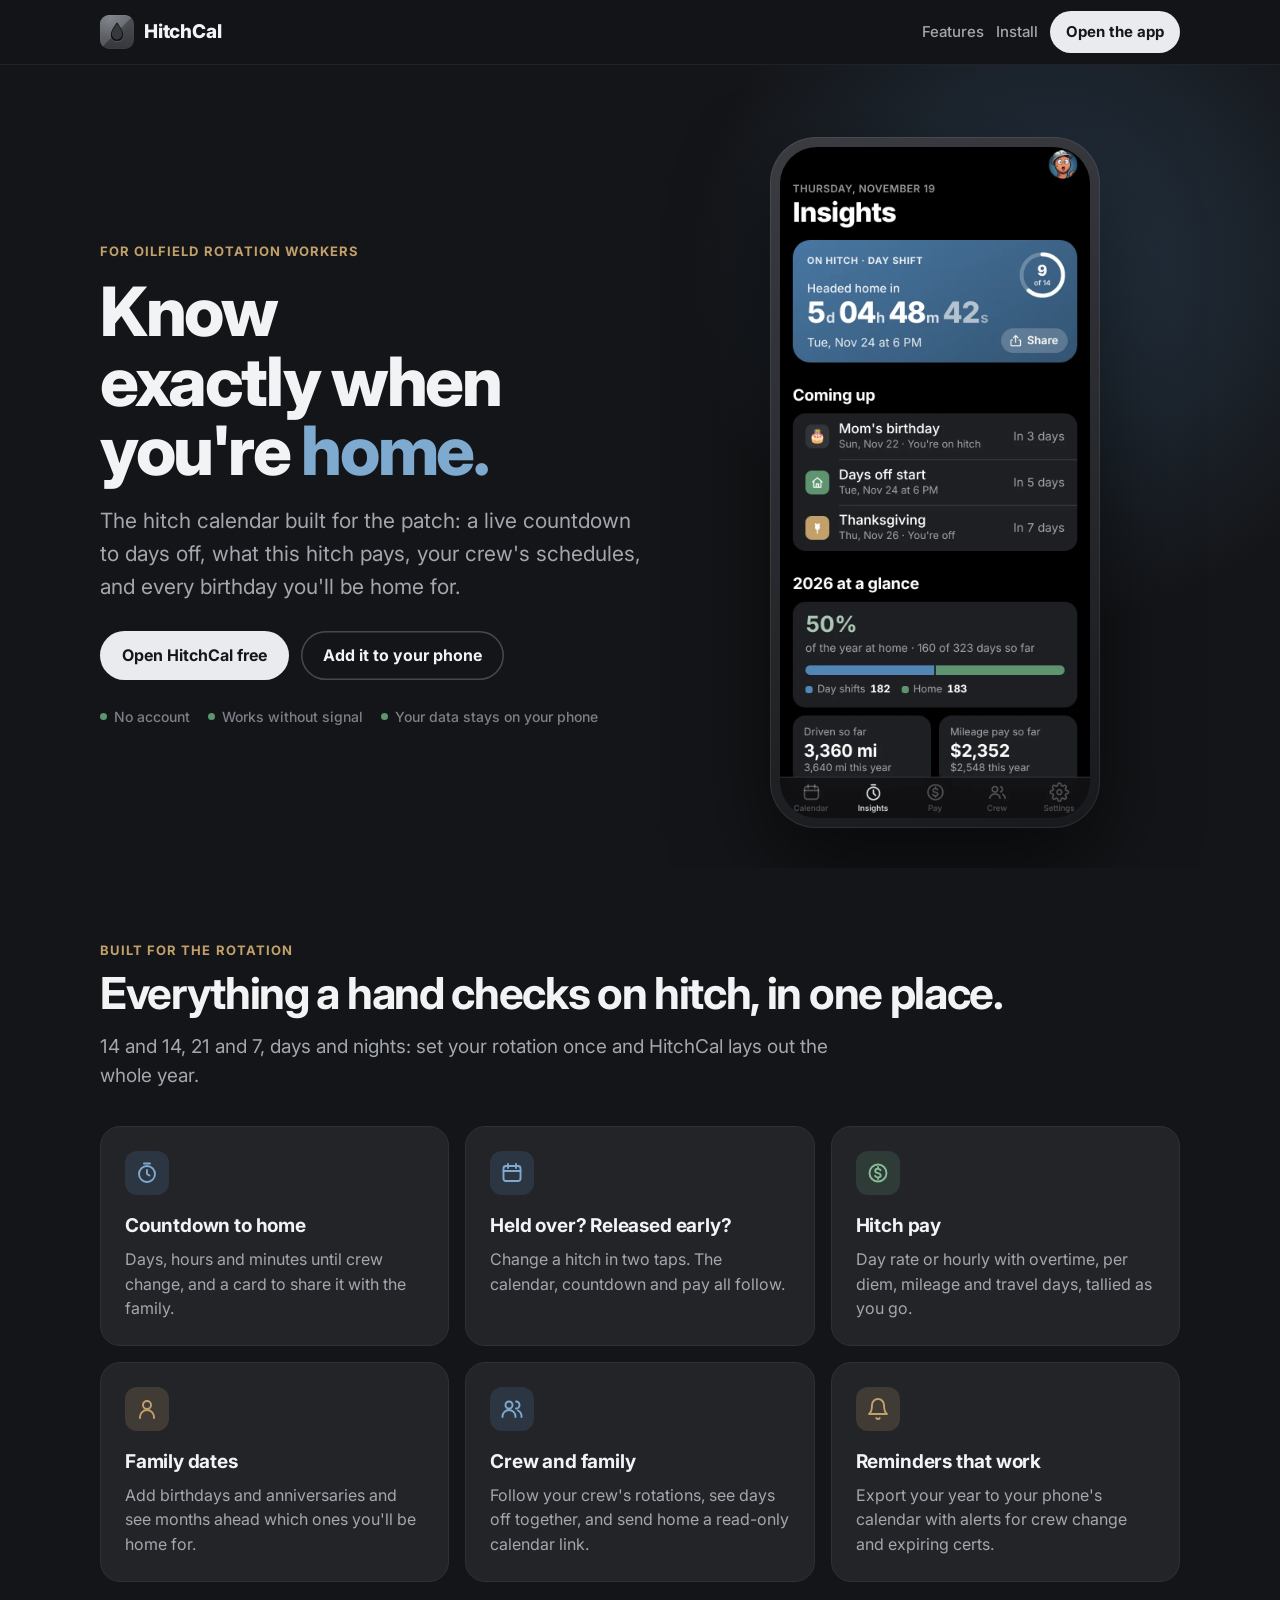
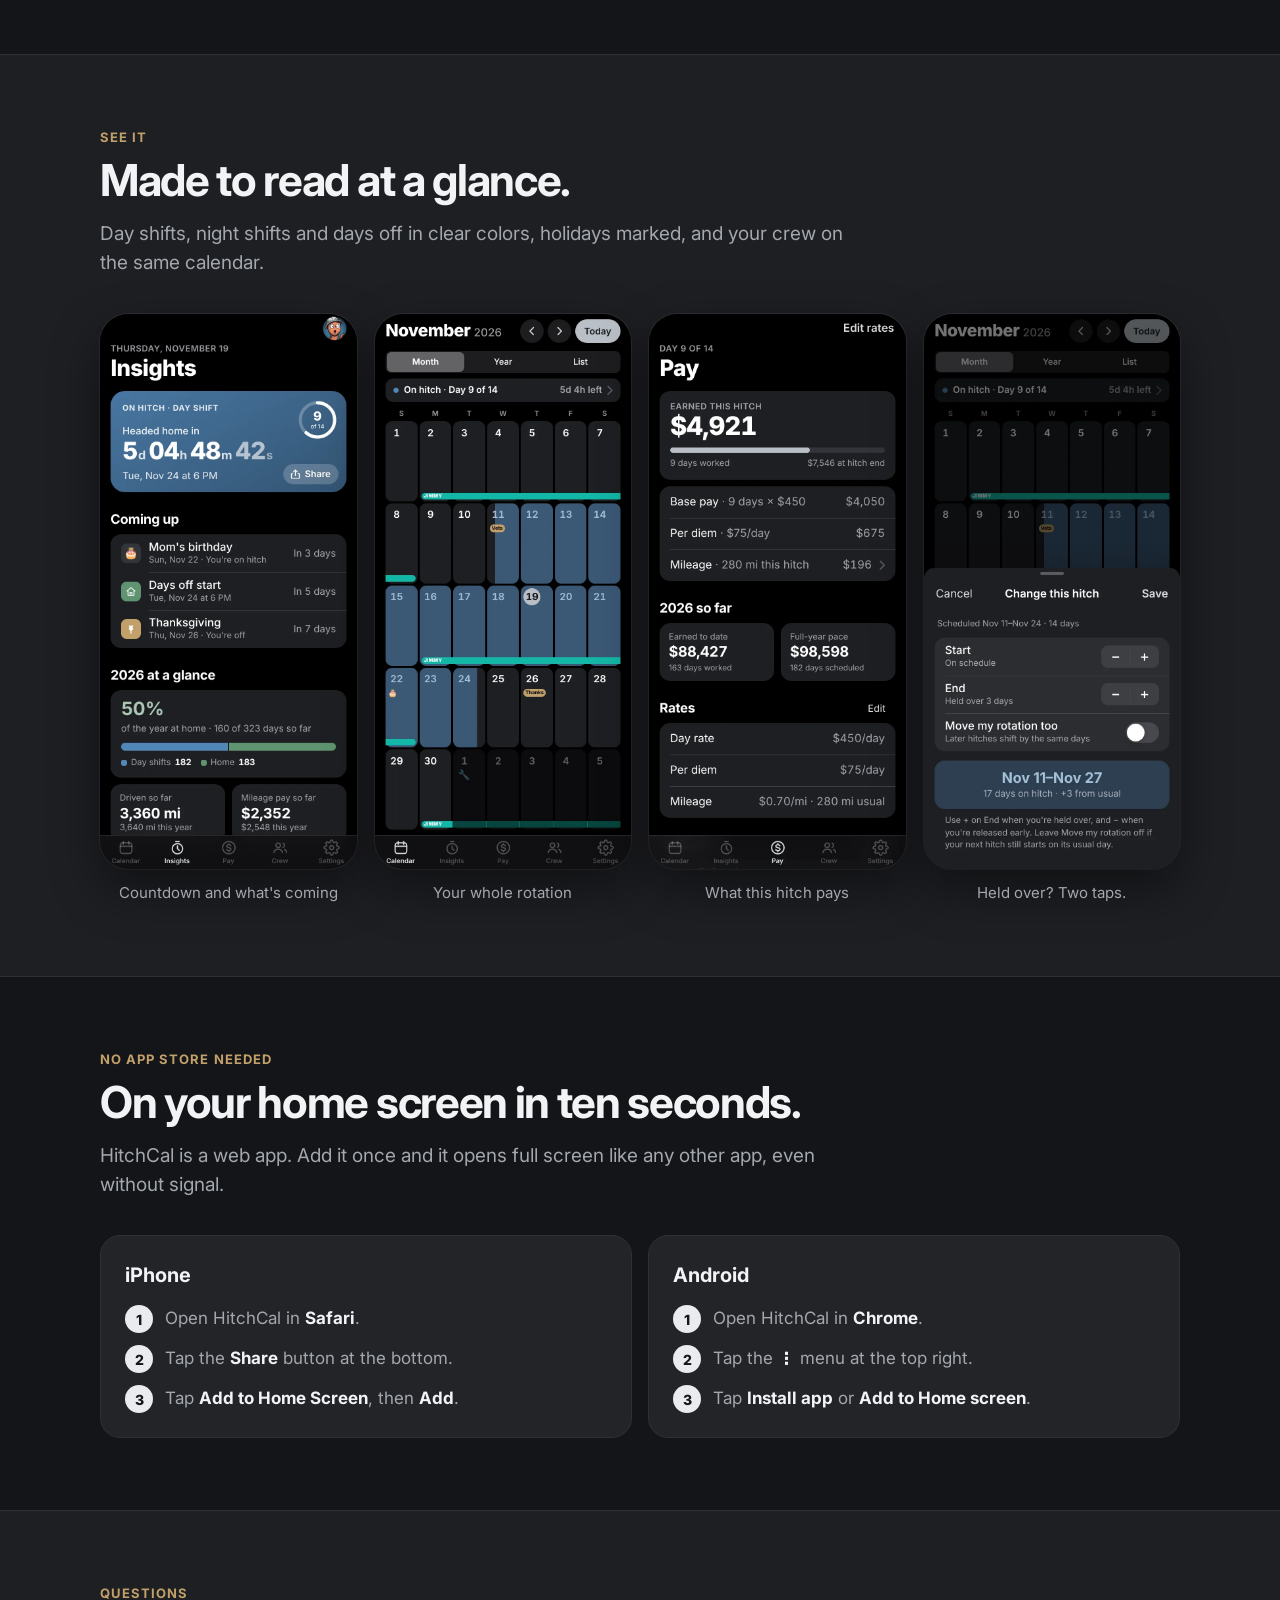
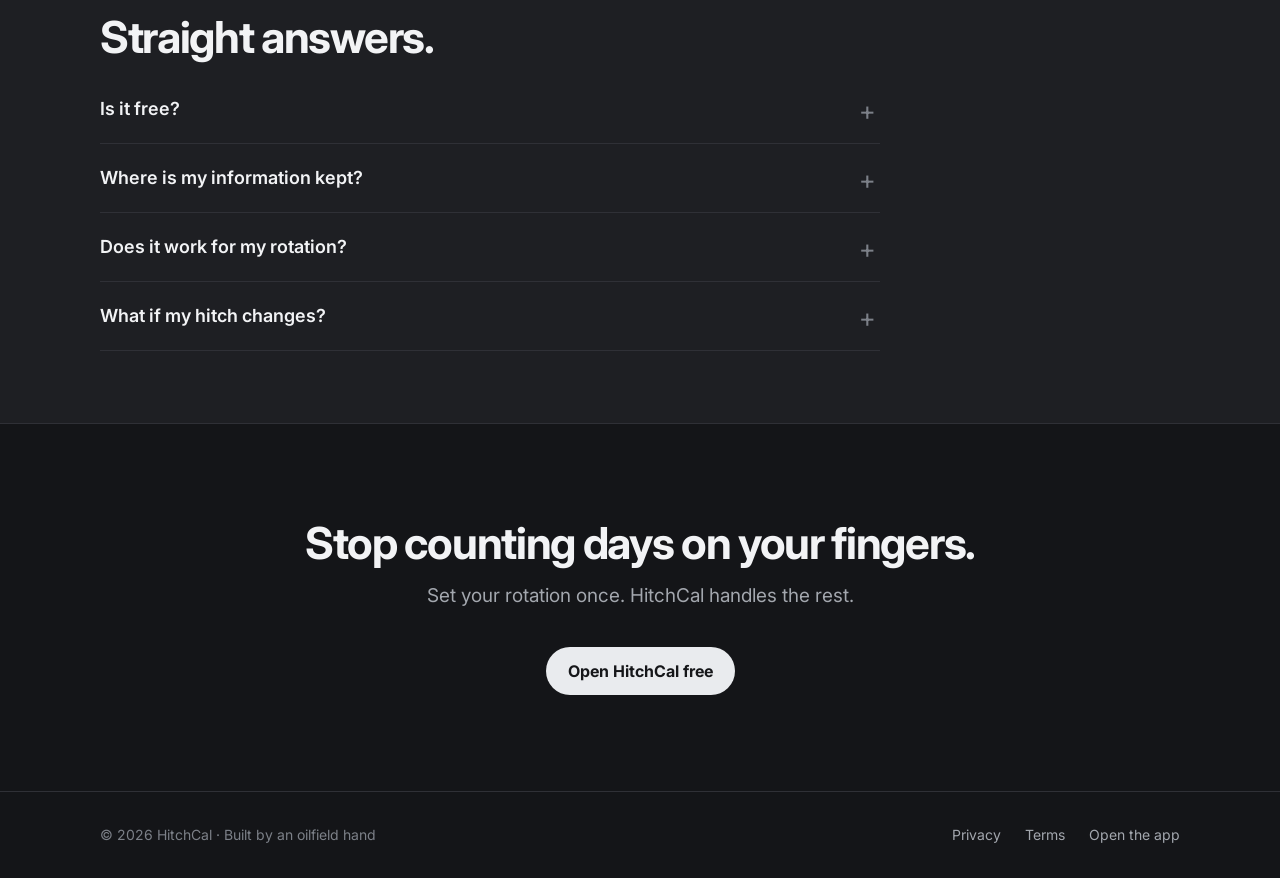
<file: landing.html>
<!doctype html>
<html lang="en">
<head>
<meta charset="utf-8">
<meta name="viewport" content="width=device-width, initial-scale=1, viewport-fit=cover">
<title>HitchCal: the hitch calendar for rotation workers</title>
<meta name="description" content="A live countdown to days off, hitch pay, crew schedules and family dates. Built for oilfield rotation workers. Free, private, works offline.">
<meta name="theme-color" content="#1E1F23">
<meta property="og:site_name" content="HitchCal">
<meta property="og:title" content="HitchCal: know exactly when you're home">
<meta property="og:description" content="Rotation schedule, countdown to days off and hitch pay for oilfield and rotation workers.">
<meta property="og:type" content="website">
<meta property="og:url" content="https://hvrl3y.github.io/Hitchcal/landing.html">
<meta property="og:image" content="https://hvrl3y.github.io/Hitchcal/og-5fd8b512.jpg">
<meta property="og:image:type" content="image/jpeg">
<meta property="og:image:width" content="1200">
<meta property="og:image:height" content="630">
<meta property="og:image:alt" content="The HitchCal icon and the words: know exactly when you're home">
<meta name="twitter:card" content="summary_large_image">
<meta name="twitter:image" content="https://hvrl3y.github.io/Hitchcal/og-5fd8b512.jpg">
<link rel="icon" href="favicon.svg?v=3c9cde7e" type="image/svg+xml">
<link rel="apple-touch-icon" href="apple-touch-icon.png?v=c868d300">
<link rel="preconnect" href="https://fonts.googleapis.com">
<link rel="stylesheet" href="https://fonts.googleapis.com/css2?family=Inter:wght@400;500;600;700;800&display=swap">
<style>
:root{
  color-scheme:dark;
  --bg:#141518;--bg2:#1E1F23;--card:#232428;--line:#2F3036;--fg:#F2F3F5;--muted:#A3A7AE;--dim:#7C8088;
  --steel:#5287B8;--steel-2:#7FAAD0;--brass:#C2A06A;--sage:#5E9470;--btn:#E9EBEE;--btn-ink:#16171A;
  --r:20px;
}
*{box-sizing:border-box}
html{scroll-behavior:smooth}
@media (prefers-reduced-motion:reduce){html{scroll-behavior:auto}}
body{margin:0;background:var(--bg);color:var(--fg);font:17px/1.55 Inter,-apple-system,BlinkMacSystemFont,"Segoe UI",system-ui,sans-serif;-webkit-font-smoothing:antialiased}
a{color:inherit}
img{max-width:100%;display:block}
.wrap{max-width:1120px;margin:0 auto;padding-left:max(20px,env(safe-area-inset-left,0px));padding-right:max(20px,env(safe-area-inset-right,0px))}
/* nav */
.nav{position:sticky;top:0;z-index:10;background:rgba(20,21,24,.82);backdrop-filter:saturate(1.4) blur(14px);-webkit-backdrop-filter:saturate(1.4) blur(14px);border-bottom:1px solid rgba(255,255,255,.06);padding-top:env(safe-area-inset-top,0px)}
.nav .wrap{display:flex;align-items:center;gap:12px;height:64px}
.brand{display:flex;align-items:center;gap:10px;font-weight:800;font-size:19px;text-decoration:none;letter-spacing:-.01em}
.brand img{width:34px;height:34px;border-radius:9px}
.nav .sp{flex:1}
.nav a.link{color:var(--muted);text-decoration:none;font-weight:500;font-size:15px}
.nav a.link:hover{color:var(--fg)}
.btn{display:inline-flex;align-items:center;justify-content:center;gap:8px;border-radius:999px;padding:12px 22px;font-weight:700;font-size:16px;text-decoration:none;background:var(--btn);color:var(--btn-ink);transition:transform .15s}
.btn:hover{transform:translateY(-1px)}
.btn.sm{padding:9px 16px;font-size:15px}
.btn.ghost{background:transparent;color:var(--fg);box-shadow:inset 0 0 0 1.5px rgba(255,255,255,.22)}
@media (max-width:560px){.nav a.link{display:none}}
/* hero */
.hero{padding:72px 0 40px;position:relative;overflow:hidden}
.hero::before{content:"";position:absolute;inset:-20% -10% auto auto;width:720px;height:720px;background:radial-gradient(closest-side,rgba(82,135,184,.28),rgba(82,135,184,0));pointer-events:none}
.hero .wrap{display:grid;grid-template-columns:1.05fr .95fr;gap:48px;align-items:center;position:relative}
.eyebrow{display:inline-block;font-size:13px;font-weight:700;letter-spacing:.08em;text-transform:uppercase;color:var(--brass);margin-bottom:16px}
h1{font-size:clamp(40px,6.4vw,68px);line-height:1.02;letter-spacing:-.035em;margin:0 0 20px;text-wrap:balance;font-weight:800}
h1 em{font-style:normal;color:var(--steel-2)}
.lede{font-size:clamp(18px,2.2vw,21px);color:var(--muted);max-width:34em;margin:0 0 28px}
.ctas{display:flex;flex-wrap:wrap;gap:12px;align-items:center}
.trust{display:flex;flex-wrap:wrap;gap:8px 18px;margin-top:26px;color:var(--dim);font-size:14px;font-weight:500}
.trust span{display:inline-flex;align-items:center;gap:7px}
.trust i{width:7px;height:7px;border-radius:50%;background:var(--sage)}
.phone{width:min(330px,78vw);margin:0 auto;border-radius:46px;padding:10px;background:linear-gradient(160deg,#3A3C42,#18191C);box-shadow:0 40px 90px rgba(0,0,0,.55),inset 0 0 0 1px rgba(255,255,255,.08)}
.phone img{border-radius:37px;width:100%;height:auto}
@media (max-width:860px){.hero{padding-top:44px}.hero .wrap{grid-template-columns:1fr;gap:40px}.hero .copy{text-align:left}}
/* sections */
section{padding:72px 0}
.sec-k{font-size:13px;font-weight:700;letter-spacing:.08em;text-transform:uppercase;color:var(--brass);margin:0 0 10px}
h2{font-size:clamp(30px,4.2vw,44px);line-height:1.08;letter-spacing:-.03em;margin:0 0 14px;text-wrap:balance}
.sec-lede{color:var(--muted);font-size:19px;max-width:40em;margin:0 0 36px}
.feats{display:grid;grid-template-columns:repeat(3,minmax(0,1fr));gap:16px}
.feat{background:var(--card);border:1px solid var(--line);border-radius:var(--r);padding:24px;min-width:0}
.feat .ic{width:44px;height:44px;border-radius:12px;display:grid;place-items:center;margin-bottom:16px;background:rgba(82,135,184,.18);color:var(--steel-2)}
.feat .ic.b{background:rgba(194,160,106,.18);color:var(--brass)}
.feat .ic.g{background:rgba(94,148,112,.2);color:#86BC97}
.feat .ic svg{width:24px;height:24px}
.feat h3{font-size:19px;margin:0 0 6px;letter-spacing:-.01em}
.feat p{margin:0;color:var(--muted);font-size:16px}
@media (max-width:900px){.feats{grid-template-columns:repeat(2,minmax(0,1fr))}}
@media (max-width:600px){.feats{grid-template-columns:1fr}}
.shots{display:grid;grid-template-columns:repeat(4,minmax(0,1fr));gap:18px}
.shot{margin:0}
.shot img{border-radius:28px;box-shadow:0 20px 50px rgba(0,0,0,.45),0 0 0 1px rgba(255,255,255,.07);width:100%;height:auto}
.shot figcaption{color:var(--muted);font-size:15px;margin-top:12px;text-align:center}
@media (max-width:900px){.shots{grid-template-columns:none;grid-auto-flow:column;grid-auto-columns:min(240px,64vw);overflow-x:auto;scroll-snap-type:x mandatory;padding-bottom:12px;margin-right:calc(-1 * max(20px,env(safe-area-inset-right,0px)))}.shot{scroll-snap-align:start}}
.band{background:var(--bg2);border-top:1px solid var(--line);border-bottom:1px solid var(--line)}
.install{display:grid;grid-template-columns:1fr 1fr;gap:16px}
.how{background:var(--card);border:1px solid var(--line);border-radius:var(--r);padding:24px;min-width:0}
.how h3{margin:0 0 14px;font-size:20px;display:flex;align-items:center;gap:10px}
.how ol{margin:0;padding:0;list-style:none;display:grid;gap:12px;counter-reset:s}
.how li{display:flex;gap:12px;align-items:flex-start;color:var(--muted);counter-increment:s}
.how li::before{content:counter(s);flex:0 0 28px;height:28px;border-radius:50%;display:grid;place-items:center;background:var(--btn);color:var(--btn-ink);font-weight:800;font-size:14px}
.how li b{color:var(--fg)}
@media (max-width:760px){.install{grid-template-columns:1fr}}
.faq details,.faq .sec-k,.faq h2{max-width:780px}
details{border-bottom:1px solid var(--line);padding:4px 0}
summary{cursor:pointer;list-style:none;padding:16px 36px 16px 0;font-weight:600;font-size:18px;position:relative}
summary::-webkit-details-marker{display:none}
summary::after{content:"+";position:absolute;right:4px;top:12px;font-size:26px;font-weight:400;color:var(--dim)}
details[open] summary::after{content:"–"}
details p{margin:0 0 18px;color:var(--muted)}
.final{text-align:center;padding:96px 0}
.final h2{max-width:16em;margin-left:auto;margin-right:auto}
.final .sec-lede{margin-left:auto;margin-right:auto}
.final .ctas{justify-content:center}
footer{border-top:1px solid var(--line);padding:32px 0 calc(32px + env(safe-area-inset-bottom,0px));color:var(--dim);font-size:14px}
footer .wrap{display:flex;flex-wrap:wrap;gap:12px 24px;align-items:center}
footer .sp{flex:1}
footer a{color:var(--muted);text-decoration:none}
footer a:hover{color:var(--fg)}
</style>
</head>
<body>
<header class="nav"><div class="wrap">
  <a class="brand" href="#top"><img src="favicon.svg" alt="">HitchCal</a>
  <span class="sp"></span>
  <a class="link" href="#features">Features</a>
  <a class="link" href="#install">Install</a>
  <a class="btn sm" href="./">Open the app</a>
</div></header>

<main id="top">
  <div class="hero"><div class="wrap">
    <div class="copy">
      <span class="eyebrow">For oilfield rotation workers</span>
      <h1>Know exactly when you're <em>home.</em></h1>
      <p class="lede">The hitch calendar built for the patch: a live countdown to days off, what this hitch pays, your crew's schedules, and every birthday you'll be home for.</p>
      <div class="ctas"><a class="btn" href="./">Open HitchCal free</a><a class="btn ghost" href="#install">Add it to your phone</a></div>
      <div class="trust"><span><i></i>No account</span><span><i></i>Works without signal</span><span><i></i>Your data stays on your phone</span></div>
    </div>
    <div class="phone"><img src="landing/shot-insights.webp" alt="HitchCal showing a countdown: headed home in 5 days, with coming up events and a year at a glance" width="390" height="844"></div>
  </div></div>

  <section id="features"><div class="wrap">
    <p class="sec-k">Built for the rotation</p>
    <h2>Everything a hand checks on hitch, in one place.</h2>
    <p class="sec-lede">14 and 14, 21 and 7, days and nights: set your rotation once and HitchCal lays out the whole year.</p>
    <div class="feats">
      <div class="feat"><div class="ic"><svg viewBox="0 0 24 24" fill="none" stroke="currentColor" stroke-width="1.9" stroke-linecap="round" stroke-linejoin="round"><circle cx="12" cy="13" r="8"/><path d="M12 9v4l2.5 1.5M9 2.5h6"/></svg></div><h3>Countdown to home</h3><p>Days, hours and minutes until crew change, and a card to share it with the family.</p></div>
      <div class="feat"><div class="ic"><svg viewBox="0 0 24 24" fill="none" stroke="currentColor" stroke-width="1.9" stroke-linecap="round" stroke-linejoin="round"><rect x="3.5" y="5" width="17" height="15" rx="2.5"/><path d="M3.5 10h17M8 3v4M16 3v4"/></svg></div><h3>Held over? Released early?</h3><p>Change a hitch in two taps. The calendar, countdown and pay all follow.</p></div>
      <div class="feat"><div class="ic g"><svg viewBox="0 0 24 24" fill="none" stroke="currentColor" stroke-width="1.9" stroke-linecap="round" stroke-linejoin="round"><circle cx="12" cy="12" r="8.5"/><path d="M14.5 9.2c-.5-.9-1.5-1.4-2.6-1.4-1.6 0-2.7.9-2.7 2.1 0 2.9 5.5 1.6 5.5 4.3 0 1.3-1.2 2.2-2.8 2.2-1.2 0-2.3-.6-2.8-1.6M12 6v1.8M12 16.4V18"/></svg></div><h3>Hitch pay</h3><p>Day rate or hourly with overtime, per diem, mileage and travel days, tallied as you go.</p></div>
      <div class="feat"><div class="ic b"><svg viewBox="0 0 24 24" fill="none" stroke="currentColor" stroke-width="1.9" stroke-linecap="round" stroke-linejoin="round"><path d="M5 21v-1a7 7 0 0 1 14 0v1"/><circle cx="12" cy="8" r="4"/></svg></div><h3>Family dates</h3><p>Add birthdays and anniversaries and see months ahead which ones you'll be home for.</p></div>
      <div class="feat"><div class="ic"><svg viewBox="0 0 24 24" fill="none" stroke="currentColor" stroke-width="1.9" stroke-linecap="round" stroke-linejoin="round"><circle cx="9" cy="8" r="3.5"/><path d="M2.5 20v-.5A6.5 6.5 0 0 1 9 13a6.5 6.5 0 0 1 6.5 6.5v.5M16 4.5a3.5 3.5 0 0 1 0 7M18 13.5a6.5 6.5 0 0 1 3.5 6v.5"/></svg></div><h3>Crew and family</h3><p>Follow your crew's rotations, see days off together, and send home a read-only calendar link.</p></div>
      <div class="feat"><div class="ic b"><svg viewBox="0 0 24 24" fill="none" stroke="currentColor" stroke-width="1.9" stroke-linecap="round" stroke-linejoin="round"><path d="M6 8a6 6 0 0 1 12 0c0 7 3 9 3 9H3s3-2 3-9M10.3 21a1.9 1.9 0 0 0 3.4 0"/></svg></div><h3>Reminders that work</h3><p>Export your year to your phone's calendar with alerts for crew change and expiring certs.</p></div>
    </div>
  </div></section>

  <section class="band"><div class="wrap">
    <p class="sec-k">See it</p>
    <h2>Made to read at a glance.</h2>
    <p class="sec-lede">Day shifts, night shifts and days off in clear colors, holidays marked, and your crew on the same calendar.</p>
    <div class="shots">
      <figure class="shot"><img src="landing/shot-insights.webp" alt="Insights screen with countdown" loading="lazy" width="390" height="844"><figcaption>Countdown and what's coming</figcaption></figure>
      <figure class="shot"><img src="landing/shot-calendar.webp" alt="Month calendar with hitches, holidays and a crew member's schedule" loading="lazy" width="390" height="844"><figcaption>Your whole rotation</figcaption></figure>
      <figure class="shot"><img src="landing/shot-pay.webp" alt="Pay screen showing earnings this hitch and this year" loading="lazy" width="390" height="844"><figcaption>What this hitch pays</figcaption></figure>
      <figure class="shot"><img src="landing/shot-change.webp" alt="Changing a hitch: held over 3 days" loading="lazy" width="390" height="844"><figcaption>Held over? Two taps.</figcaption></figure>
    </div>
  </div></section>

  <section id="install"><div class="wrap">
    <p class="sec-k">No app store needed</p>
    <h2>On your home screen in ten seconds.</h2>
    <p class="sec-lede">HitchCal is a web app. Add it once and it opens full screen like any other app, even without signal.</p>
    <div class="install">
      <div class="how"><h3>iPhone</h3><ol><li><span>Open HitchCal in <b>Safari</b>.</span></li><li><span>Tap the <b>Share</b> button at the bottom.</span></li><li><span>Tap <b>Add to Home Screen</b>, then <b>Add</b>.</span></li></ol></div>
      <div class="how"><h3>Android</h3><ol><li><span>Open HitchCal in <b>Chrome</b>.</span></li><li><span>Tap the <b>⋮</b> menu at the top right.</span></li><li><span>Tap <b>Install app</b> or <b>Add to Home screen</b>.</span></li></ol></div>
    </div>
  </div></section>

  <section class="band"><div class="wrap faq">
    <p class="sec-k">Questions</p>
    <h2>Straight answers.</h2>
    <details><summary>Is it free?</summary><p>Yes. Everything you see here is free to use.</p></details>
    <details><summary>Where is my information kept?</summary><p>On your phone only. There's no account and nothing is uploaded. You can back it up to a file any time.</p></details>
    <details><summary>Does it work for my rotation?</summary><p>Any even or uneven rotation works: 14/14, 21/7, 28/28, 7/7 days and nights, and more. Set your start date and shift times once.</p></details>
    <details><summary>What if my hitch changes?</summary><p>Tap the day, then change the hitch: held over, released early, started late, sick days and call-ins. Everything recalculates.</p></details>
  </div></section>

  <section class="final"><div class="wrap">
    <h2>Stop counting days on your fingers.</h2>
    <p class="sec-lede">Set your rotation once. HitchCal handles the rest.</p>
    <div class="ctas"><a class="btn" href="./">Open HitchCal free</a></div>
  </div></section>
</main>

<footer><div class="wrap">
  <span>© 2026 HitchCal · Built by an oilfield hand</span>
  <span class="sp"></span>
  <a href="privacy.html">Privacy</a>
  <a href="terms.html">Terms</a>
  <a href="./">Open the app</a>
</div></footer>
</body>
</html>
</file>
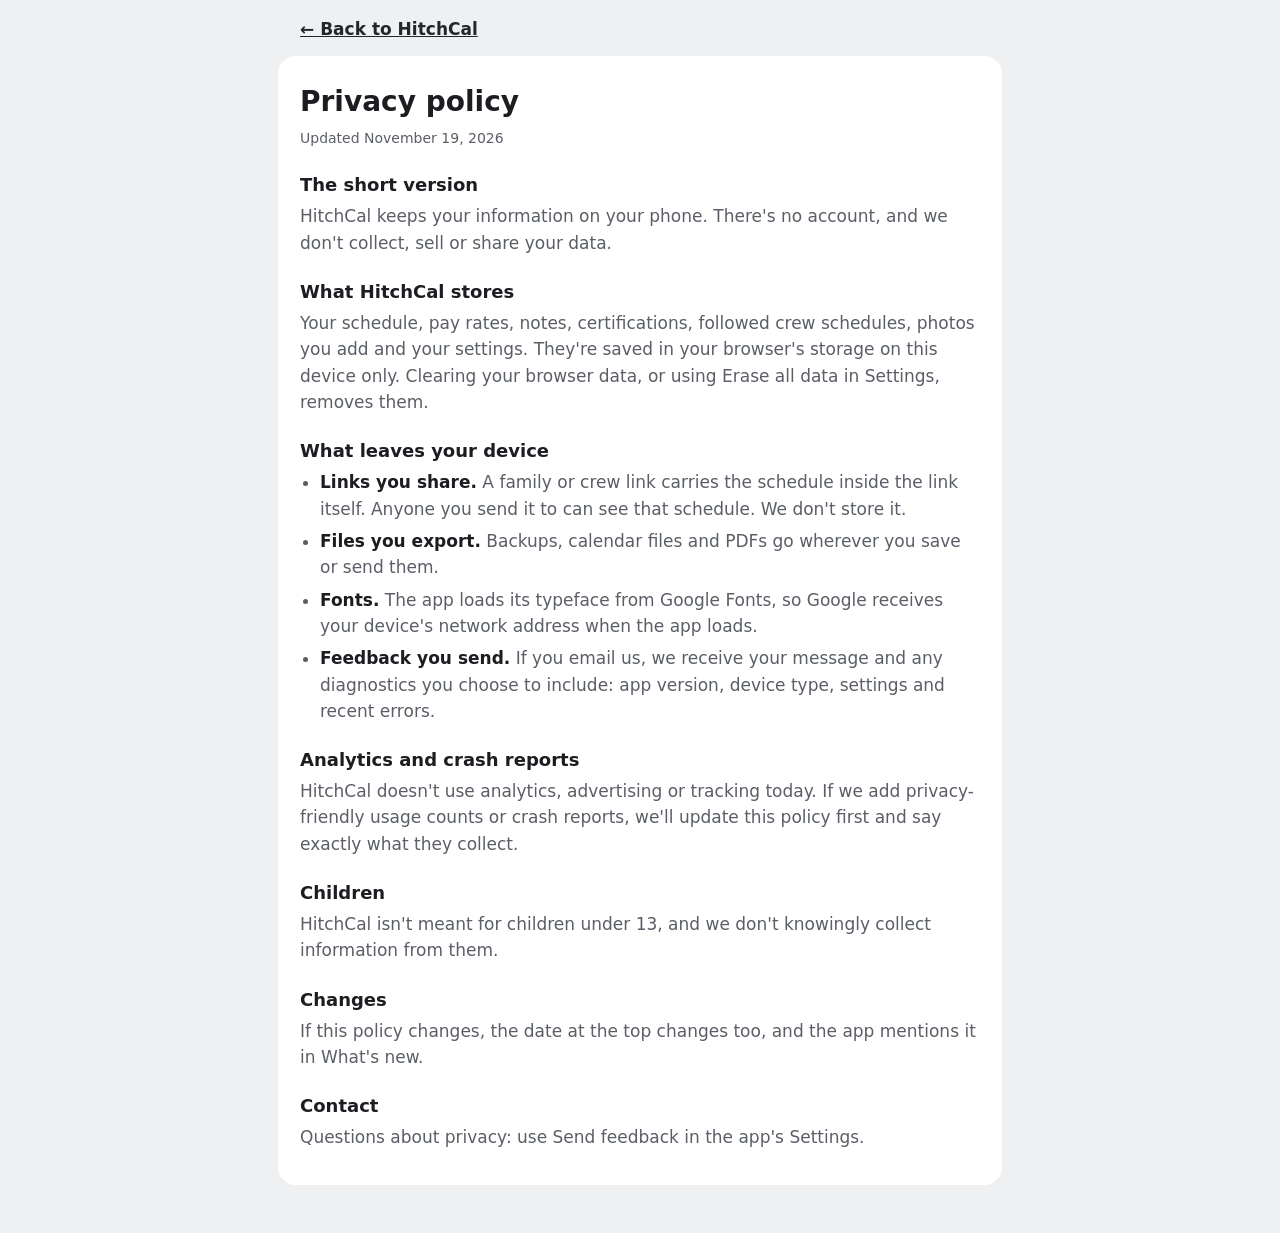
<file: privacy.html>
<!doctype html>
<html lang="en">
<head>
<meta charset="utf-8">
<meta name="viewport" content="width=device-width, initial-scale=1, viewport-fit=cover">
<title>Privacy policy · HitchCal</title>
<link rel="icon" href="favicon.svg" type="image/svg+xml">
<style>
:root{color-scheme:light;--bg:#EFF0F2;--card:#FFFFFF;--fg:#1C1D21;--muted:#5A5E66;--link:#24262A}
@media (prefers-color-scheme:dark){:root{color-scheme:dark;--bg:#000000;--card:#1E1F23;--fg:#F2F3F5;--muted:#A3A7AE;--link:#D9DCE1}}
body{margin:0;background:var(--bg);color:var(--fg);font:17px/1.55 -apple-system,BlinkMacSystemFont,"Segoe UI",Inter,system-ui,sans-serif;padding:max(16px,env(safe-area-inset-top,0px)) max(16px,env(safe-area-inset-right,0px)) 48px max(16px,env(safe-area-inset-left,0px))}
main{max-width:680px;margin:0 auto;background:var(--card);border-radius:18px;padding:24px 22px}
h1{font-size:28px;margin:0 0 4px;text-wrap:balance}h3{font-size:18px;margin:22px 0 4px}
p,ul{margin:0 0 10px;color:var(--muted)}ul{padding-left:20px}li{margin-bottom:6px}b{color:var(--fg)}
.legal-date{font-size:14px}a{color:var(--link);font-weight:600}
nav{max-width:680px;margin:0 auto 14px}
</style>
</head>
<body>
<nav><a href="./">← Back to HitchCal</a></nav>
<main><h1>Privacy policy</h1>
<p class="legal-date">Updated November 19, 2026</p><h3>The short version</h3><p>HitchCal keeps your information on your phone. There's no account, and we don't collect, sell or share your data.</p><h3>What HitchCal stores</h3><p>Your schedule, pay rates, notes, certifications, followed crew schedules, photos you add and your settings. They're saved in your browser's storage on this device only. Clearing your browser data, or using Erase all data in Settings, removes them.</p><h3>What leaves your device</h3><ul><li><b>Links you share.</b> A family or crew link carries the schedule inside the link itself. Anyone you send it to can see that schedule. We don't store it.</li><li><b>Files you export.</b> Backups, calendar files and PDFs go wherever you save or send them.</li><li><b>Fonts.</b> The app loads its typeface from Google Fonts, so Google receives your device's network address when the app loads.</li><li><b>Feedback you send.</b> If you email us, we receive your message and any diagnostics you choose to include: app version, device type, settings and recent errors.</li></ul><h3>Analytics and crash reports</h3><p>HitchCal doesn't use analytics, advertising or tracking today. If we add privacy-friendly usage counts or crash reports, we'll update this policy first and say exactly what they collect.</p><h3>Children</h3><p>HitchCal isn't meant for children under 13, and we don't knowingly collect information from them.</p><h3>Changes</h3><p>If this policy changes, the date at the top changes too, and the app mentions it in What's new.</p><h3>Contact</h3><p>Questions about privacy: use Send feedback in the app's Settings.</p>
</main>
</body>
</html>
</file>
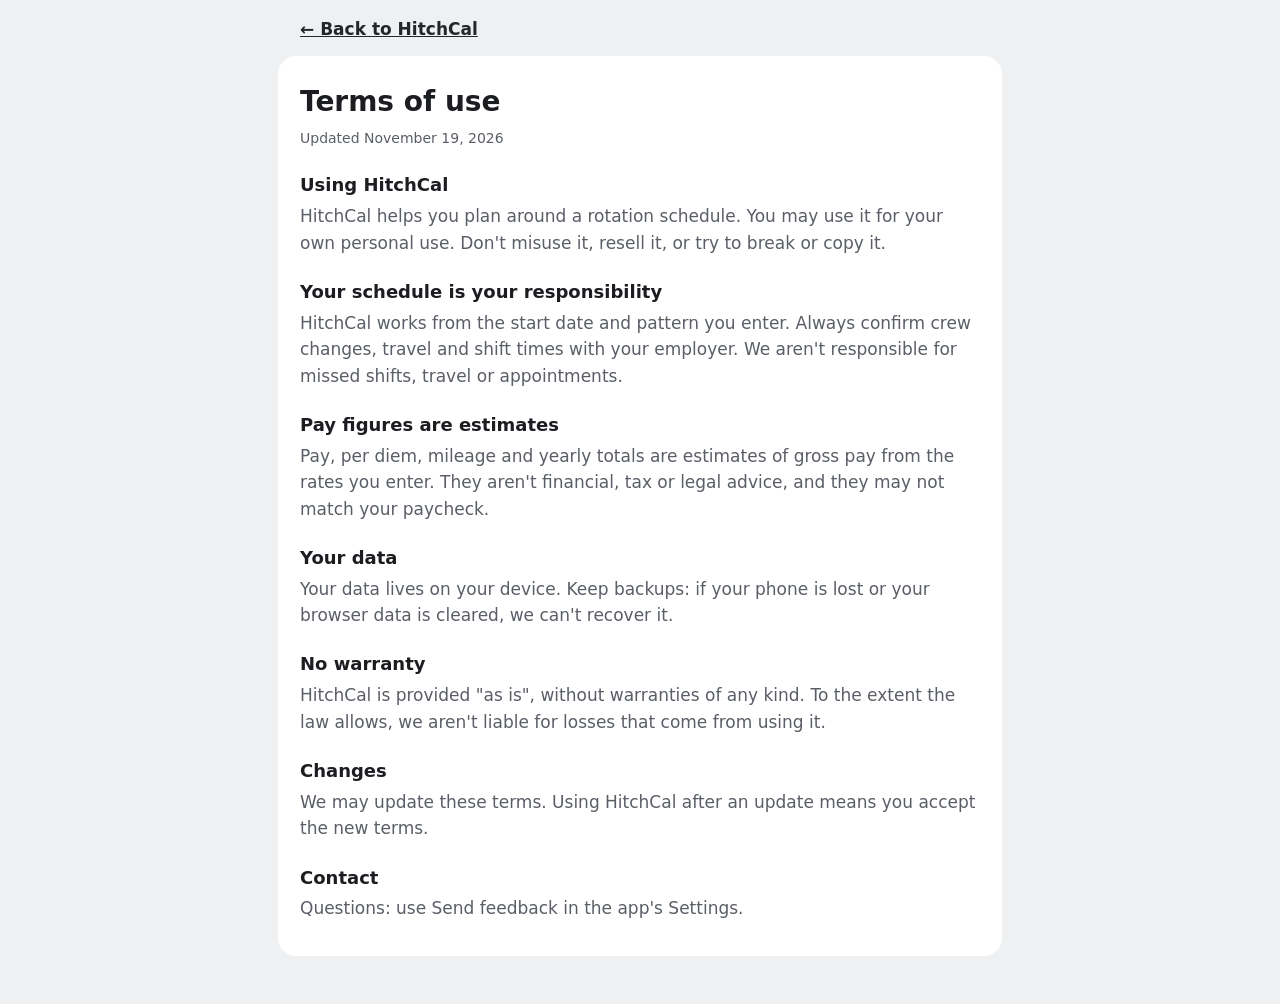
<file: terms.html>
<!doctype html>
<html lang="en">
<head>
<meta charset="utf-8">
<meta name="viewport" content="width=device-width, initial-scale=1, viewport-fit=cover">
<title>Terms of use · HitchCal</title>
<link rel="icon" href="favicon.svg" type="image/svg+xml">
<style>
:root{color-scheme:light;--bg:#EFF0F2;--card:#FFFFFF;--fg:#1C1D21;--muted:#5A5E66;--link:#24262A}
@media (prefers-color-scheme:dark){:root{color-scheme:dark;--bg:#000000;--card:#1E1F23;--fg:#F2F3F5;--muted:#A3A7AE;--link:#D9DCE1}}
body{margin:0;background:var(--bg);color:var(--fg);font:17px/1.55 -apple-system,BlinkMacSystemFont,"Segoe UI",Inter,system-ui,sans-serif;padding:max(16px,env(safe-area-inset-top,0px)) max(16px,env(safe-area-inset-right,0px)) 48px max(16px,env(safe-area-inset-left,0px))}
main{max-width:680px;margin:0 auto;background:var(--card);border-radius:18px;padding:24px 22px}
h1{font-size:28px;margin:0 0 4px;text-wrap:balance}h3{font-size:18px;margin:22px 0 4px}
p,ul{margin:0 0 10px;color:var(--muted)}ul{padding-left:20px}li{margin-bottom:6px}b{color:var(--fg)}
.legal-date{font-size:14px}a{color:var(--link);font-weight:600}
nav{max-width:680px;margin:0 auto 14px}
</style>
</head>
<body>
<nav><a href="./">← Back to HitchCal</a></nav>
<main><h1>Terms of use</h1>
<p class="legal-date">Updated November 19, 2026</p><h3>Using HitchCal</h3><p>HitchCal helps you plan around a rotation schedule. You may use it for your own personal use. Don't misuse it, resell it, or try to break or copy it.</p><h3>Your schedule is your responsibility</h3><p>HitchCal works from the start date and pattern you enter. Always confirm crew changes, travel and shift times with your employer. We aren't responsible for missed shifts, travel or appointments.</p><h3>Pay figures are estimates</h3><p>Pay, per diem, mileage and yearly totals are estimates of gross pay from the rates you enter. They aren't financial, tax or legal advice, and they may not match your paycheck.</p><h3>Your data</h3><p>Your data lives on your device. Keep backups: if your phone is lost or your browser data is cleared, we can't recover it.</p><h3>No warranty</h3><p>HitchCal is provided "as is", without warranties of any kind. To the extent the law allows, we aren't liable for losses that come from using it.</p><h3>Changes</h3><p>We may update these terms. Using HitchCal after an update means you accept the new terms.</p><h3>Contact</h3><p>Questions: use Send feedback in the app's Settings.</p>
</main>
</body>
</html>
</file>
